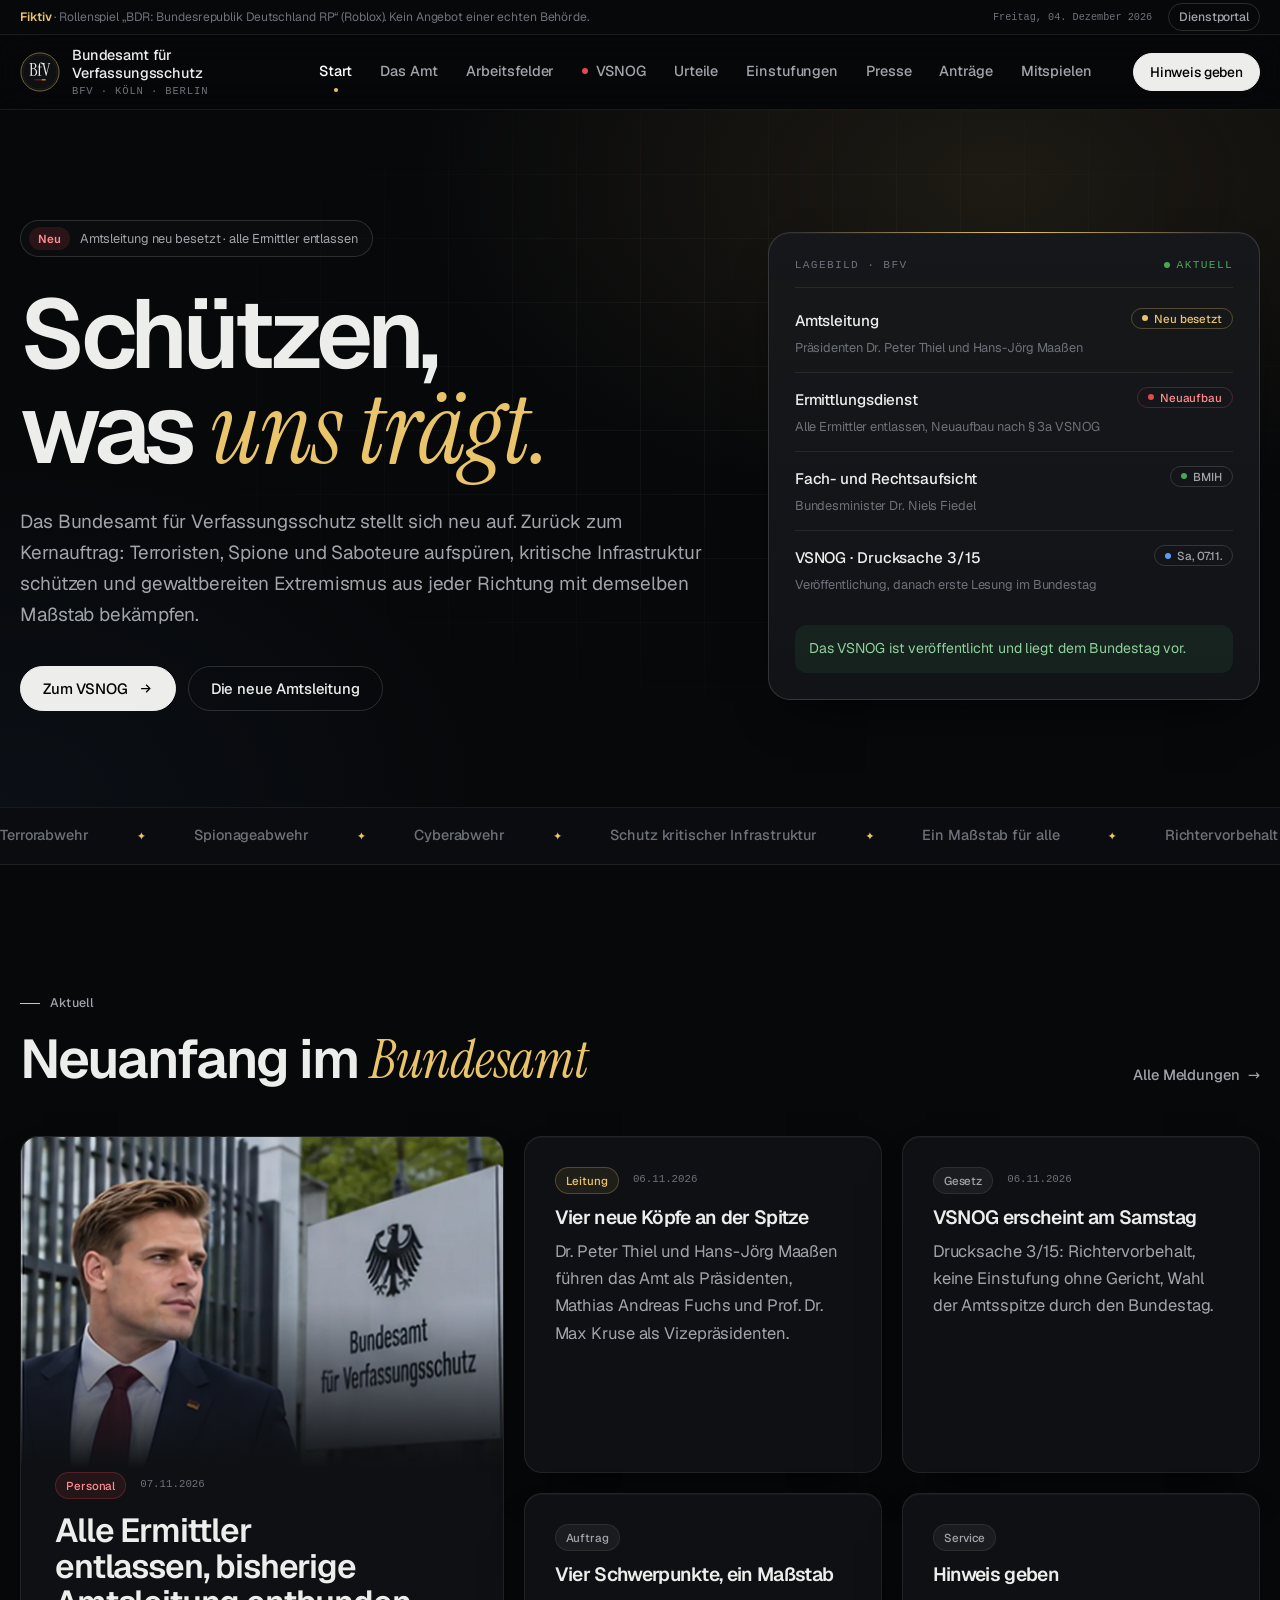
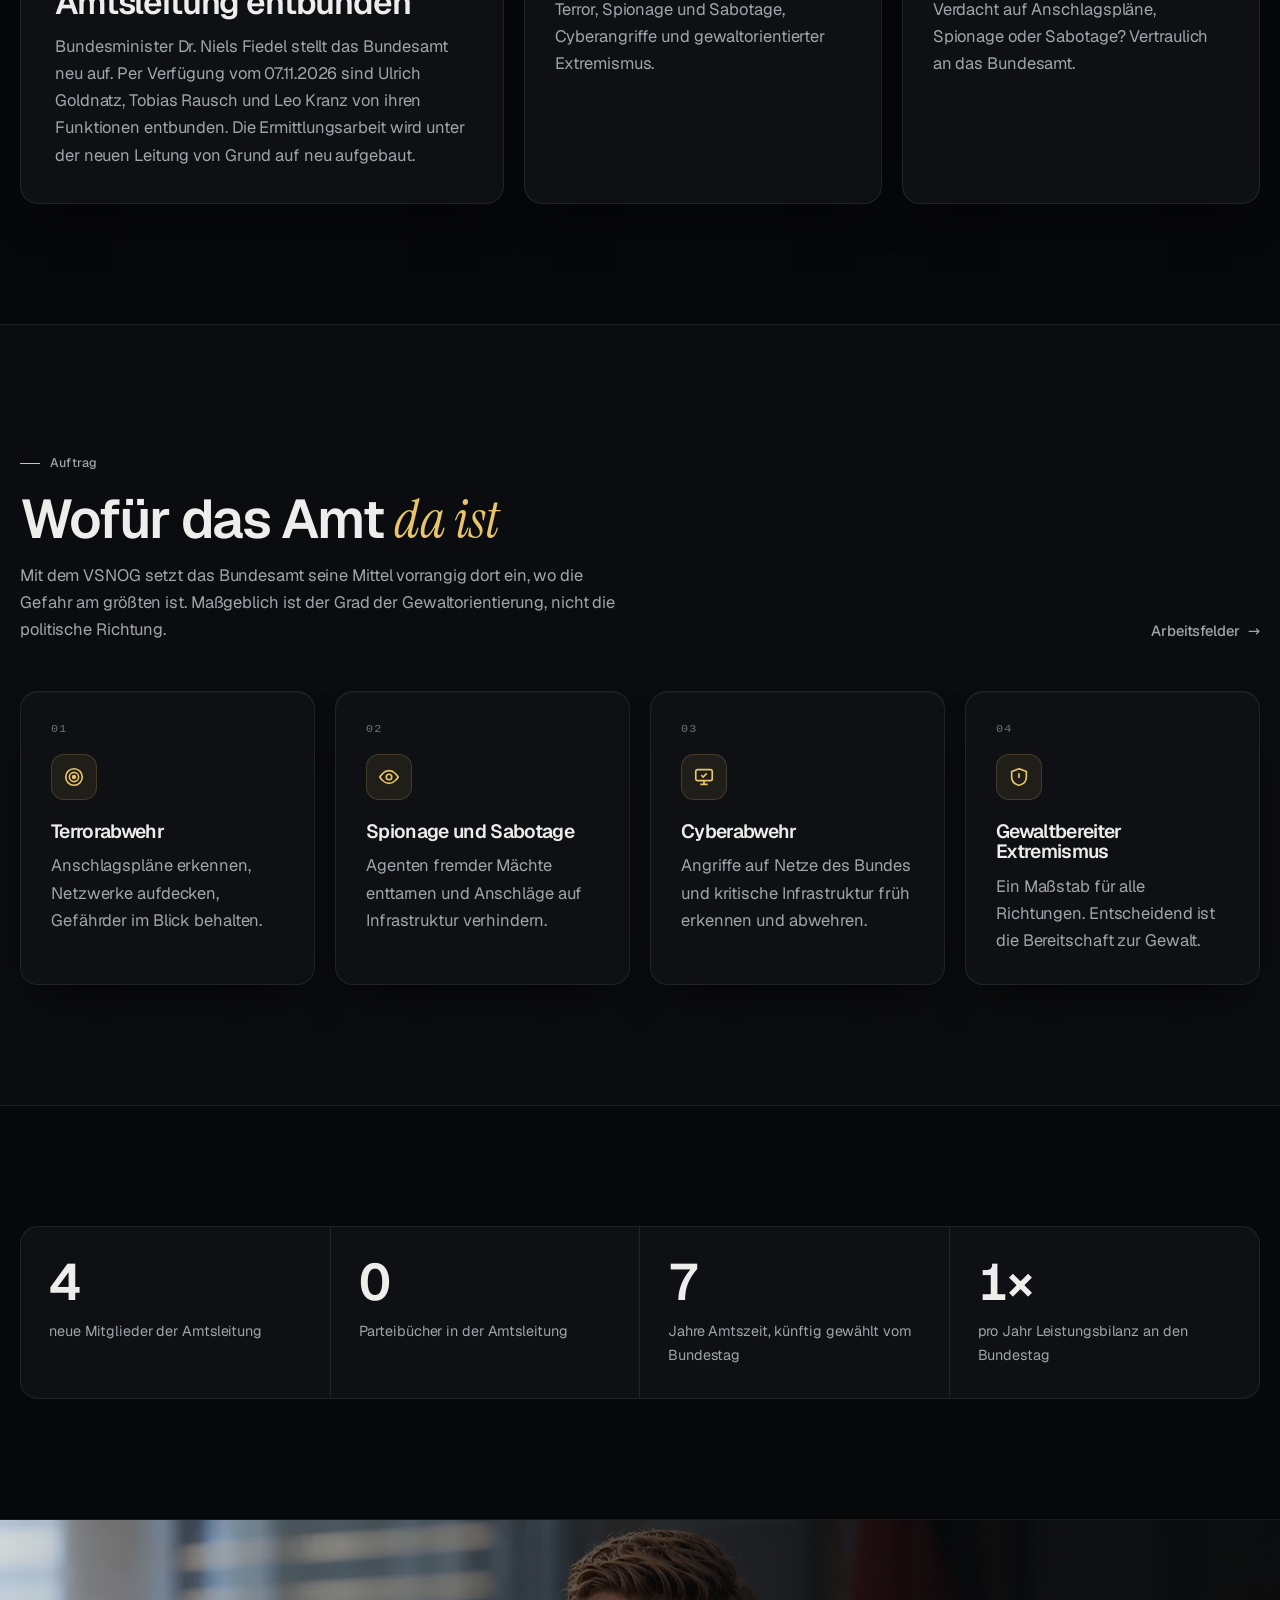
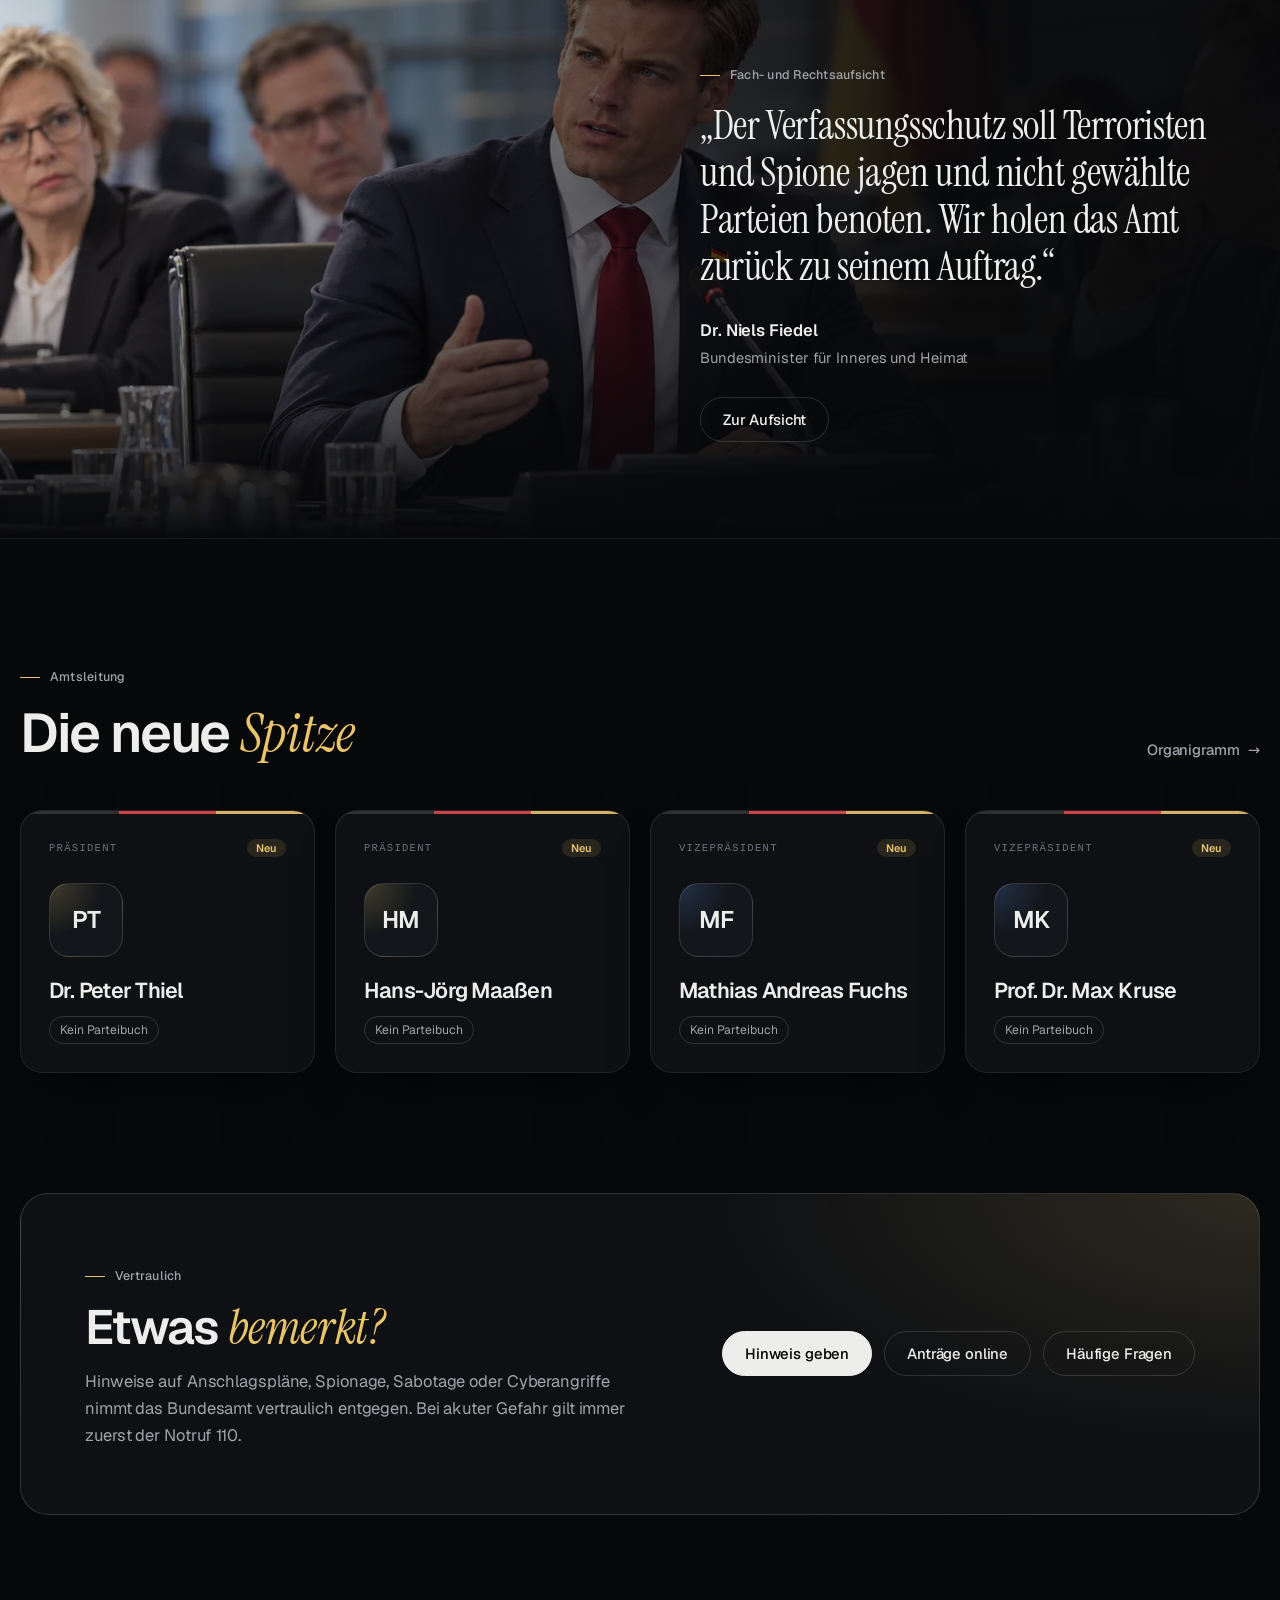
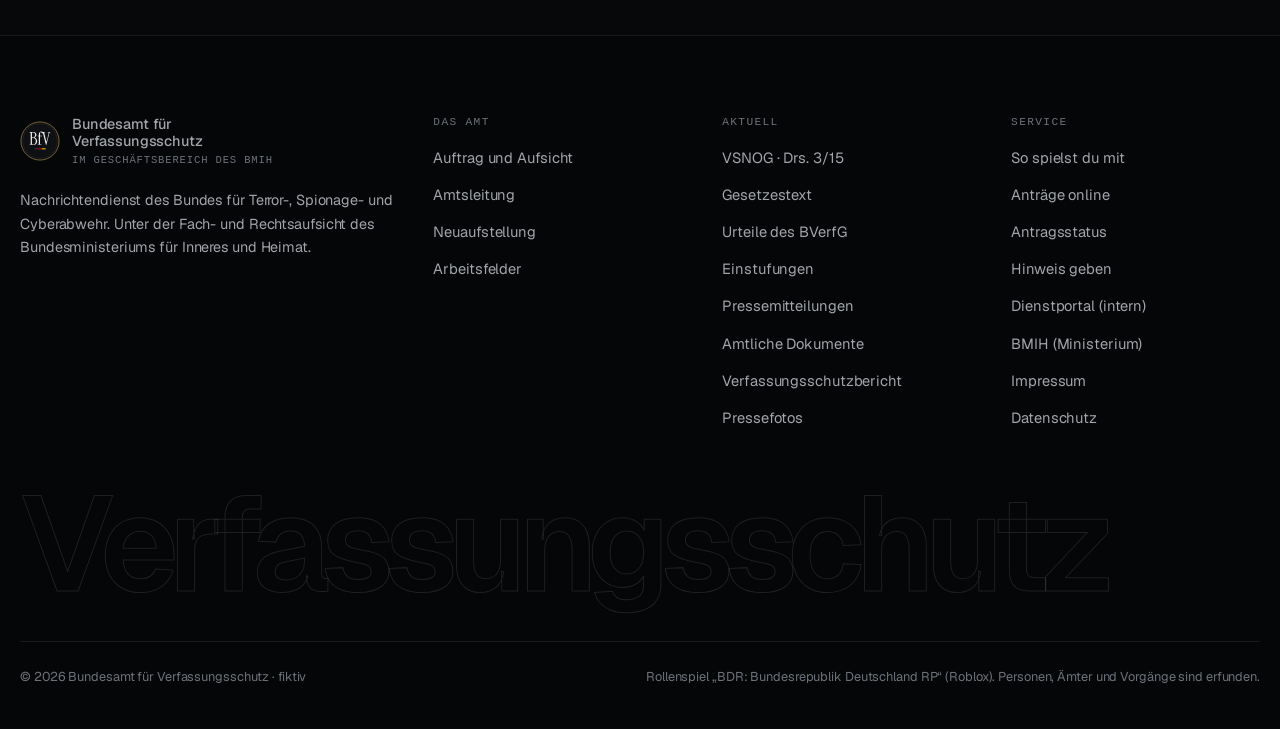
<file: index.html>
<!doctype html>
<html lang="de">
<head>
  <meta charset="utf-8">
  <meta name="viewport" content="width=device-width, initial-scale=1">
  <title>Bundesamt für Verfassungsschutz · fiktiv</title>
  <meta name="description" content="Bundesamt für Verfassungsschutz im Rollenspiel BDR: neue Amtsleitung, Neuaufstellung, VSNOG (Drucksache 3/15) und Arbeitsfelder Terror-, Spionage- und Cyberabwehr.">
  <meta name="robots" content="noindex, nofollow">
  <meta name="theme-color" content="#07080a">
  <link rel="icon" href="assets/emblem.svg" type="image/svg+xml">
  <link rel="preload" href="assets/fonts/geist.woff2" as="font" type="font/woff2" crossorigin>
  <link rel="stylesheet" href="assets/vs.css?v=5">
</head>
<body data-page="start">
  <main id="main">
    <section class="hero">
      <div class="hero-grid" aria-hidden="true"></div>
      <div class="container hero-in">
        <div>
          <a class="eyebrow reveal" href="amt.html#personal"><b>Neu</b> Amtsleitung neu besetzt · alle Ermittler entlassen</a>
          <h1 class="reveal" style="--d:.05s">Schützen, was <span class="s">uns trägt.</span></h1>
          <p class="lead reveal" style="--d:.1s">Das Bundesamt für Verfassungsschutz stellt sich neu auf. Zurück zum Kernauftrag: Terroristen, Spione und Saboteure aufspüren, kritische Infrastruktur schützen und gewaltbereiten Extremismus aus jeder Richtung mit demselben Maßstab bekämpfen.</p>
          <div class="actions reveal" style="--d:.15s">
            <a class="btn btn-primary" href="vsnog.html">Zum VSNOG <svg viewBox="0 0 24 24" fill="none" stroke="currentColor" stroke-width="2" aria-hidden="true"><path d="M5 12h14M13 6l6 6-6 6"/></svg></a>
            <a class="btn" href="amt.html#leitung">Die neue Amtsleitung</a>
          </div>
        </div>
        <aside class="lage reveal" style="--d:.2s" data-release="2026-11-07T00:00:00+01:00" aria-label="Lagebild">
          <div class="lage-head"><span>Lagebild · BfV</span><span class="live">Aktuell</span></div>
          <ul>
            <li><b>Amtsleitung</b><span class="pill gold">Neu besetzt</span><small>Präsidenten Dr. Peter Thiel und Hans-Jörg Maaßen</small></li>
            <li><b>Ermittlungsdienst</b><span class="pill red">Neuaufbau</span><small>Alle Ermittler entlassen, Neuaufbau nach § 3a VSNOG</small></li>
            <li><b>Fach- und Rechtsaufsicht</b><span class="pill ok">BMIH</span><small>Bundesminister Dr. Niels Fiedel</small></li>
            <li><b>VSNOG · Drucksache 3/15</b><span class="pill blue">Sa, 07.11.</span><small>Veröffentlichung, danach erste Lesung im Bundestag</small></li>
          </ul>
          <div class="mini-clock" data-clock role="timer" aria-label="Zeit bis zur Veröffentlichung des VSNOG">
            <div><b>00</b><span>Tage</span></div><div><b>00</b><span>Std.</span></div><div><b>00</b><span>Min.</span></div><div><b>00</b><span>Sek.</span></div>
          </div>
          <p class="live-note">Das VSNOG ist veröffentlicht und liegt dem Bundestag vor.</p>
        </aside>
      </div>
    </section>

    <div class="marquee" aria-hidden="true"><div class="marquee-run">
      <span>Terrorabwehr</span><span>Spionageabwehr</span><span>Cyberabwehr</span><span>Schutz kritischer Infrastruktur</span><span>Ein Maßstab für alle</span><span>Richtervorbehalt</span><span>Kontrolle durch den Bundestag</span>
      <span>Terrorabwehr</span><span>Spionageabwehr</span><span>Cyberabwehr</span><span>Schutz kritischer Infrastruktur</span><span>Ein Maßstab für alle</span><span>Richtervorbehalt</span><span>Kontrolle durch den Bundestag</span>
    </div></div>

    <section class="section">
      <div class="container">
        <div class="section-head"><div><span class="kicker">Aktuell</span><h2>Neuanfang im <span class="s">Bundesamt</span></h2></div><a class="more" href="presse.html">Alle Meldungen</a></div>
        <div class="bento">
          <a class="card feature lift reveal" href="amt.html#personal">
            <figure><img src="assets/fotos/bfv.webp" alt="Bundesminister Dr. Niels Fiedel vor dem Bundesamt für Verfassungsschutz" width="978" height="684" decoding="async"></figure>
            <div class="body">
              <div class="meta"><span class="tag red">Personal</span><time datetime="2026-11-07">07.11.2026</time></div>
              <h3>Alle Ermittler entlassen, bisherige Amtsleitung entbunden</h3>
              <p style="margin-top:12px">Bundesminister Dr. Niels Fiedel stellt das Bundesamt neu auf. Per Verfügung vom 07.11.2026 sind Ulrich Goldnatz, Tobias Rausch und Leo Kranz von ihren Funktionen entbunden. Die Ermittlungsarbeit wird unter der neuen Leitung von Grund auf neu aufgebaut.</p>
            </div>
          </a>
          <a class="card lift reveal" style="--d:.05s" href="amt.html#leitung">
            <div class="meta"><span class="tag gold">Leitung</span><time datetime="2026-11-06">06.11.2026</time></div>
            <h3>Vier neue Köpfe an der Spitze</h3>
            <p>Dr. Peter Thiel und Hans-Jörg Maaßen führen das Amt als Präsidenten, Mathias Andreas Fuchs und Prof. Dr. Max Kruse als Vizepräsidenten.</p>
          </a>
          <a class="card lift reveal" style="--d:.1s" href="vsnog.html">
            <div class="meta"><span class="tag">Gesetz</span><time datetime="2026-11-06">06.11.2026</time></div>
            <h3>VSNOG erscheint am Samstag</h3>
            <p>Drucksache 3/15: Richtervorbehalt, keine Einstufung ohne Gericht, Wahl der Amtsspitze durch den Bundestag.</p>
          </a>
          <a class="card lift reveal" style="--d:.15s" href="aufgaben.html">
            <div class="meta"><span class="tag">Auftrag</span></div>
            <h3>Vier Schwerpunkte, ein Maßstab</h3>
            <p>Terror, Spionage und Sabotage, Cyberangriffe und gewaltorientierter Extremismus.</p>
          </a>
          <a class="card lift reveal" style="--d:.2s" href="hinweise.html">
            <div class="meta"><span class="tag">Service</span></div>
            <h3>Hinweis geben</h3>
            <p>Verdacht auf Anschlagspläne, Spionage oder Sabotage? Vertraulich an das Bundesamt.</p>
          </a>
        </div>
      </div>
    </section>

    <section class="section alt">
      <div class="container">
        <div class="section-head"><div><span class="kicker">Auftrag</span><h2>Wofür das Amt <span class="s">da ist</span></h2><p>Mit dem VSNOG setzt das Bundesamt seine Mittel vorrangig dort ein, wo die Gefahr am größten ist. Maßgeblich ist der Grad der Gewaltorientierung, nicht die politische Richtung.</p></div><a class="more" href="aufgaben.html">Arbeitsfelder</a></div>
        <div class="grid-4">
          <a class="card lift reveal" href="aufgaben.html#terror"><span class="num">01</span><div class="ico"><svg viewBox="0 0 24 24" fill="none" stroke="currentColor" stroke-width="1.8" aria-hidden="true"><circle cx="12" cy="12" r="9"/><circle cx="12" cy="12" r="5"/><circle cx="12" cy="12" r="1.5" fill="currentColor"/></svg></div><h3>Terrorabwehr</h3><p>Anschlagspläne erkennen, Netzwerke aufdecken, Gefährder im Blick behalten.</p></a>
          <a class="card lift reveal" style="--d:.05s" href="aufgaben.html#spionage"><span class="num">02</span><div class="ico"><svg viewBox="0 0 24 24" fill="none" stroke="currentColor" stroke-width="1.8" aria-hidden="true"><path d="M2 12s4-7 10-7 10 7 10 7-4 7-10 7S2 12 2 12Z"/><circle cx="12" cy="12" r="3"/></svg></div><h3>Spionage und Sabotage</h3><p>Agenten fremder Mächte enttarnen und Anschläge auf Infrastruktur verhindern.</p></a>
          <a class="card lift reveal" style="--d:.1s" href="aufgaben.html#cyber"><span class="num">03</span><div class="ico"><svg viewBox="0 0 24 24" fill="none" stroke="currentColor" stroke-width="1.8" aria-hidden="true"><rect x="3" y="4" width="18" height="12" rx="2"/><path d="M8 20h8M12 16v4M9 10l2 2 4-4"/></svg></div><h3>Cyberabwehr</h3><p>Angriffe auf Netze des Bundes und kritische Infrastruktur früh erkennen und abwehren.</p></a>
          <a class="card lift reveal" style="--d:.15s" href="aufgaben.html#extremismus"><span class="num">04</span><div class="ico"><svg viewBox="0 0 24 24" fill="none" stroke="currentColor" stroke-width="1.8" aria-hidden="true"><path d="M12 3 4 6v6c0 5 3.5 8 8 9 4.5-1 8-4 8-9V6l-8-3Z"/><path d="M12 8v5M12 16h.01"/></svg></div><h3>Gewaltbereiter Extremismus</h3><p>Ein Maßstab für alle Richtungen. Entscheidend ist die Bereitschaft zur Gewalt.</p></a>
        </div>
      </div>
    </section>

    <section class="section">
      <div class="container">
        <div class="stats reveal">
          <div class="stat"><b>4</b><span>neue Mitglieder der Amtsleitung</span></div>
          <div class="stat"><b>0</b><span>Parteibücher in der Amtsleitung</span></div>
          <div class="stat"><b>7</b><span>Jahre Amtszeit, künftig gewählt vom Bundestag</span></div>
          <div class="stat"><b>1×</b><span>pro Jahr Leistungsbilanz an den Bundestag</span></div>
        </div>
      </div>
    </section>

    <section class="stage">
      <img src="assets/fotos/innenausschuss.webp" alt="Bundesminister Dr. Niels Fiedel in einer Sitzung des Innenausschusses" width="1672" height="941" loading="lazy" decoding="async">
      <div class="container">
        <figure class="reveal">
          <span class="kicker">Fach- und Rechtsaufsicht</span>
          <blockquote>„Der Verfassungsschutz soll Terroristen und Spione jagen und nicht gewählte Parteien benoten. Wir holen das Amt zurück zu seinem Auftrag.“</blockquote>
          <figcaption><b>Dr. Niels Fiedel</b><span>Bundesminister für Inneres und Heimat</span></figcaption>
          <a class="btn" href="amt.html#aufsicht">Zur Aufsicht</a>
        </figure>
      </div>
    </section>

    <section class="section">
      <div class="container">
        <div class="section-head"><div><span class="kicker">Amtsleitung</span><h2>Die neue <span class="s">Spitze</span></h2></div><a class="more" href="amt.html#leitung">Organigramm</a></div>
        <div class="grid-4">
          <article class="person reveal" data-rank="p"><div class="top"><span>Präsident</span><span class="new">Neu</span></div><div class="av" aria-hidden="true">PT</div><h3>Dr. Peter Thiel</h3><span class="party">Kein Parteibuch</span></article>
          <article class="person reveal" data-rank="p" style="--d:.05s"><div class="top"><span>Präsident</span><span class="new">Neu</span></div><div class="av" aria-hidden="true">HM</div><h3>Hans-Jörg Maaßen</h3><span class="party">Kein Parteibuch</span></article>
          <article class="person reveal" data-rank="v" style="--d:.1s"><div class="top"><span>Vizepräsident</span><span class="new">Neu</span></div><div class="av" aria-hidden="true">MF</div><h3>Mathias Andreas Fuchs</h3><span class="party">Kein Parteibuch</span></article>
          <article class="person reveal" data-rank="v" style="--d:.15s"><div class="top"><span>Vizepräsident</span><span class="new">Neu</span></div><div class="av" aria-hidden="true">MK</div><h3>Prof. Dr. Max Kruse</h3><span class="party">Kein Parteibuch</span></article>
        </div>
      </div>
    </section>

    <section class="section" style="padding-top:0">
      <div class="container">
        <div class="cta reveal">
          <div><span class="kicker">Vertraulich</span><h2>Etwas <span class="s">bemerkt?</span></h2><p>Hinweise auf Anschlagspläne, Spionage, Sabotage oder Cyberangriffe nimmt das Bundesamt vertraulich entgegen. Bei akuter Gefahr gilt immer zuerst der Notruf 110.</p></div>
          <div class="actions"><a class="btn btn-primary" href="hinweise.html">Hinweis geben</a><a class="btn" href="antraege.html">Anträge online</a><a class="btn" href="vsnog.html#fragen">Häufige Fragen</a></div>
        </div>
      </div>
    </section>
  </main>
  <script src="assets/vs.js?v=8"></script>
</body>
</html>
</file>
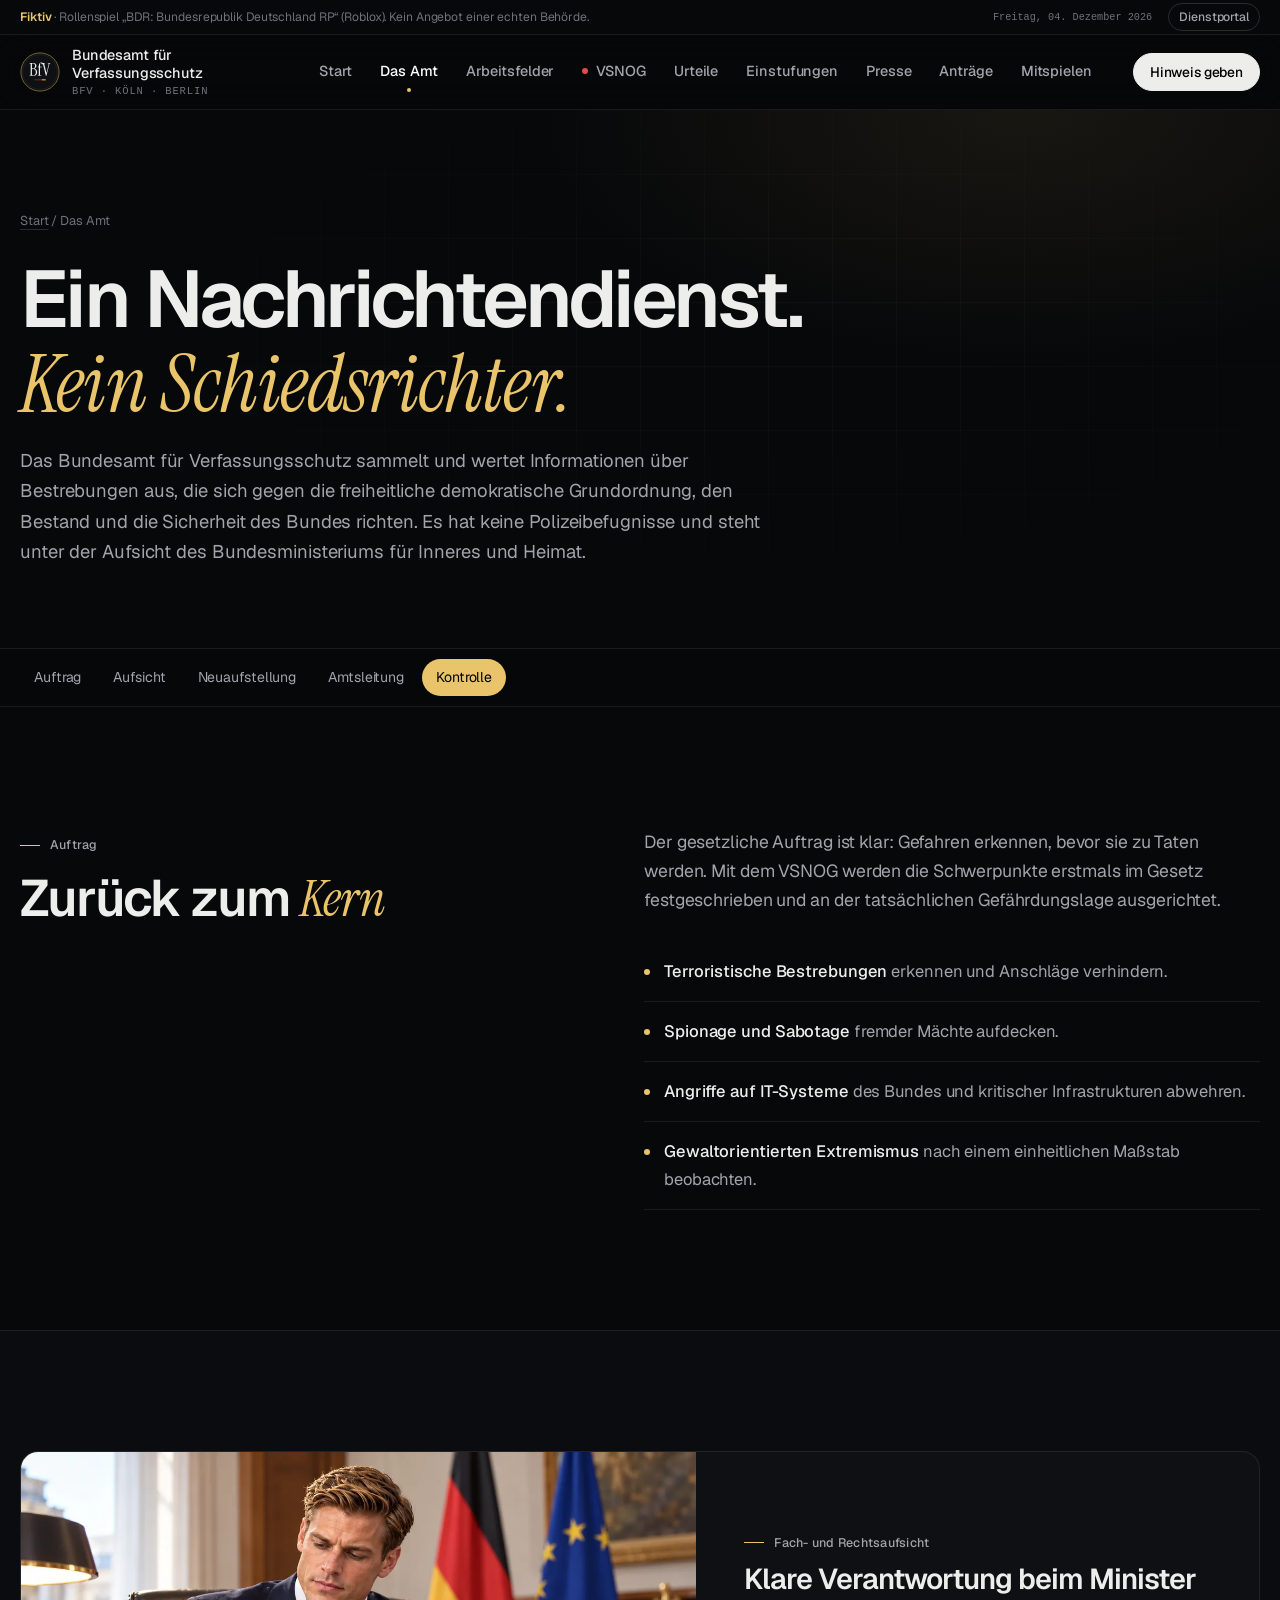
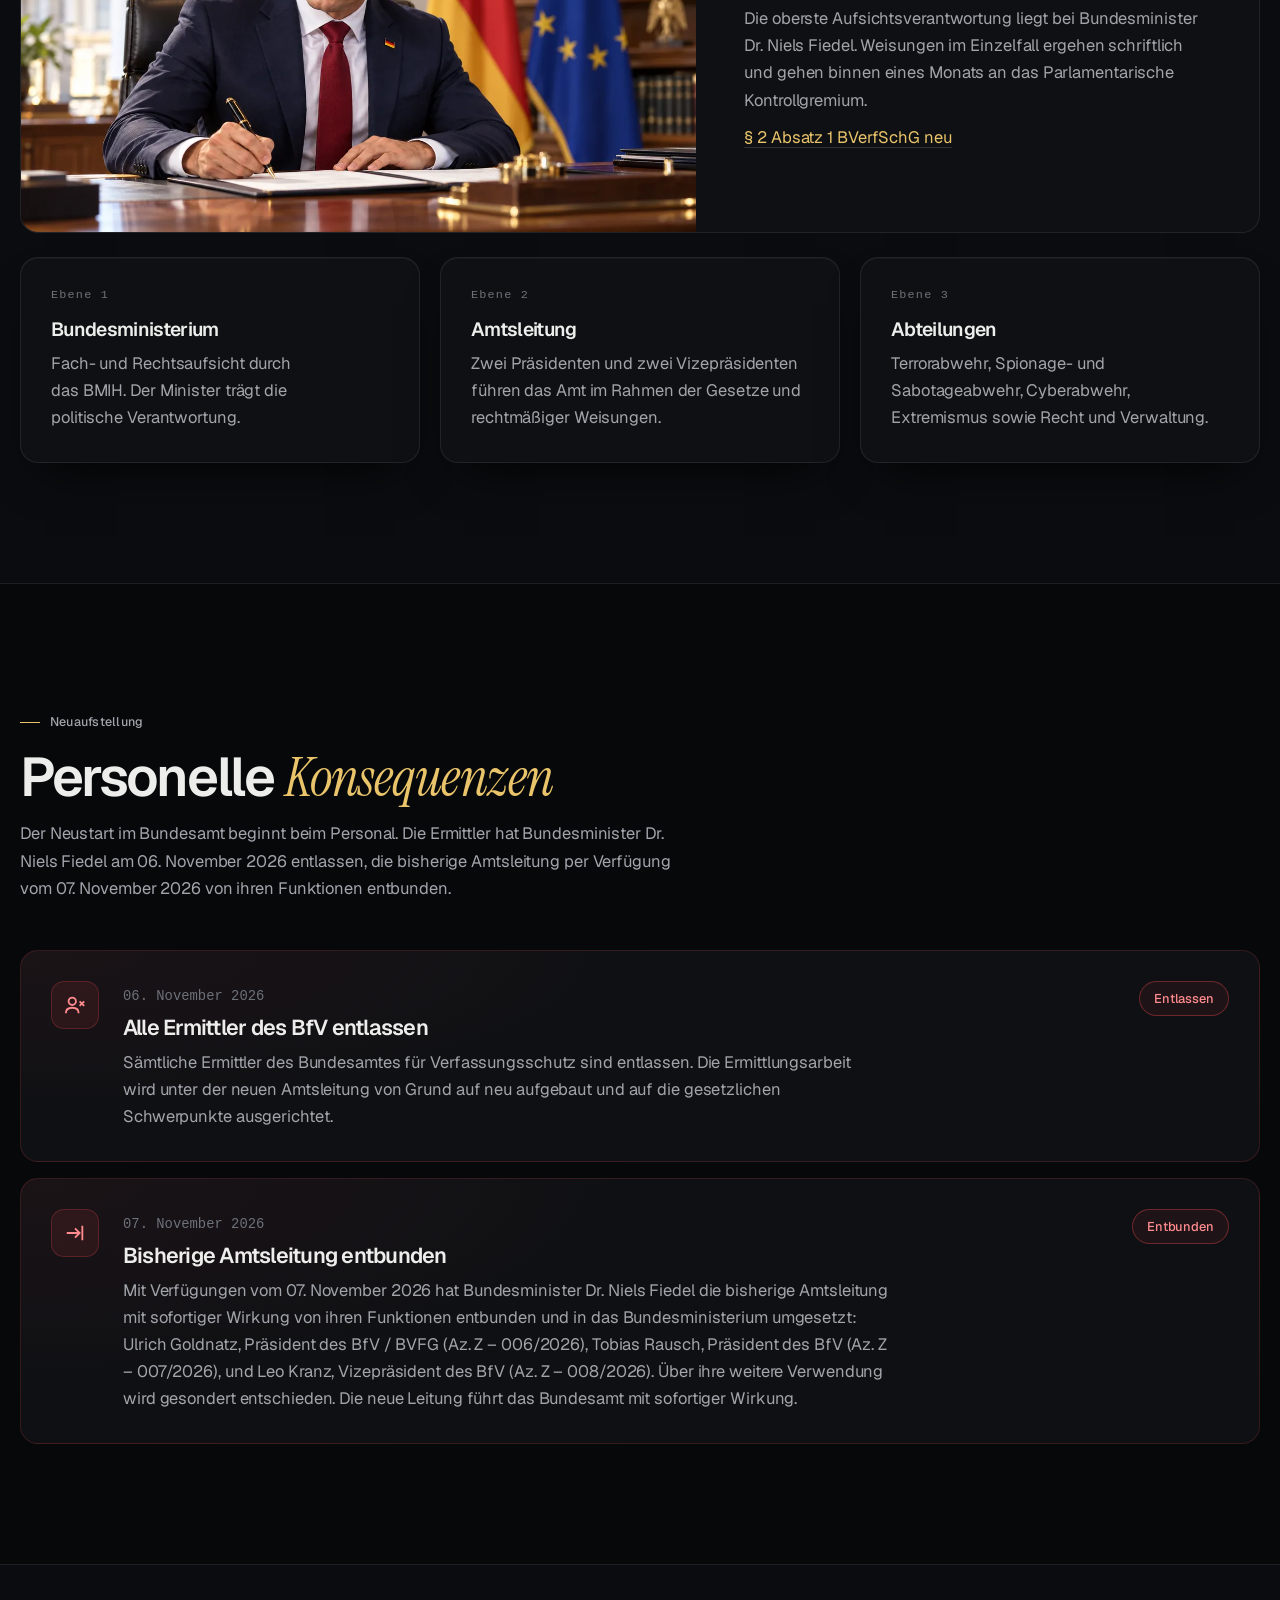
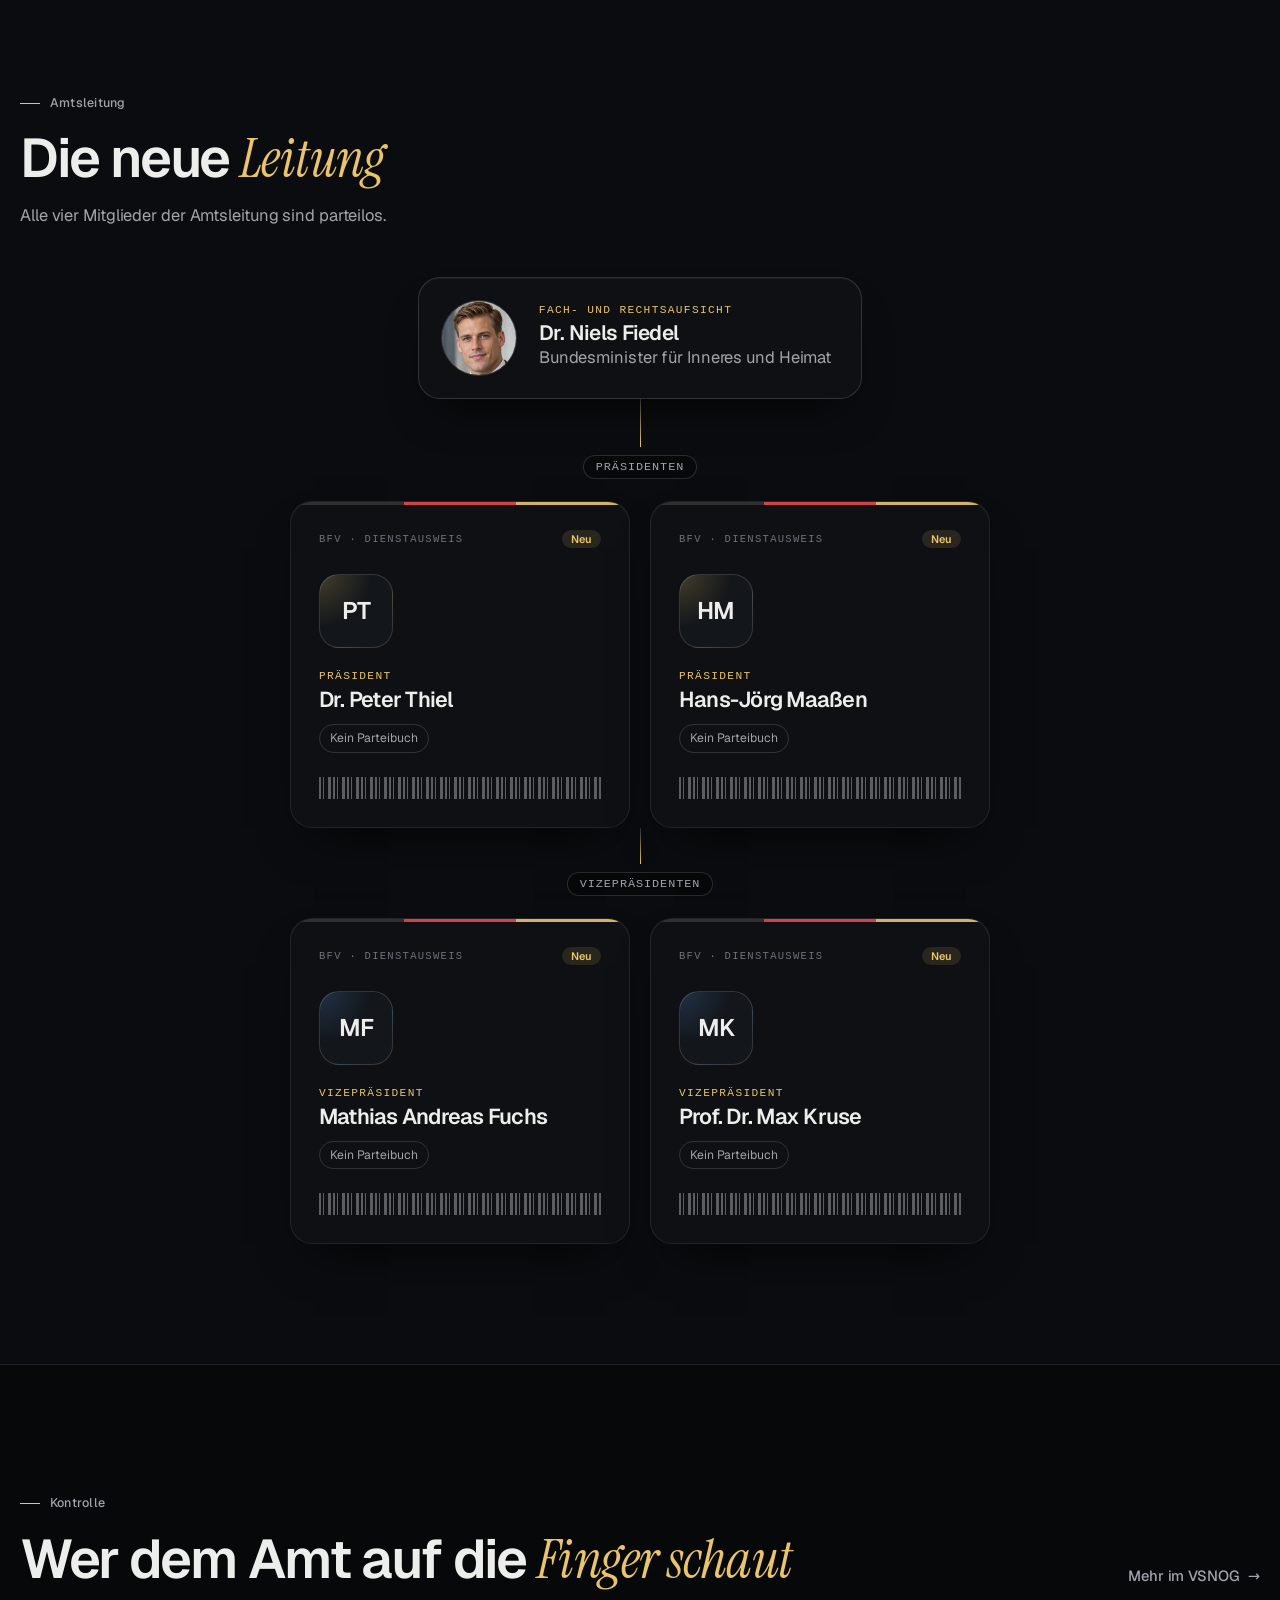
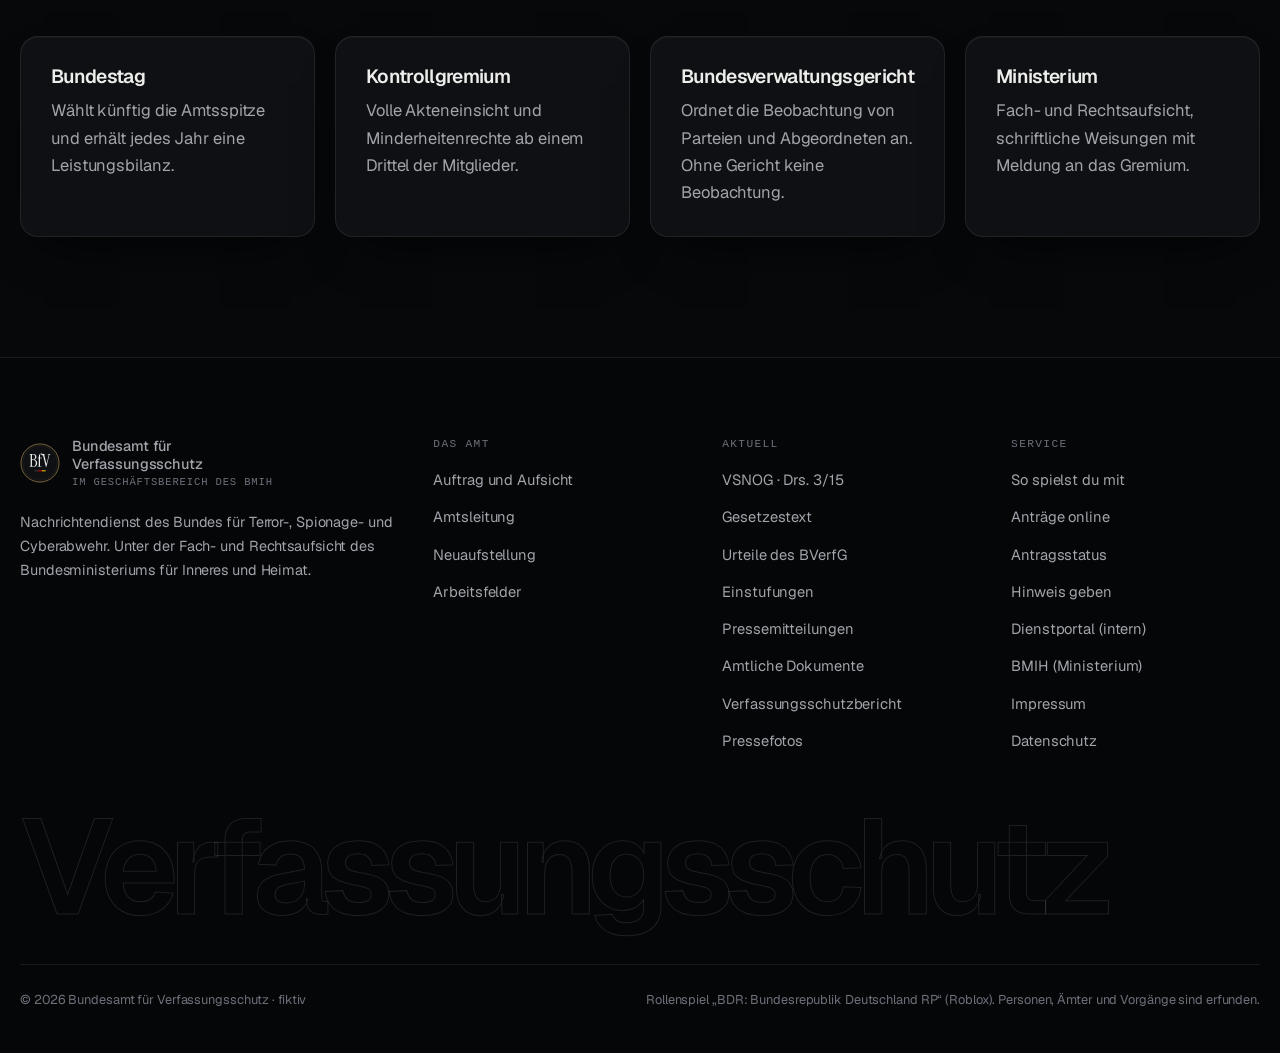
<file: amt.html>
<!doctype html>
<html lang="de">
<head>
  <meta charset="utf-8">
  <meta name="viewport" content="width=device-width, initial-scale=1">
  <title>Das Amt · Bundesamt für Verfassungsschutz · fiktiv</title>
  <meta name="description" content="Auftrag, Aufsicht, Neuaufstellung und die neue Amtsleitung des Bundesamtes für Verfassungsschutz (fiktiv).">
  <meta name="robots" content="noindex, nofollow">
  <meta name="theme-color" content="#07080a">
  <link rel="icon" href="assets/emblem.svg" type="image/svg+xml">
  <link rel="preload" href="assets/fonts/geist.woff2" as="font" type="font/woff2" crossorigin>
  <link rel="stylesheet" href="assets/vs.css?v=5">
</head>
<body data-page="amt">
  <main id="main">
    <section class="page-head">
      <div class="hero-grid" aria-hidden="true"></div>
      <div class="container">
        <nav class="crumbs" aria-label="Brotkrumen"><a href="index.html">Start</a> / Das Amt</nav>
        <h1 class="reveal">Ein Nachrichtendienst. <span class="s">Kein Schiedsrichter.</span></h1>
        <p class="reveal" style="--d:.05s">Das Bundesamt für Verfassungsschutz sammelt und wertet Informationen über Bestrebungen aus, die sich gegen die freiheitliche demokratische Grundordnung, den Bestand und die Sicherheit des Bundes richten. Es hat keine Polizeibefugnisse und steht unter der Aufsicht des Bundesministeriums für Inneres und Heimat.</p>
      </div>
    </section>

    <nav class="subnav" aria-label="Auf dieser Seite"><div class="container">
      <a href="#auftrag">Auftrag</a><a href="#aufsicht">Aufsicht</a><a href="#personal">Neuaufstellung</a><a href="#leitung">Amtsleitung</a><a href="#kontrolle">Kontrolle</a>
    </div></nav>

    <section class="section" id="auftrag">
      <div class="container two">
        <div><span class="kicker">Auftrag</span><h2 style="font-size:clamp(2rem,4.4vw,3.2rem)">Zurück zum <span class="s">Kern</span></h2></div>
        <div>
          <p class="muted" style="font-size:1.1rem">Der gesetzliche Auftrag ist klar: Gefahren erkennen, bevor sie zu Taten werden. Mit dem VSNOG werden die Schwerpunkte erstmals im Gesetz festgeschrieben und an der tatsächlichen Gefährdungslage ausgerichtet.</p>
          <ul class="list-plain" style="margin-top:28px">
            <li><span><b>Terroristische Bestrebungen</b> erkennen und Anschläge verhindern.</span></li>
            <li><span><b>Spionage und Sabotage</b> fremder Mächte aufdecken.</span></li>
            <li><span><b>Angriffe auf IT-Systeme</b> des Bundes und kritischer Infrastrukturen abwehren.</span></li>
            <li><span><b>Gewaltorientierten Extremismus</b> nach einem einheitlichen Maßstab beobachten.</span></li>
          </ul>
        </div>
      </div>
    </section>

    <section class="section alt" id="aufsicht">
      <div class="container">
        <figure class="photo-band reveal">
          <img src="assets/fotos/buero-unterschrift.webp" alt="Bundesminister Dr. Niels Fiedel bei einer Unterzeichnung im Ministerbüro" width="1672" height="941" loading="lazy" decoding="async">
          <figcaption>
            <span class="kicker" style="margin:0">Fach- und Rechtsaufsicht</span>
            <b>Klare Verantwortung beim Minister</b>
            <span>Die oberste Aufsichtsverantwortung liegt bei Bundesminister Dr. Niels Fiedel. Weisungen im Einzelfall ergehen schriftlich und gehen binnen eines Monats an das Parlamentarische Kontrollgremium.</span>
            <a href="vsnog.html#art1" style="color:var(--gold)">§ 2 Absatz 1 BVerfSchG neu</a>
          </figcaption>
        </figure>
        <div class="grid-3">
          <article class="card reveal"><span class="num">Ebene 1</span><h3>Bundesministerium</h3><p>Fach- und Rechtsaufsicht durch das BMIH. Der Minister trägt die politische Verantwortung.</p></article>
          <article class="card reveal" style="--d:.05s"><span class="num">Ebene 2</span><h3>Amtsleitung</h3><p>Zwei Präsidenten und zwei Vizepräsidenten führen das Amt im Rahmen der Gesetze und rechtmäßiger Weisungen.</p></article>
          <article class="card reveal" style="--d:.1s"><span class="num">Ebene 3</span><h3>Abteilungen</h3><p>Terrorabwehr, Spionage- und Sabotageabwehr, Cyberabwehr, Extremismus sowie Recht und Verwaltung.</p></article>
        </div>
      </div>
    </section>

    <section class="section" id="personal">
      <div class="container">
        <div class="section-head"><div><span class="kicker">Neuaufstellung</span><h2>Personelle <span class="s">Konsequenzen</span></h2><p>Der Neustart im Bundesamt beginnt beim Personal. Die Ermittler hat Bundesminister Dr. Niels Fiedel am 06. November 2026 entlassen, die bisherige Amtsleitung per Verfügung vom 07. November 2026 von ihren Funktionen entbunden.</p></div></div>
        <article class="alert reveal">
          <div class="ic"><svg viewBox="0 0 24 24" fill="none" stroke="currentColor" stroke-width="2" aria-hidden="true"><circle cx="9" cy="8" r="4"/><path d="M2 21c0-4 3-6 7-6s7 2 7 6M17 8l5 5M22 8l-5 5"/></svg></div>
          <div><time datetime="2026-11-06">06. November 2026</time><h3>Alle Ermittler des BfV entlassen</h3><p>Sämtliche Ermittler des Bundesamtes für Verfassungsschutz sind entlassen. Die Ermittlungsarbeit wird unter der neuen Amtsleitung von Grund auf neu aufgebaut und auf die gesetzlichen Schwerpunkte ausgerichtet.</p></div>
          <span class="stamp">Entlassen</span>
        </article>
        <article class="alert reveal" style="--d:.05s">
          <div class="ic"><svg viewBox="0 0 24 24" fill="none" stroke="currentColor" stroke-width="2" aria-hidden="true"><path d="M3 12h13M12 7l5 5-5 5M20 4v16"/></svg></div>
          <div><time datetime="2026-11-07">07. November 2026</time><h3>Bisherige Amtsleitung entbunden</h3><p>Mit Verfügungen vom 07. November 2026 hat Bundesminister Dr. Niels Fiedel die bisherige Amtsleitung mit sofortiger Wirkung von ihren Funktionen entbunden und in das Bundesministerium umgesetzt: Ulrich Goldnatz, Präsident des BfV / BVFG (Az. Z – 006/2026), Tobias Rausch, Präsident des BfV (Az. Z – 007/2026), und Leo Kranz, Vizepräsident des BfV (Az. Z – 008/2026). Über ihre weitere Verwendung wird gesondert entschieden. Die neue Leitung führt das Bundesamt mit sofortiger Wirkung.</p></div>
          <span class="stamp">Entbunden</span>
        </article>
      </div>
    </section>

    <section class="section alt" id="leitung">
      <div class="container">
        <div class="section-head"><div><span class="kicker">Amtsleitung</span><h2>Die neue <span class="s">Leitung</span></h2><p>Alle vier Mitglieder der Amtsleitung sind parteilos.</p></div></div>
        <div class="org">
          <div class="org-top reveal"><img src="assets/fotos/minister-fiedel-av.webp" alt="" width="120" height="120"><div><span class="role">Fach- und Rechtsaufsicht</span><h3>Dr. Niels Fiedel</h3><span class="muted">Bundesminister für Inneres und Heimat</span></div></div>
          <div class="org-line" aria-hidden="true"></div>
          <span class="tier">Präsidenten</span>
          <div class="people">
            <article class="person reveal" data-rank="p"><div class="top"><span>BfV · Dienstausweis</span><span class="new">Neu</span></div><div class="av" aria-hidden="true">PT</div><span class="role">Präsident</span><h3>Dr. Peter Thiel</h3><span class="party">Kein Parteibuch</span><div class="code" aria-hidden="true"></div></article>
            <article class="person reveal" data-rank="p" style="--d:.05s"><div class="top"><span>BfV · Dienstausweis</span><span class="new">Neu</span></div><div class="av" aria-hidden="true">HM</div><span class="role">Präsident</span><h3>Hans-Jörg Maaßen</h3><span class="party">Kein Parteibuch</span><div class="code" aria-hidden="true"></div></article>
          </div>
          <div class="org-line" aria-hidden="true" style="height:36px"></div>
          <span class="tier">Vizepräsidenten</span>
          <div class="people">
            <article class="person reveal" data-rank="v"><div class="top"><span>BfV · Dienstausweis</span><span class="new">Neu</span></div><div class="av" aria-hidden="true">MF</div><span class="role">Vizepräsident</span><h3>Mathias Andreas Fuchs</h3><span class="party">Kein Parteibuch</span><div class="code" aria-hidden="true"></div></article>
            <article class="person reveal" data-rank="v" style="--d:.05s"><div class="top"><span>BfV · Dienstausweis</span><span class="new">Neu</span></div><div class="av" aria-hidden="true">MK</div><span class="role">Vizepräsident</span><h3>Prof. Dr. Max Kruse</h3><span class="party">Kein Parteibuch</span><div class="code" aria-hidden="true"></div></article>
          </div>
        </div>
      </div>
    </section>

    <section class="section" id="kontrolle">
      <div class="container">
        <div class="section-head"><div><span class="kicker">Kontrolle</span><h2>Wer dem Amt auf die <span class="s">Finger schaut</span></h2></div><a class="more" href="vsnog.html">Mehr im VSNOG</a></div>
        <div class="grid-4">
          <article class="card reveal"><h3>Bundestag</h3><p>Wählt künftig die Amtsspitze und erhält jedes Jahr eine Leistungsbilanz.</p></article>
          <article class="card reveal" style="--d:.05s"><h3>Kontrollgremium</h3><p>Volle Akteneinsicht und Minderheitenrechte ab einem Drittel der Mitglieder.</p></article>
          <article class="card reveal" style="--d:.1s"><h3>Bundesverwaltungsgericht</h3><p>Ordnet die Beobachtung von Parteien und Abgeordneten an. Ohne Gericht keine Beobachtung.</p></article>
          <article class="card reveal" style="--d:.15s"><h3>Ministerium</h3><p>Fach- und Rechtsaufsicht, schriftliche Weisungen mit Meldung an das Gremium.</p></article>
        </div>
      </div>
    </section>
  </main>
  <script src="assets/vs.js?v=8"></script>
</body>
</html>
</file>
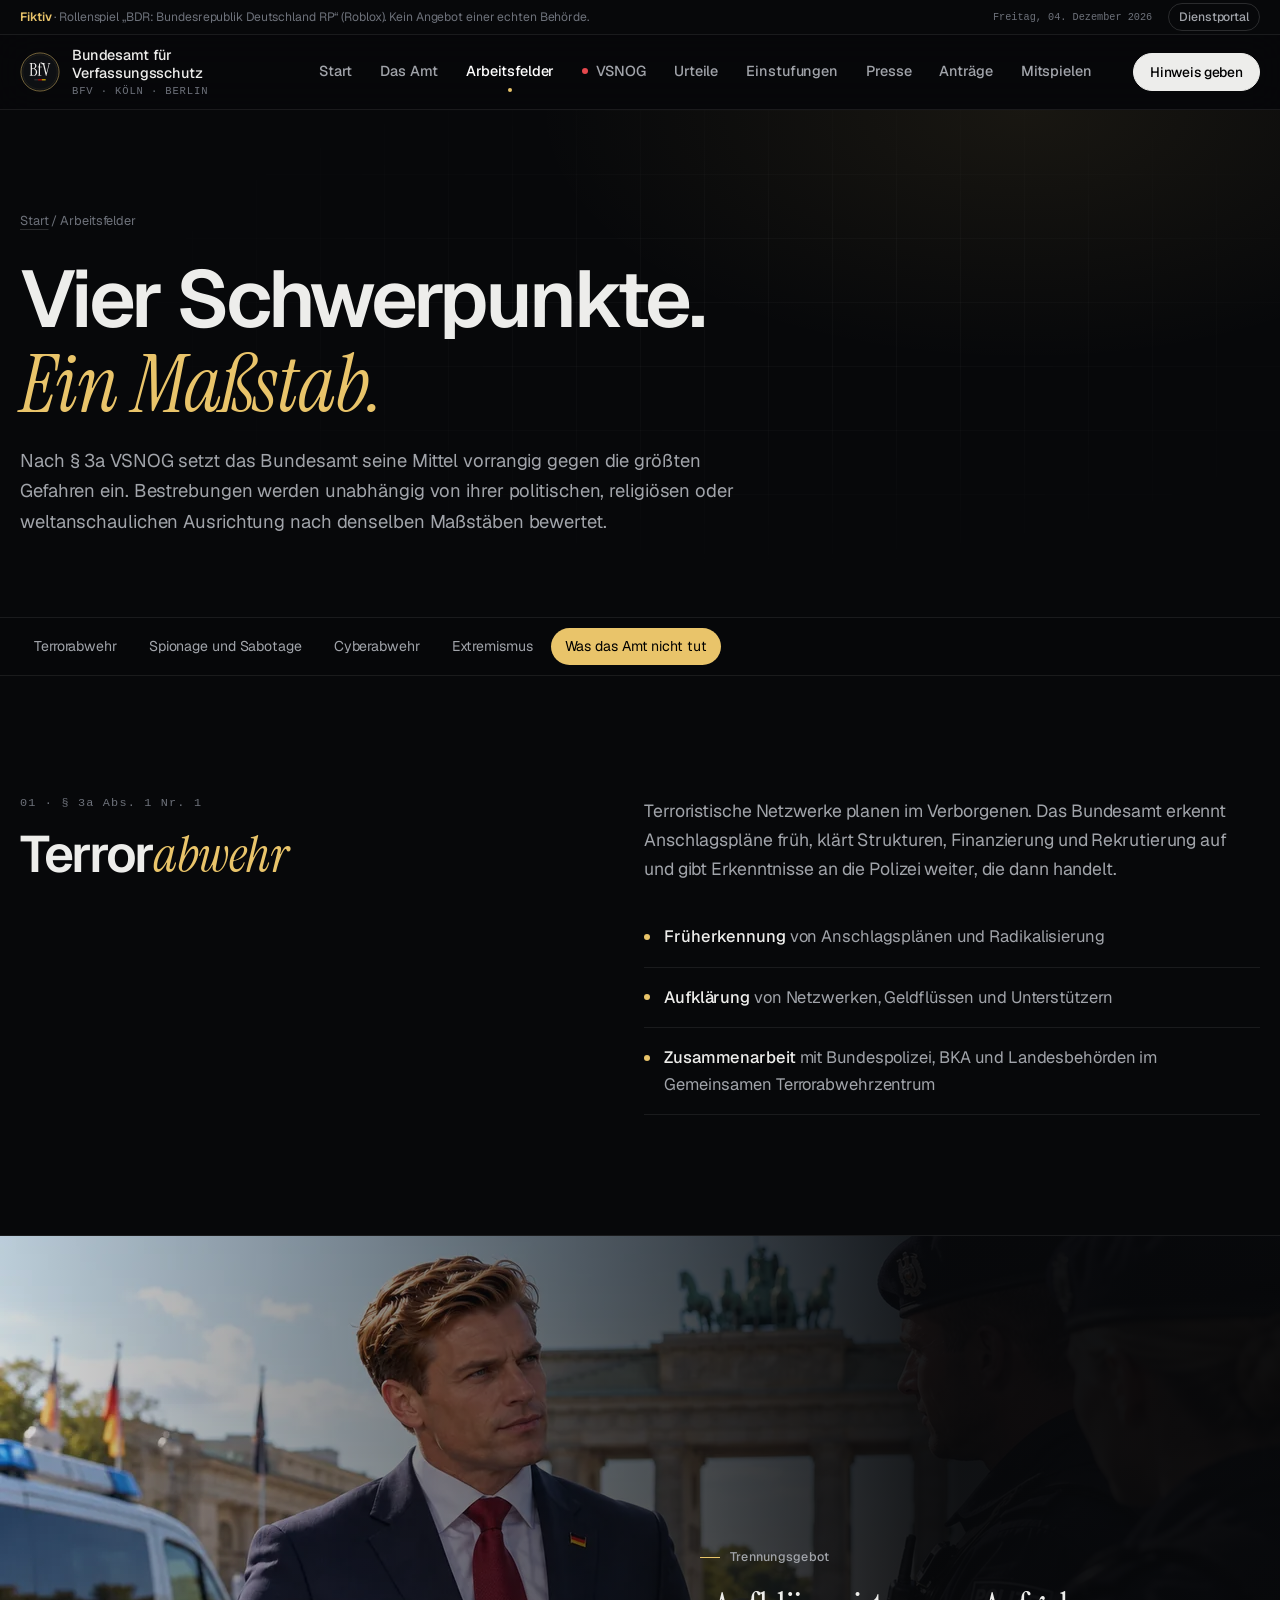
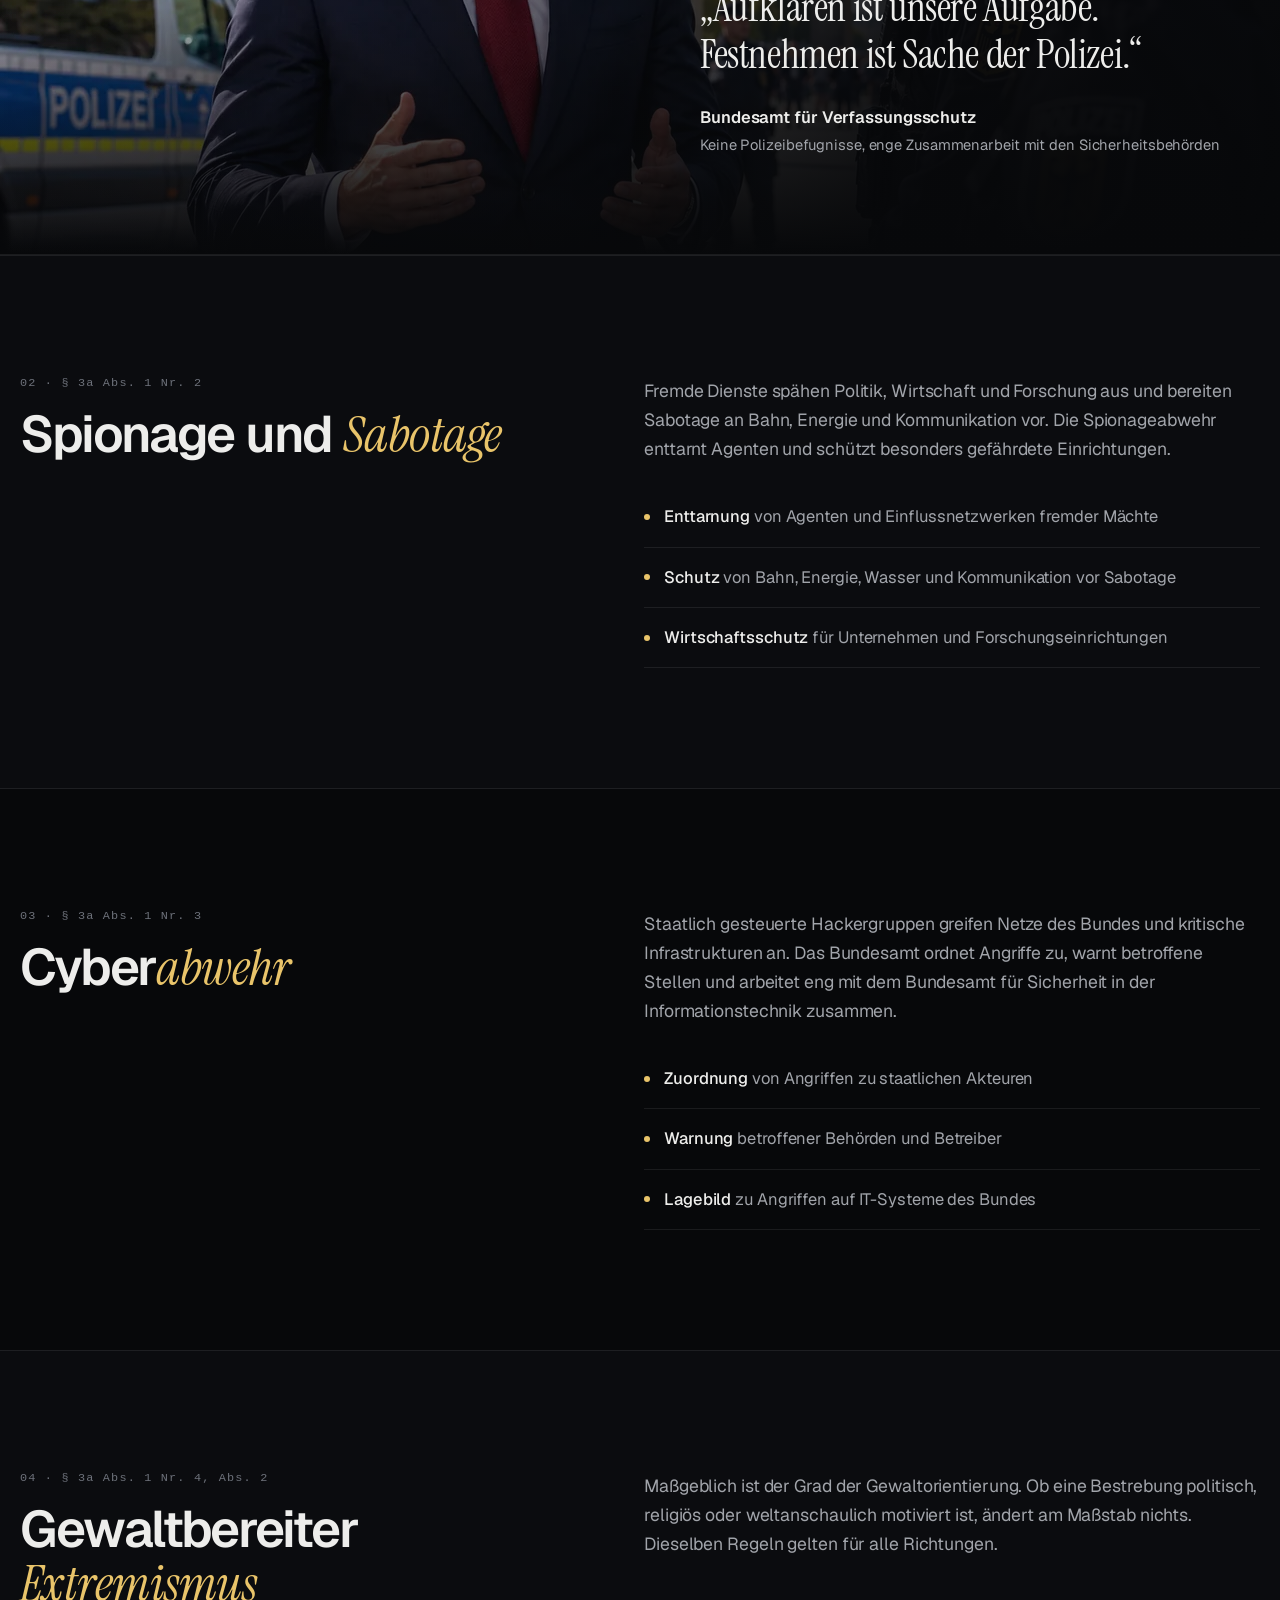
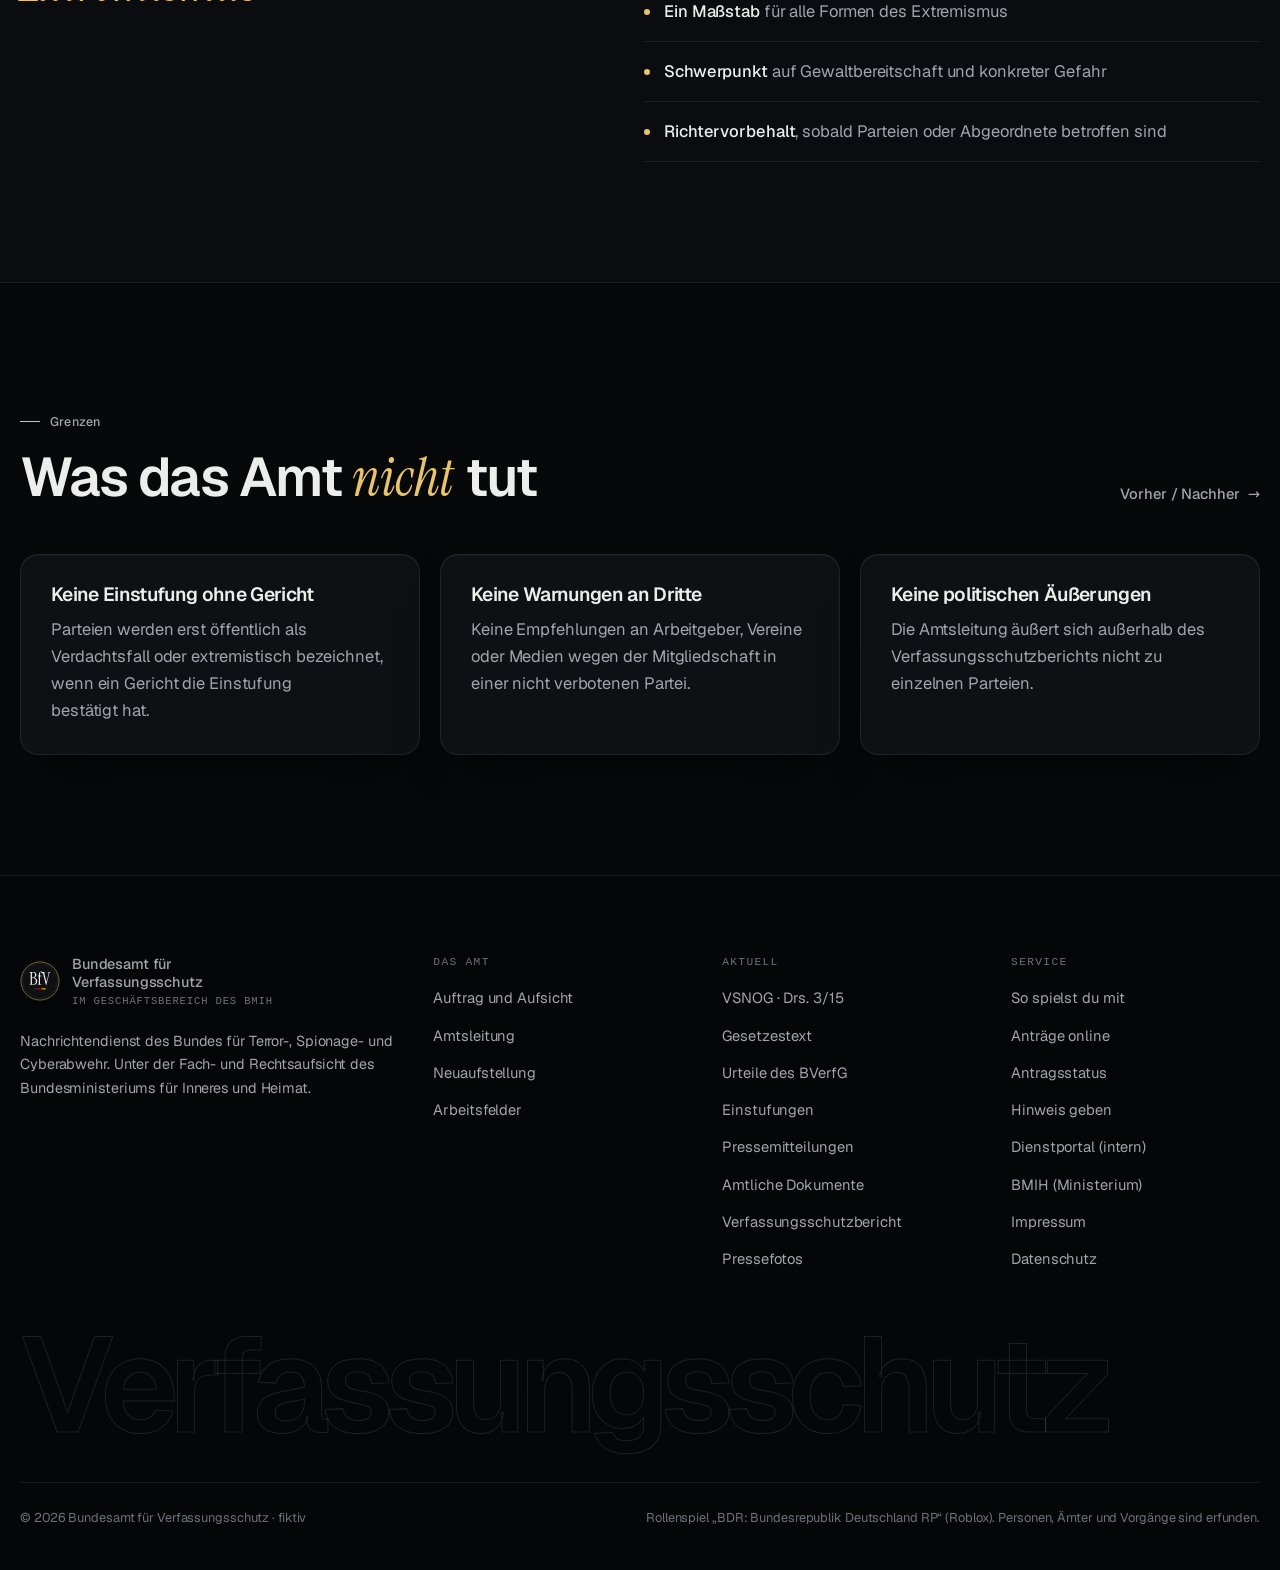
<file: aufgaben.html>
<!doctype html>
<html lang="de">
<head>
  <meta charset="utf-8">
  <meta name="viewport" content="width=device-width, initial-scale=1">
  <title>Arbeitsfelder · Bundesamt für Verfassungsschutz · fiktiv</title>
  <meta name="description" content="Die vier Schwerpunkte des Bundesamtes für Verfassungsschutz: Terrorabwehr, Spionage und Sabotage, Cyberabwehr, gewaltorientierter Extremismus (fiktiv).">
  <meta name="robots" content="noindex, nofollow">
  <meta name="theme-color" content="#07080a">
  <link rel="icon" href="assets/emblem.svg" type="image/svg+xml">
  <link rel="preload" href="assets/fonts/geist.woff2" as="font" type="font/woff2" crossorigin>
  <link rel="stylesheet" href="assets/vs.css?v=5">
</head>
<body data-page="aufgaben">
  <main id="main">
    <section class="page-head">
      <div class="hero-grid" aria-hidden="true"></div>
      <div class="container">
        <nav class="crumbs" aria-label="Brotkrumen"><a href="index.html">Start</a> / Arbeitsfelder</nav>
        <h1 class="reveal">Vier Schwerpunkte. <span class="s">Ein Maßstab.</span></h1>
        <p class="reveal" style="--d:.05s">Nach § 3a VSNOG setzt das Bundesamt seine Mittel vorrangig gegen die größten Gefahren ein. Bestrebungen werden unabhängig von ihrer politischen, religiösen oder weltanschaulichen Ausrichtung nach denselben Maßstäben bewertet.</p>
      </div>
    </section>

    <nav class="subnav" aria-label="Auf dieser Seite"><div class="container">
      <a href="#terror">Terrorabwehr</a><a href="#spionage">Spionage und Sabotage</a><a href="#cyber">Cyberabwehr</a><a href="#extremismus">Extremismus</a><a href="#grenzen">Was das Amt nicht tut</a>
    </div></nav>

    <section class="section" id="terror">
      <div class="container two">
        <div><span class="num">01 · § 3a Abs. 1 Nr. 1</span><h2 style="font-size:clamp(2rem,4.4vw,3.2rem)">Terror<span class="s">abwehr</span></h2></div>
        <div>
          <p class="muted" style="font-size:1.1rem">Terroristische Netzwerke planen im Verborgenen. Das Bundesamt erkennt Anschlagspläne früh, klärt Strukturen, Finanzierung und Rekrutierung auf und gibt Erkenntnisse an die Polizei weiter, die dann handelt.</p>
          <ul class="list-plain" style="margin-top:24px">
            <li><span><b>Früherkennung</b> von Anschlagsplänen und Radikalisierung</span></li>
            <li><span><b>Aufklärung</b> von Netzwerken, Geldflüssen und Unterstützern</span></li>
            <li><span><b>Zusammenarbeit</b> mit Bundespolizei, BKA und Landesbehörden im Gemeinsamen Terrorabwehrzentrum</span></li>
          </ul>
        </div>
      </div>
    </section>

    <section class="stage" aria-label="Bild">
      <img src="assets/fotos/lage-polizei.webp" alt="Bundesminister Dr. Niels Fiedel bei einer Lagebesprechung mit der Polizei" width="1672" height="941" loading="lazy" decoding="async">
      <div class="container"><figure class="reveal"><span class="kicker">Trennungsgebot</span><blockquote>„Aufklären ist unsere Aufgabe. Festnehmen ist Sache der Polizei.“</blockquote><figcaption><b>Bundesamt für Verfassungsschutz</b><span>Keine Polizeibefugnisse, enge Zusammenarbeit mit den Sicherheitsbehörden</span></figcaption></figure></div>
    </section>

    <section class="section alt" id="spionage">
      <div class="container two">
        <div><span class="num">02 · § 3a Abs. 1 Nr. 2</span><h2 style="font-size:clamp(2rem,4.4vw,3.2rem)">Spionage und <span class="s">Sabotage</span></h2></div>
        <div>
          <p class="muted" style="font-size:1.1rem">Fremde Dienste spähen Politik, Wirtschaft und Forschung aus und bereiten Sabotage an Bahn, Energie und Kommunikation vor. Die Spionageabwehr enttarnt Agenten und schützt besonders gefährdete Einrichtungen.</p>
          <ul class="list-plain" style="margin-top:24px">
            <li><span><b>Enttarnung</b> von Agenten und Einflussnetzwerken fremder Mächte</span></li>
            <li><span><b>Schutz</b> von Bahn, Energie, Wasser und Kommunikation vor Sabotage</span></li>
            <li><span><b>Wirtschaftsschutz</b> für Unternehmen und Forschungseinrichtungen</span></li>
          </ul>
        </div>
      </div>
    </section>

    <section class="section" id="cyber">
      <div class="container two">
        <div><span class="num">03 · § 3a Abs. 1 Nr. 3</span><h2 style="font-size:clamp(2rem,4.4vw,3.2rem)">Cyber<span class="s">abwehr</span></h2></div>
        <div>
          <p class="muted" style="font-size:1.1rem">Staatlich gesteuerte Hackergruppen greifen Netze des Bundes und kritische Infrastrukturen an. Das Bundesamt ordnet Angriffe zu, warnt betroffene Stellen und arbeitet eng mit dem Bundesamt für Sicherheit in der Informationstechnik zusammen.</p>
          <ul class="list-plain" style="margin-top:24px">
            <li><span><b>Zuordnung</b> von Angriffen zu staatlichen Akteuren</span></li>
            <li><span><b>Warnung</b> betroffener Behörden und Betreiber</span></li>
            <li><span><b>Lagebild</b> zu Angriffen auf IT-Systeme des Bundes</span></li>
          </ul>
        </div>
      </div>
    </section>

    <section class="section alt" id="extremismus">
      <div class="container two">
        <div><span class="num">04 · § 3a Abs. 1 Nr. 4, Abs. 2</span><h2 style="font-size:clamp(2rem,4.4vw,3.2rem)">Gewaltbereiter <span class="s">Extremismus</span></h2></div>
        <div>
          <p class="muted" style="font-size:1.1rem">Maßgeblich ist der Grad der Gewaltorientierung. Ob eine Bestrebung politisch, religiös oder weltanschaulich motiviert ist, ändert am Maßstab nichts. Dieselben Regeln gelten für alle Richtungen.</p>
          <ul class="list-plain" style="margin-top:24px">
            <li><span><b>Ein Maßstab</b> für alle Formen des Extremismus</span></li>
            <li><span><b>Schwerpunkt</b> auf Gewaltbereitschaft und konkreter Gefahr</span></li>
            <li><span><b>Richtervorbehalt</b>, sobald Parteien oder Abgeordnete betroffen sind</span></li>
          </ul>
        </div>
      </div>
    </section>

    <section class="section" id="grenzen">
      <div class="container">
        <div class="section-head"><div><span class="kicker">Grenzen</span><h2>Was das Amt <span class="s">nicht</span> tut</h2></div><a class="more" href="vsnog.html#vergleich">Vorher / Nachher</a></div>
        <div class="grid-3">
          <article class="card reveal"><h3>Keine Einstufung ohne Gericht</h3><p>Parteien werden erst öffentlich als Verdachtsfall oder extremistisch bezeichnet, wenn ein Gericht die Einstufung bestätigt hat.</p></article>
          <article class="card reveal" style="--d:.05s"><h3>Keine Warnungen an Dritte</h3><p>Keine Empfehlungen an Arbeitgeber, Vereine oder Medien wegen der Mitgliedschaft in einer nicht verbotenen Partei.</p></article>
          <article class="card reveal" style="--d:.1s"><h3>Keine politischen Äußerungen</h3><p>Die Amtsleitung äußert sich außerhalb des Verfassungsschutzberichts nicht zu einzelnen Parteien.</p></article>
        </div>
      </div>
    </section>
  </main>
  <script src="assets/vs.js?v=8"></script>
</body>
</html>
</file>
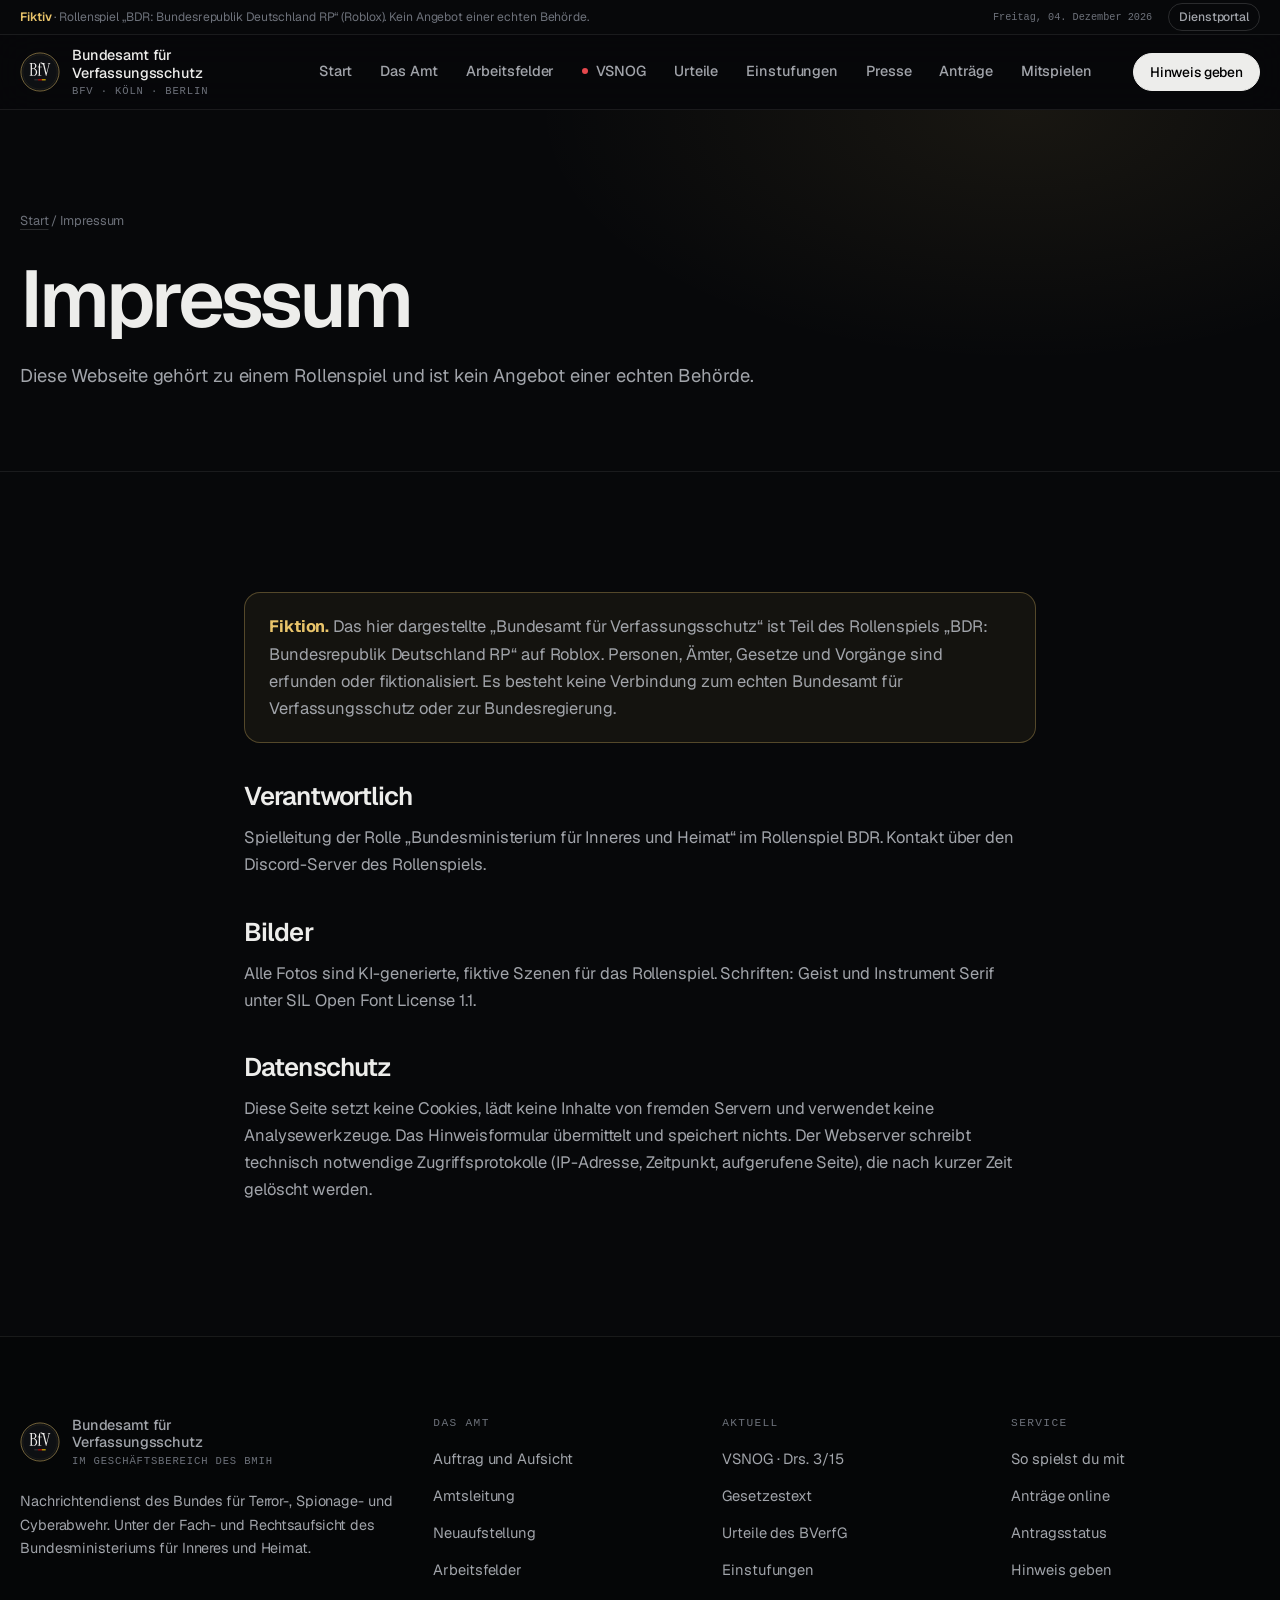
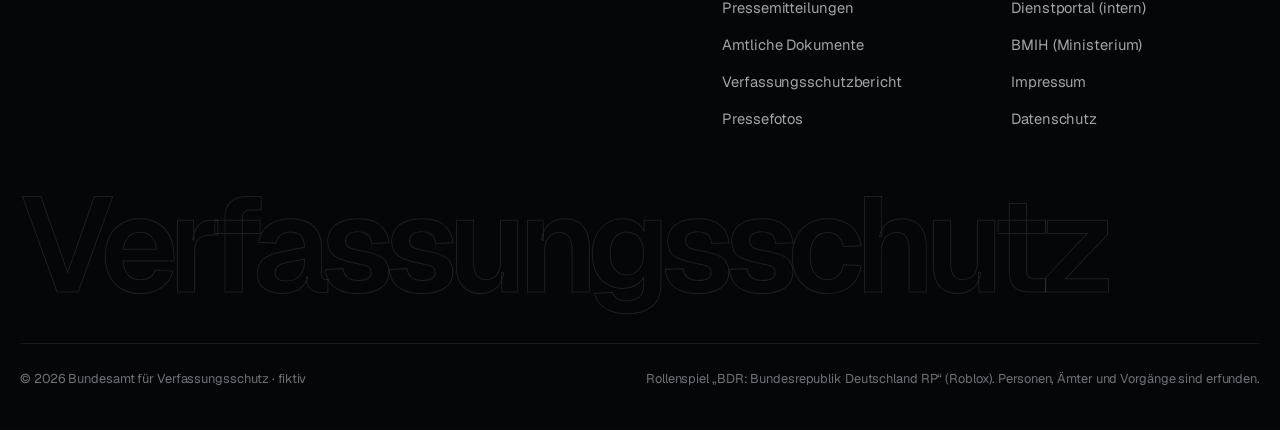
<file: impressum.html>
<!doctype html>
<html lang="de">
<head>
  <meta charset="utf-8">
  <meta name="viewport" content="width=device-width, initial-scale=1">
  <title>Impressum · Bundesamt für Verfassungsschutz · fiktiv</title>
  <meta name="description" content="Impressum und Datenschutz der fiktiven Rollenspiel-Webseite des Bundesamtes für Verfassungsschutz.">
  <meta name="robots" content="noindex, nofollow">
  <meta name="theme-color" content="#07080a">
  <link rel="icon" href="assets/emblem.svg" type="image/svg+xml">
  <link rel="preload" href="assets/fonts/geist.woff2" as="font" type="font/woff2" crossorigin>
  <link rel="stylesheet" href="assets/vs.css?v=5">
</head>
<body data-page="impressum">
  <main id="main">
    <section class="page-head">
      <div class="container">
        <nav class="crumbs" aria-label="Brotkrumen"><a href="index.html">Start</a> / Impressum</nav>
        <h1>Impressum</h1>
        <p>Diese Webseite gehört zu einem Rollenspiel und ist kein Angebot einer echten Behörde.</p>
      </div>
    </section>
    <section class="section">
      <div class="container prose">
        <div class="notice"><b>Fiktion.</b> Das hier dargestellte „Bundesamt für Verfassungsschutz“ ist Teil des Rollenspiels „BDR: Bundesrepublik Deutschland RP“ auf Roblox. Personen, Ämter, Gesetze und Vorgänge sind erfunden oder fiktionalisiert. Es besteht keine Verbindung zum echten Bundesamt für Verfassungsschutz oder zur Bundesregierung.</div>
        <h2>Verantwortlich</h2>
        <p>Spielleitung der Rolle „Bundesministerium für Inneres und Heimat“ im Rollenspiel BDR. Kontakt über den Discord-Server des Rollenspiels.</p>
        <h2>Bilder</h2>
        <p>Alle Fotos sind KI-generierte, fiktive Szenen für das Rollenspiel. Schriften: Geist und Instrument Serif unter SIL Open Font License 1.1.</p>
        <h2 id="datenschutz">Datenschutz</h2>
        <p>Diese Seite setzt keine Cookies, lädt keine Inhalte von fremden Servern und verwendet keine Analysewerkzeuge. Das Hinweisformular übermittelt und speichert nichts. Der Webserver schreibt technisch notwendige Zugriffsprotokolle (IP-Adresse, Zeitpunkt, aufgerufene Seite), die nach kurzer Zeit gelöscht werden.</p>
      </div>
    </section>
  </main>
  <script src="assets/vs.js?v=8"></script>
</body>
</html>
</file>
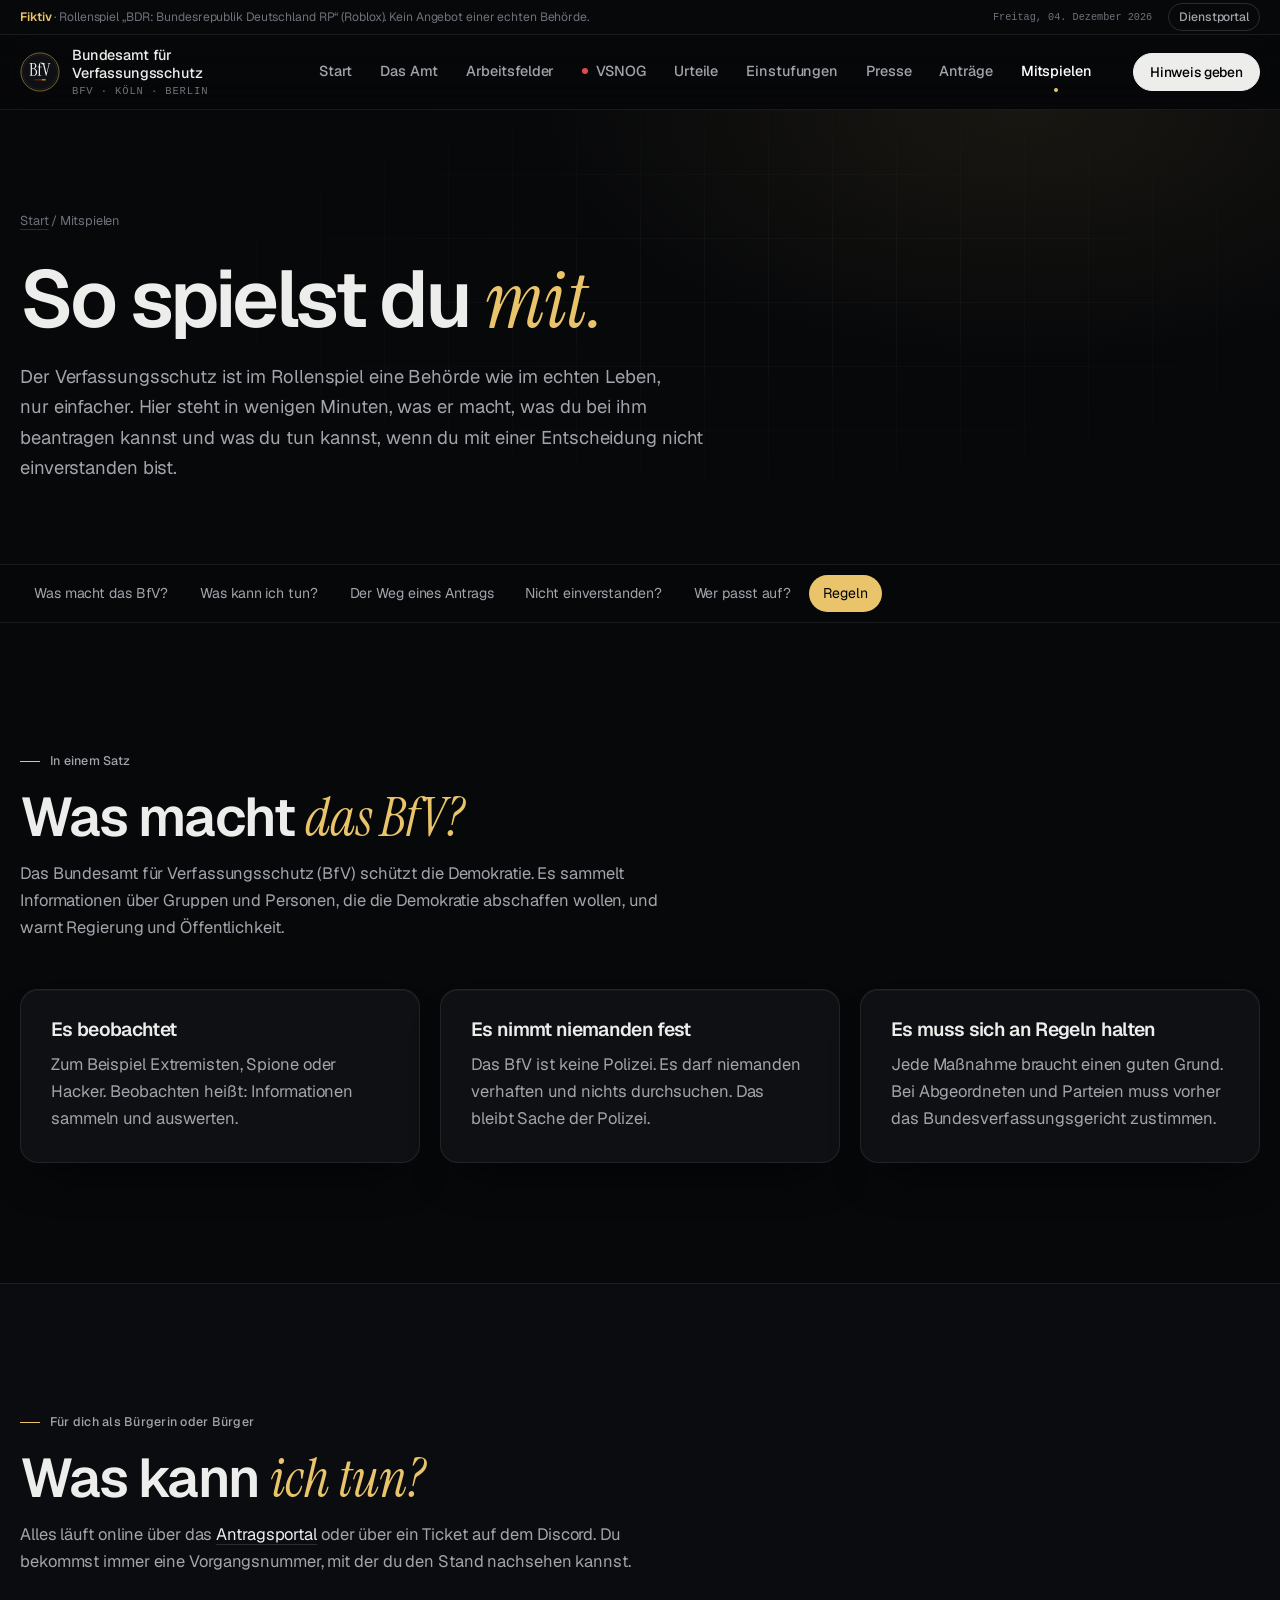
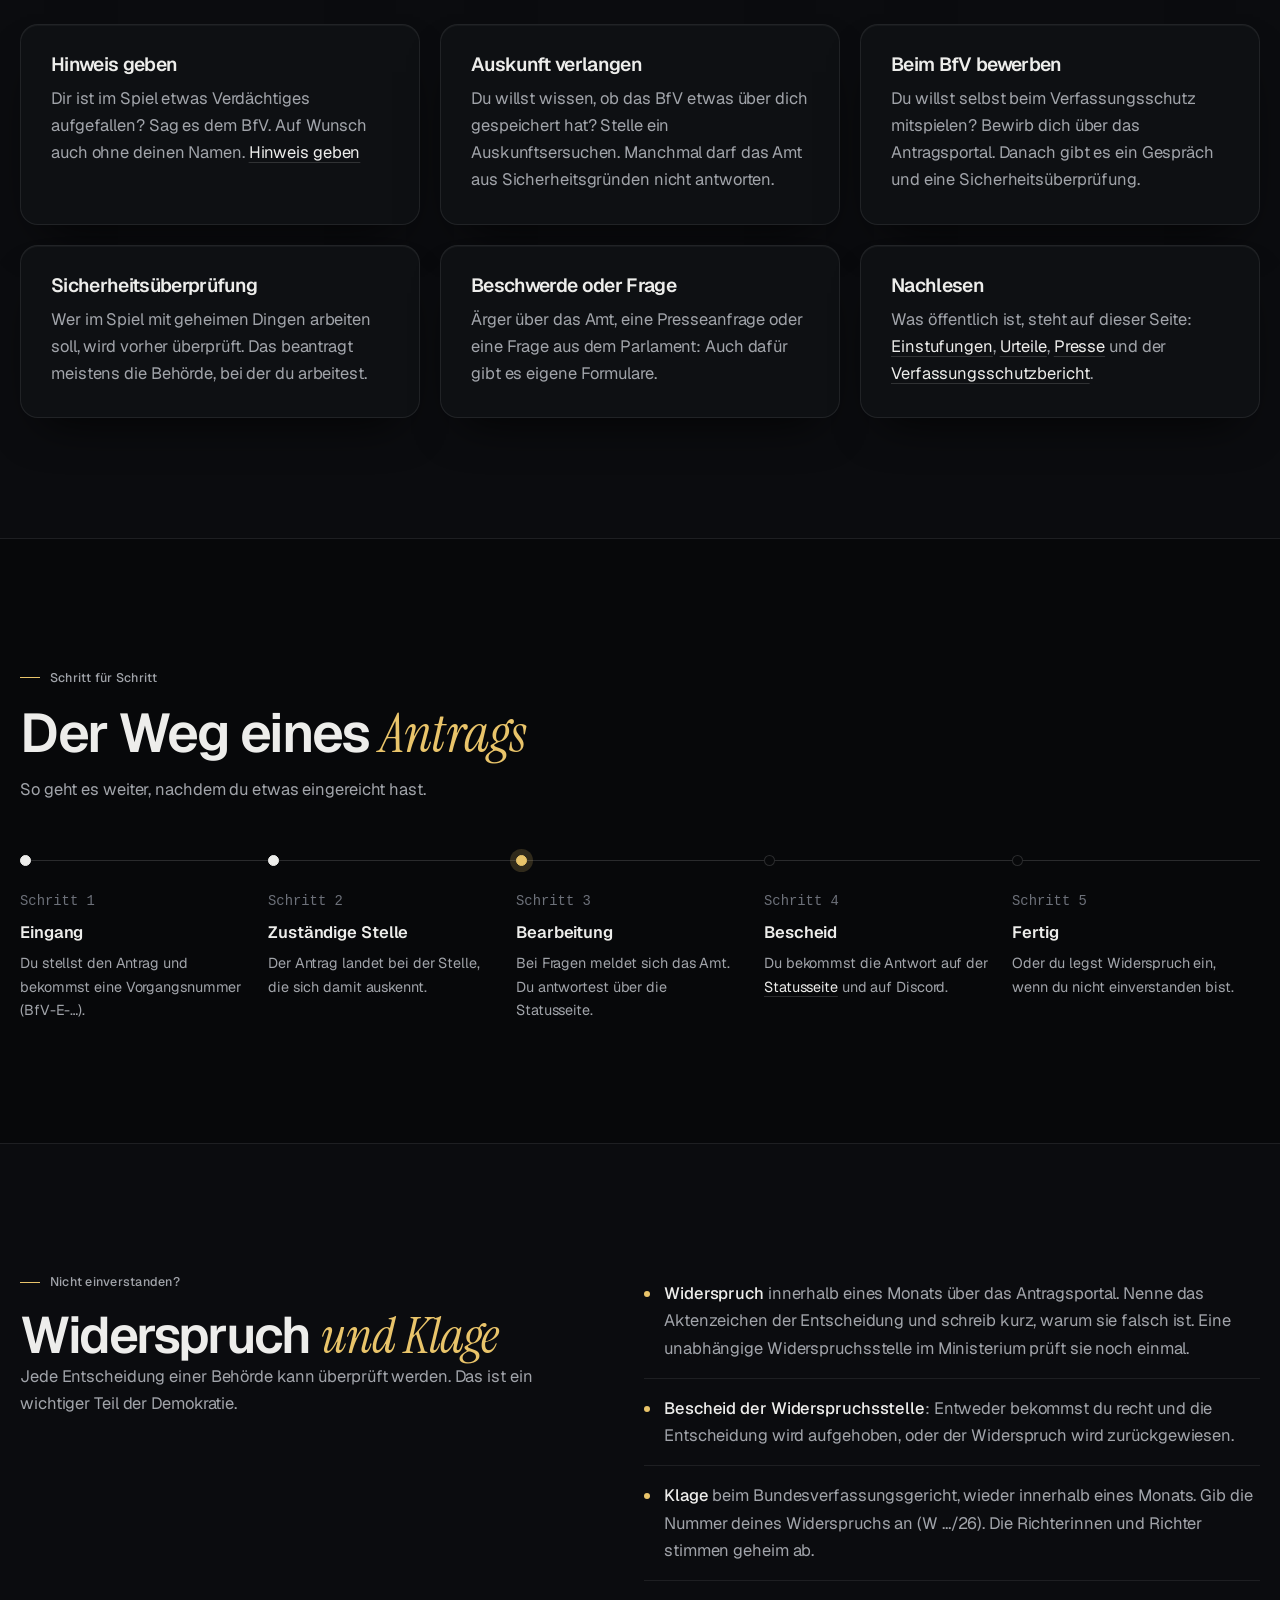
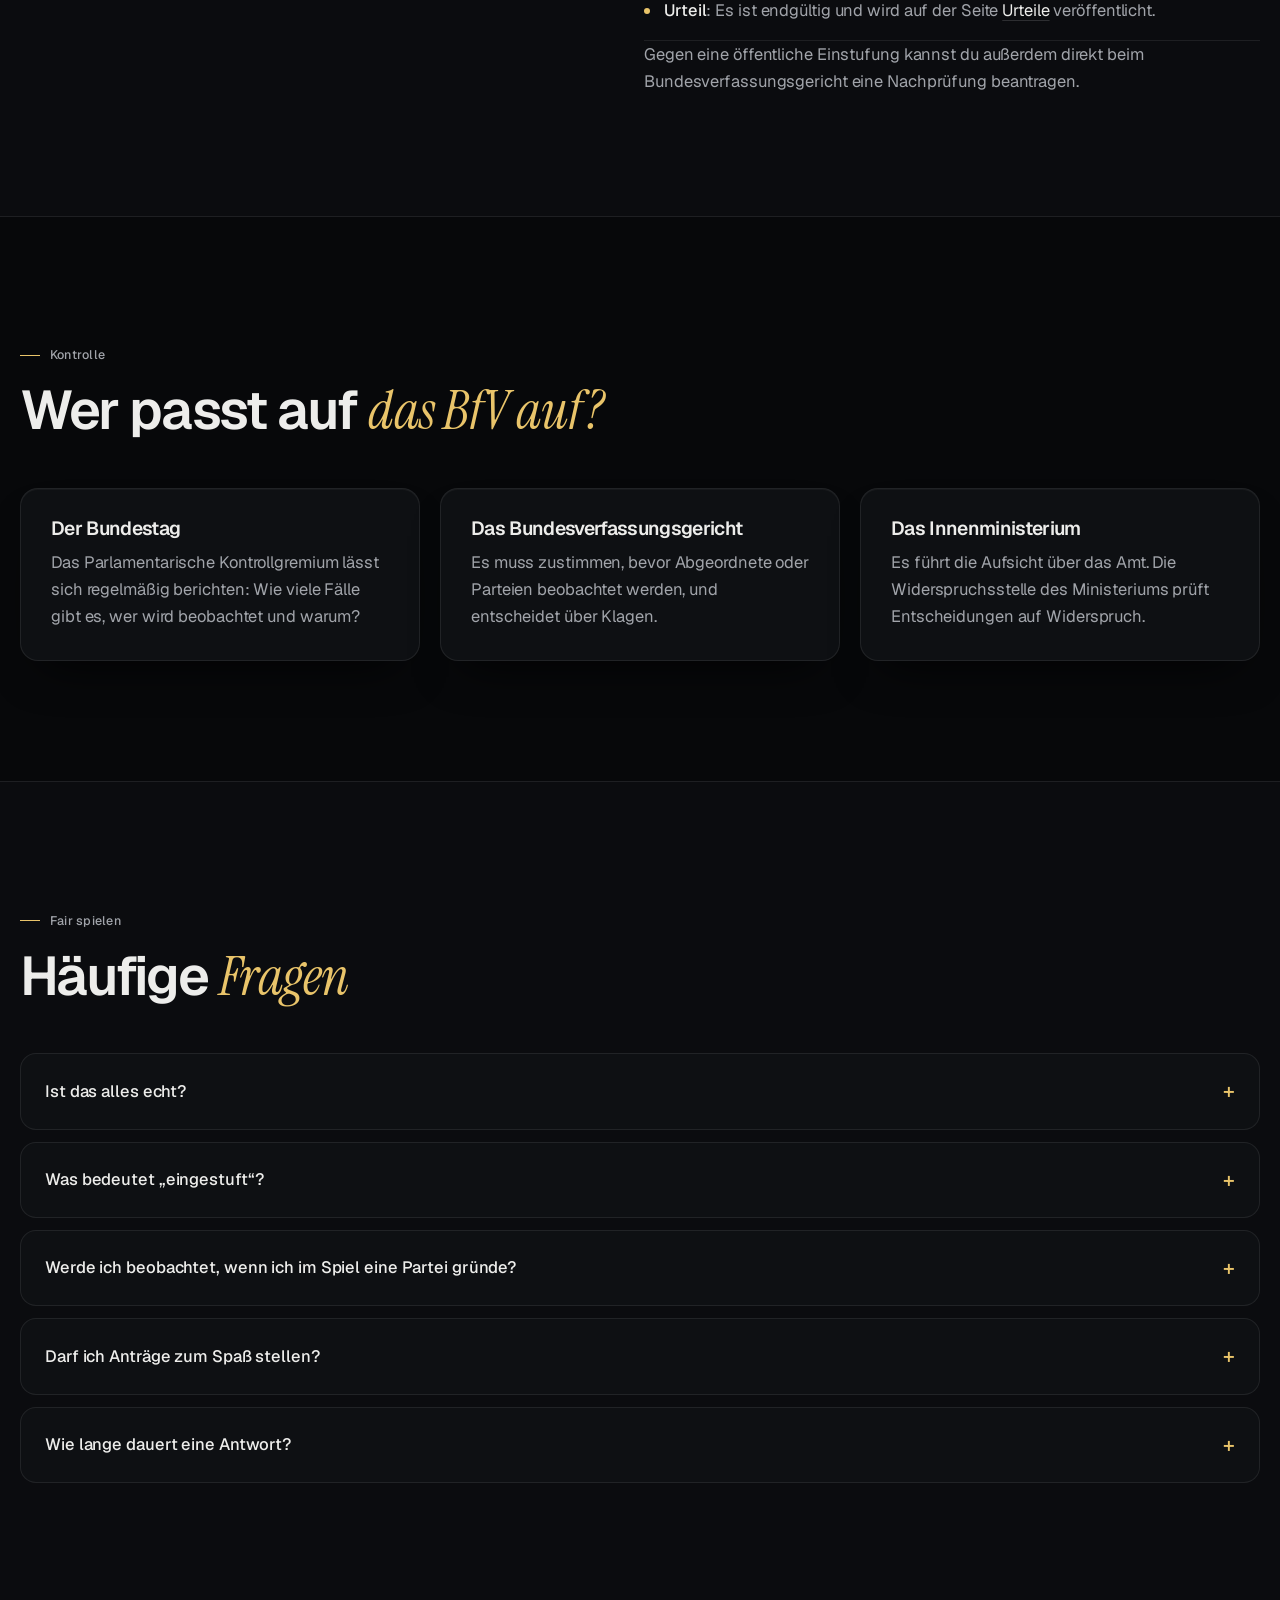
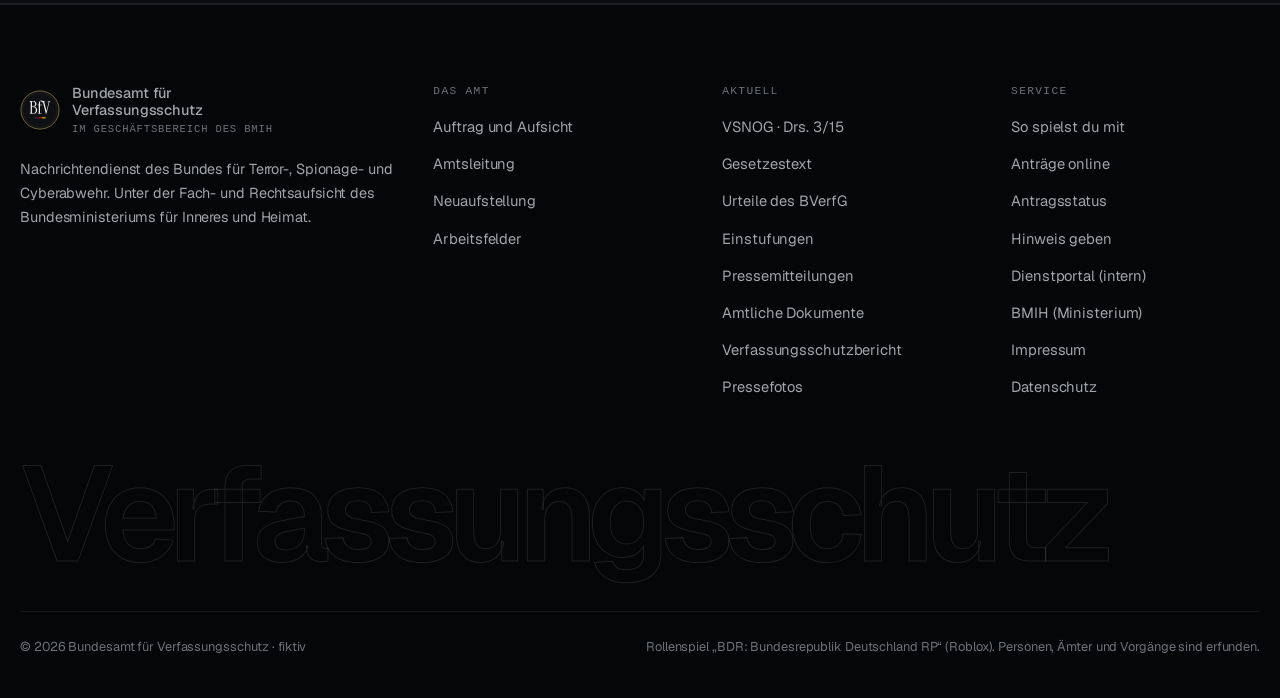
<file: mitspielen.html>
<!doctype html>
<html lang="de">
<head>
  <meta charset="utf-8">
  <meta name="viewport" content="width=device-width, initial-scale=1">
  <title>Mitspielen · Bundesamt für Verfassungsschutz · fiktiv</title>
  <meta name="description" content="So spielst du mit dem Verfassungsschutz im Rollenspiel BDR: Anträge, Hinweise, Einstufungen, Widerspruch und Klage einfach erklärt (fiktiv).">
  <meta name="robots" content="noindex, nofollow">
  <meta name="theme-color" content="#07080a">
  <link rel="icon" href="assets/emblem.svg" type="image/svg+xml">
  <link rel="preload" href="assets/fonts/geist.woff2" as="font" type="font/woff2" crossorigin>
  <link rel="stylesheet" href="assets/vs.css?v=5">
</head>
<body data-page="mitspielen">
  <main id="main">
    <section class="page-head">
      <div class="hero-grid" aria-hidden="true"></div>
      <div class="container">
        <nav class="crumbs" aria-label="Brotkrumen"><a href="index.html">Start</a> / Mitspielen</nav>
        <h1 class="reveal">So spielst du <span class="s">mit.</span></h1>
        <p class="reveal">Der Verfassungsschutz ist im Rollenspiel eine Behörde wie im echten Leben, nur einfacher. Hier steht in wenigen Minuten, was er macht, was du bei ihm beantragen kannst und was du tun kannst, wenn du mit einer Entscheidung nicht einverstanden bist.</p>
      </div>
    </section>

    <nav class="subnav" aria-label="Auf dieser Seite"><div class="container"><a href="#was">Was macht das BfV?</a><a href="#tun">Was kann ich tun?</a><a href="#weg">Der Weg eines Antrags</a><a href="#wehren">Nicht einverstanden?</a><a href="#kontrolle">Wer passt auf?</a><a href="#regeln">Regeln</a></div></nav>

    <section class="section" id="was">
      <div class="container">
        <div class="section-head"><div><span class="kicker">In einem Satz</span><h2>Was macht <span class="s">das BfV?</span></h2><p>Das Bundesamt für Verfassungsschutz (BfV) schützt die Demokratie. Es sammelt Informationen über Gruppen und Personen, die die Demokratie abschaffen wollen, und warnt Regierung und Öffentlichkeit.</p></div></div>
        <div class="grid-3">
          <article class="card reveal"><h3>Es beobachtet</h3><p>Zum Beispiel Extremisten, Spione oder Hacker. Beobachten heißt: Informationen sammeln und auswerten.</p></article>
          <article class="card reveal"><h3>Es nimmt niemanden fest</h3><p>Das BfV ist keine Polizei. Es darf niemanden verhaften und nichts durchsuchen. Das bleibt Sache der Polizei.</p></article>
          <article class="card reveal"><h3>Es muss sich an Regeln halten</h3><p>Jede Maßnahme braucht einen guten Grund. Bei Abgeordneten und Parteien muss vorher das Bundesverfassungsgericht zustimmen.</p></article>
        </div>
      </div>
    </section>

    <section class="section alt" id="tun">
      <div class="container">
        <div class="section-head"><div><span class="kicker">Für dich als Bürgerin oder Bürger</span><h2>Was kann <span class="s">ich tun?</span></h2><p>Alles läuft online über das <a href="antraege.html">Antragsportal</a> oder über ein Ticket auf dem Discord. Du bekommst immer eine Vorgangsnummer, mit der du den Stand nachsehen kannst.</p></div></div>
        <div class="grid-3">
          <article class="card reveal"><h3>Hinweis geben</h3><p>Dir ist im Spiel etwas Verdächtiges aufgefallen? Sag es dem BfV. Auf Wunsch auch ohne deinen Namen. <a href="hinweise.html">Hinweis geben</a></p></article>
          <article class="card reveal"><h3>Auskunft verlangen</h3><p>Du willst wissen, ob das BfV etwas über dich gespeichert hat? Stelle ein Auskunftsersuchen. Manchmal darf das Amt aus Sicherheitsgründen nicht antworten.</p></article>
          <article class="card reveal"><h3>Beim BfV bewerben</h3><p>Du willst selbst beim Verfassungsschutz mitspielen? Bewirb dich über das Antragsportal. Danach gibt es ein Gespräch und eine Sicherheitsüberprüfung.</p></article>
          <article class="card reveal"><h3>Sicherheitsüberprüfung</h3><p>Wer im Spiel mit geheimen Dingen arbeiten soll, wird vorher überprüft. Das beantragt meistens die Behörde, bei der du arbeitest.</p></article>
          <article class="card reveal"><h3>Beschwerde oder Frage</h3><p>Ärger über das Amt, eine Presseanfrage oder eine Frage aus dem Parlament: Auch dafür gibt es eigene Formulare.</p></article>
          <article class="card reveal"><h3>Nachlesen</h3><p>Was öffentlich ist, steht auf dieser Seite: <a href="einstufungen.html">Einstufungen</a>, <a href="urteile.html">Urteile</a>, <a href="presse.html">Presse</a> und der <a href="bericht.html">Verfassungsschutzbericht</a>.</p></article>
        </div>
      </div>
    </section>

    <section class="section" id="weg">
      <div class="container">
        <div class="section-head"><div><span class="kicker">Schritt für Schritt</span><h2>Der Weg eines <span class="s">Antrags</span></h2><p>So geht es weiter, nachdem du etwas eingereicht hast.</p></div></div>
        <ol class="timeline">
          <li class="done"><time>Schritt 1</time><b>Eingang</b><p>Du stellst den Antrag und bekommst eine Vorgangsnummer (BfV-E-…).</p></li>
          <li class="done"><time>Schritt 2</time><b>Zuständige Stelle</b><p>Der Antrag landet bei der Stelle, die sich damit auskennt.</p></li>
          <li class="now"><time>Schritt 3</time><b>Bearbeitung</b><p>Bei Fragen meldet sich das Amt. Du antwortest über die Statusseite.</p></li>
          <li><time>Schritt 4</time><b>Bescheid</b><p>Du bekommst die Antwort auf der <a href="antrag-status.html">Statusseite</a> und auf Discord.</p></li>
          <li><time>Schritt 5</time><b>Fertig</b><p>Oder du legst Widerspruch ein, wenn du nicht einverstanden bist.</p></li>
        </ol>
      </div>
    </section>

    <section class="section alt" id="wehren">
      <div class="container two">
        <div><span class="kicker">Nicht einverstanden?</span><h2 class="h2-mittel">Widerspruch <span class="s">und Klage</span></h2><p class="muted">Jede Entscheidung einer Behörde kann überprüft werden. Das ist ein wichtiger Teil der Demokratie.</p></div>
        <div class="steps">
          <ol class="list-plain">
            <li><span><b>Widerspruch</b> innerhalb eines Monats über das Antragsportal. Nenne das Aktenzeichen der Entscheidung und schreib kurz, warum sie falsch ist. Eine unabhängige Widerspruchsstelle im Ministerium prüft sie noch einmal.</span></li>
            <li><span><b>Bescheid der Widerspruchsstelle</b>: Entweder bekommst du recht und die Entscheidung wird aufgehoben, oder der Widerspruch wird zurückgewiesen.</span></li>
            <li><span><b>Klage</b> beim Bundesverfassungsgericht, wieder innerhalb eines Monats. Gib die Nummer deines Widerspruchs an (W …/26). Die Richterinnen und Richter stimmen geheim ab.</span></li>
            <li><span><b>Urteil</b>: Es ist endgültig und wird auf der Seite <a href="urteile.html">Urteile</a> veröffentlicht.</span></li>
          </ol>
          <p class="muted">Gegen eine öffentliche Einstufung kannst du außerdem direkt beim Bundesverfassungsgericht eine Nachprüfung beantragen.</p>
        </div>
      </div>
    </section>

    <section class="section" id="kontrolle">
      <div class="container">
        <div class="section-head"><div><span class="kicker">Kontrolle</span><h2>Wer passt auf <span class="s">das BfV auf?</span></h2></div></div>
        <div class="grid-3">
          <article class="card reveal"><h3>Der Bundestag</h3><p>Das Parlamentarische Kontrollgremium lässt sich regelmäßig berichten: Wie viele Fälle gibt es, wer wird beobachtet und warum?</p></article>
          <article class="card reveal"><h3>Das Bundesverfassungsgericht</h3><p>Es muss zustimmen, bevor Abgeordnete oder Parteien beobachtet werden, und entscheidet über Klagen.</p></article>
          <article class="card reveal"><h3>Das Innenministerium</h3><p>Es führt die Aufsicht über das Amt. Die Widerspruchsstelle des Ministeriums prüft Entscheidungen auf Widerspruch.</p></article>
        </div>
      </div>
    </section>

    <section class="section alt" id="regeln">
      <div class="container">
        <div class="section-head"><div><span class="kicker">Fair spielen</span><h2>Häufige <span class="s">Fragen</span></h2></div></div>
        <div class="faq">
          <details><summary>Ist das alles echt?</summary><p>Nein. Alles hier ist Teil des Roblox-Rollenspiels „BDR: Bundesrepublik Deutschland RP“. Personen, Ämter und Fälle sind erfunden. Echte Daten oder echte Namen gehören nicht hinein.</p></details>
          <details><summary>Was bedeutet „eingestuft“?</summary><p>Das BfV hat genug Hinweise gesammelt, dass eine Person oder Gruppe gegen die Demokratie arbeitet. Es gibt Stufen wie „Verdachtsfall“ oder „gesichert extremistisch“. Eine Einstufung ist keine Strafe, sondern eine Warnung, und man kann sich dagegen wehren.</p></details>
          <details><summary>Werde ich beobachtet, wenn ich im Spiel eine Partei gründe?</summary><p>Nein, Politik machen ist erlaubt und erwünscht. Beobachtet wird nur, wer im Spiel die Demokratie abschaffen will, zum Beispiel mit Gewalt.</p></details>
          <details><summary>Darf ich Anträge zum Spaß stellen?</summary><p>Bitte nur mit echtem Bezug zum Rollenspiel. Unsinnige oder beleidigende Anträge werden ohne Bearbeitung zurückgewiesen, bei Wiederholung kann es eine Sperre geben.</p></details>
          <details><summary>Wie lange dauert eine Antwort?</summary><p>Meistens zwischen zwei und sieben Tagen, Presseanfragen schneller. Den Stand siehst du jederzeit mit deiner Vorgangsnummer auf der <a href="antrag-status.html">Statusseite</a>.</p></details>
        </div>
      </div>
    </section>
  </main>
  <script src="assets/vs.js?v=8"></script>
</body>
</html>
</file>
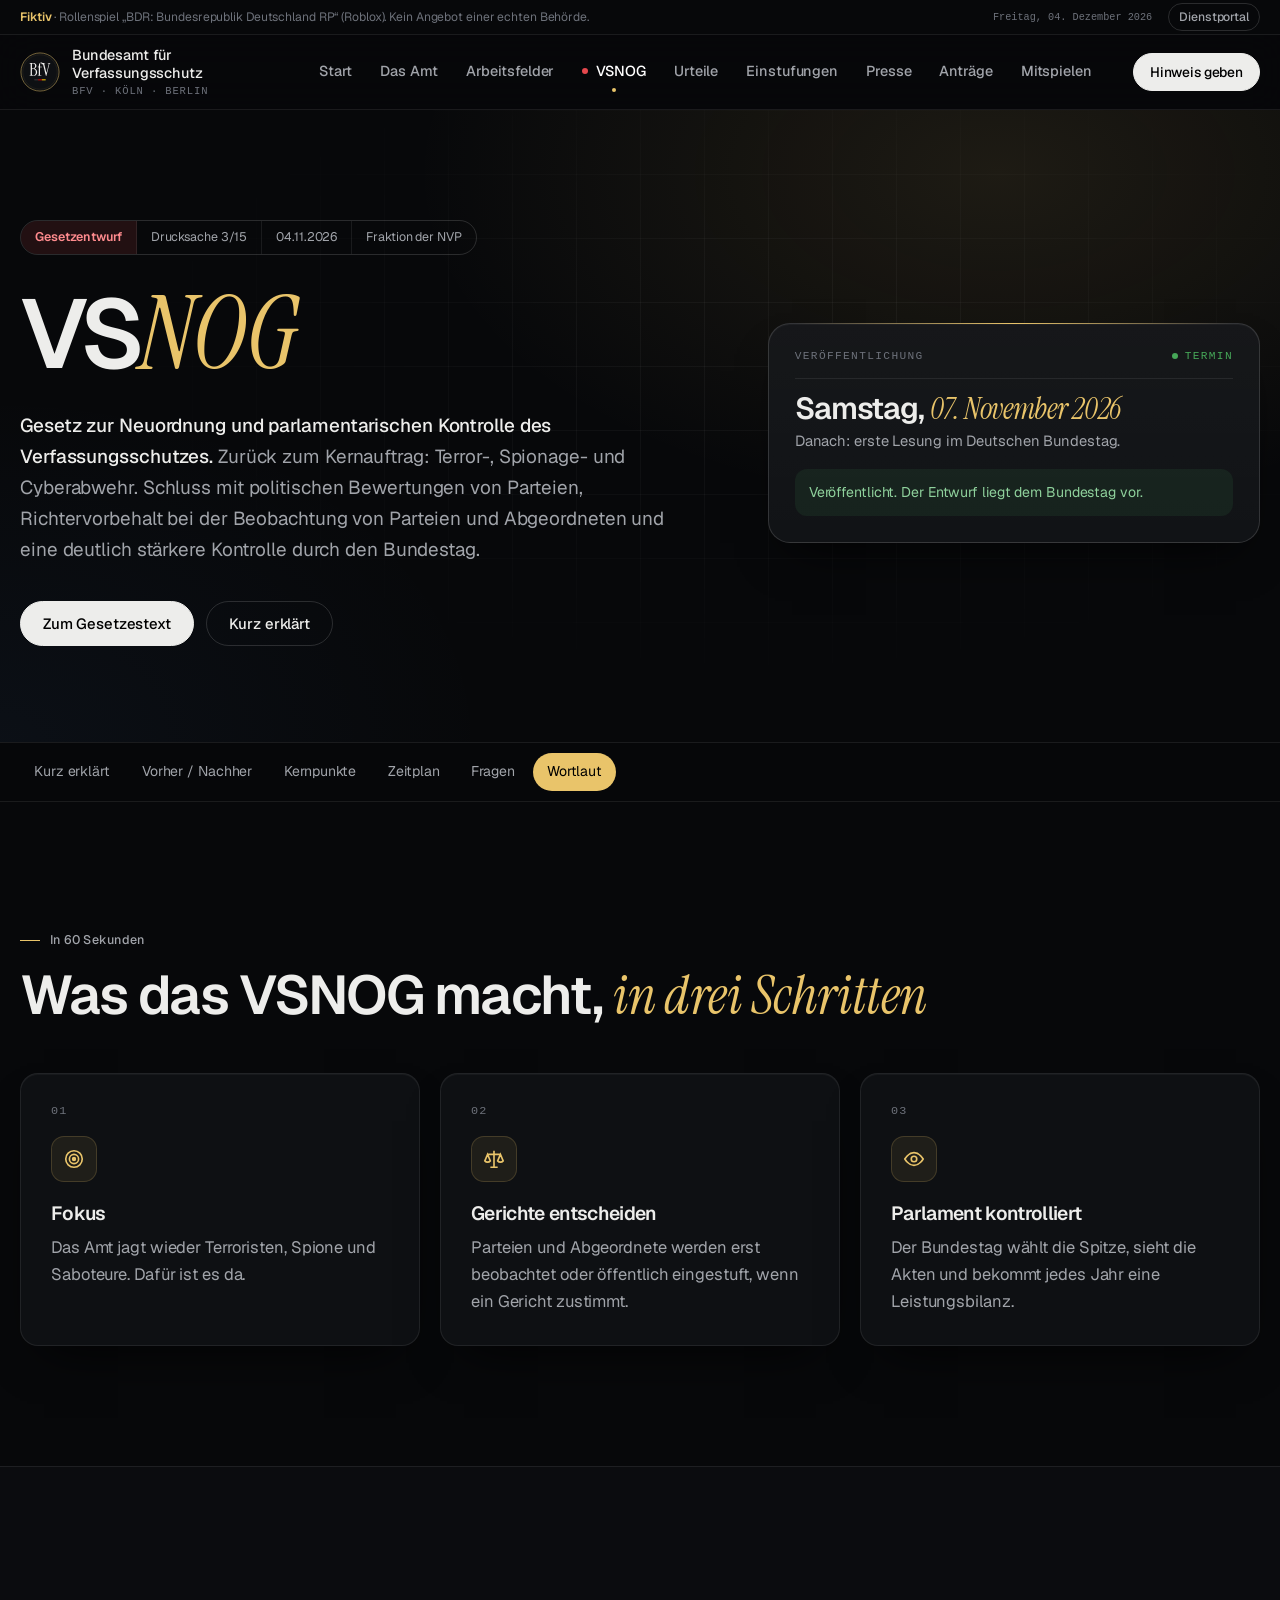
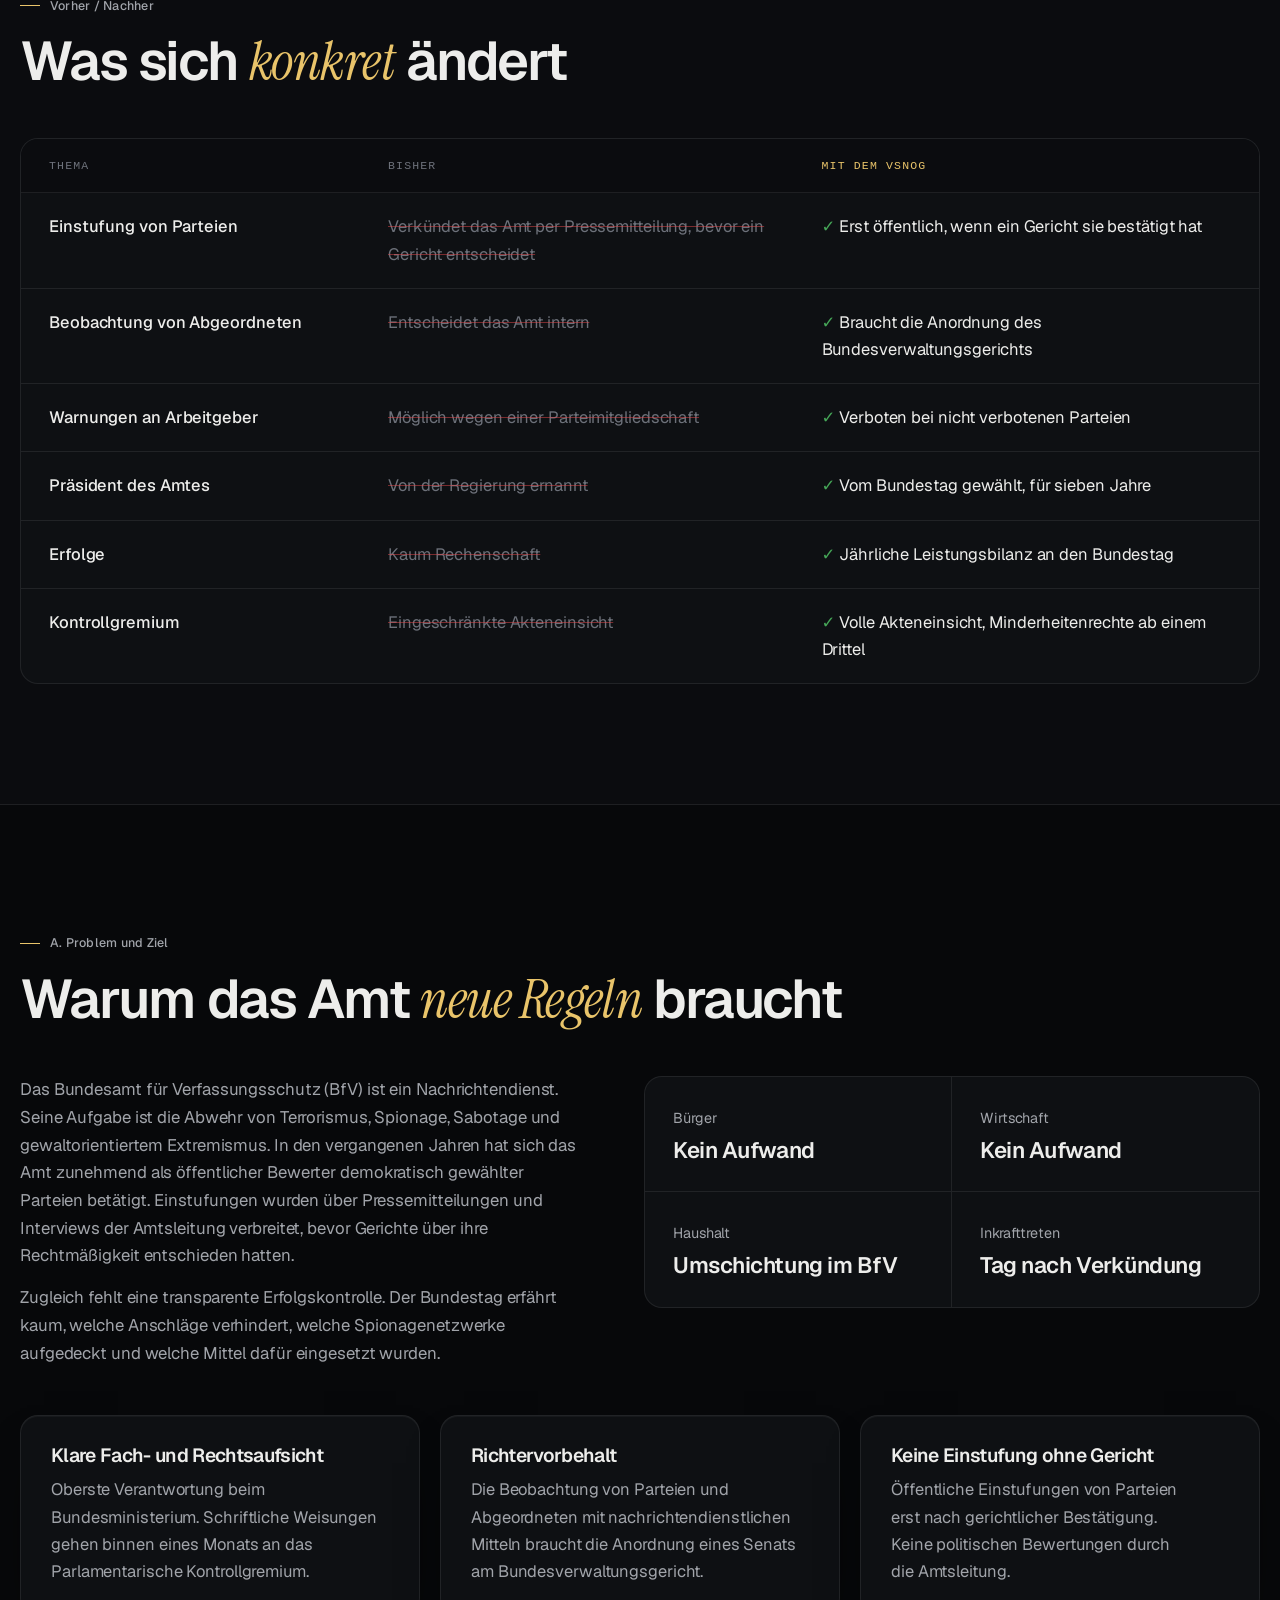
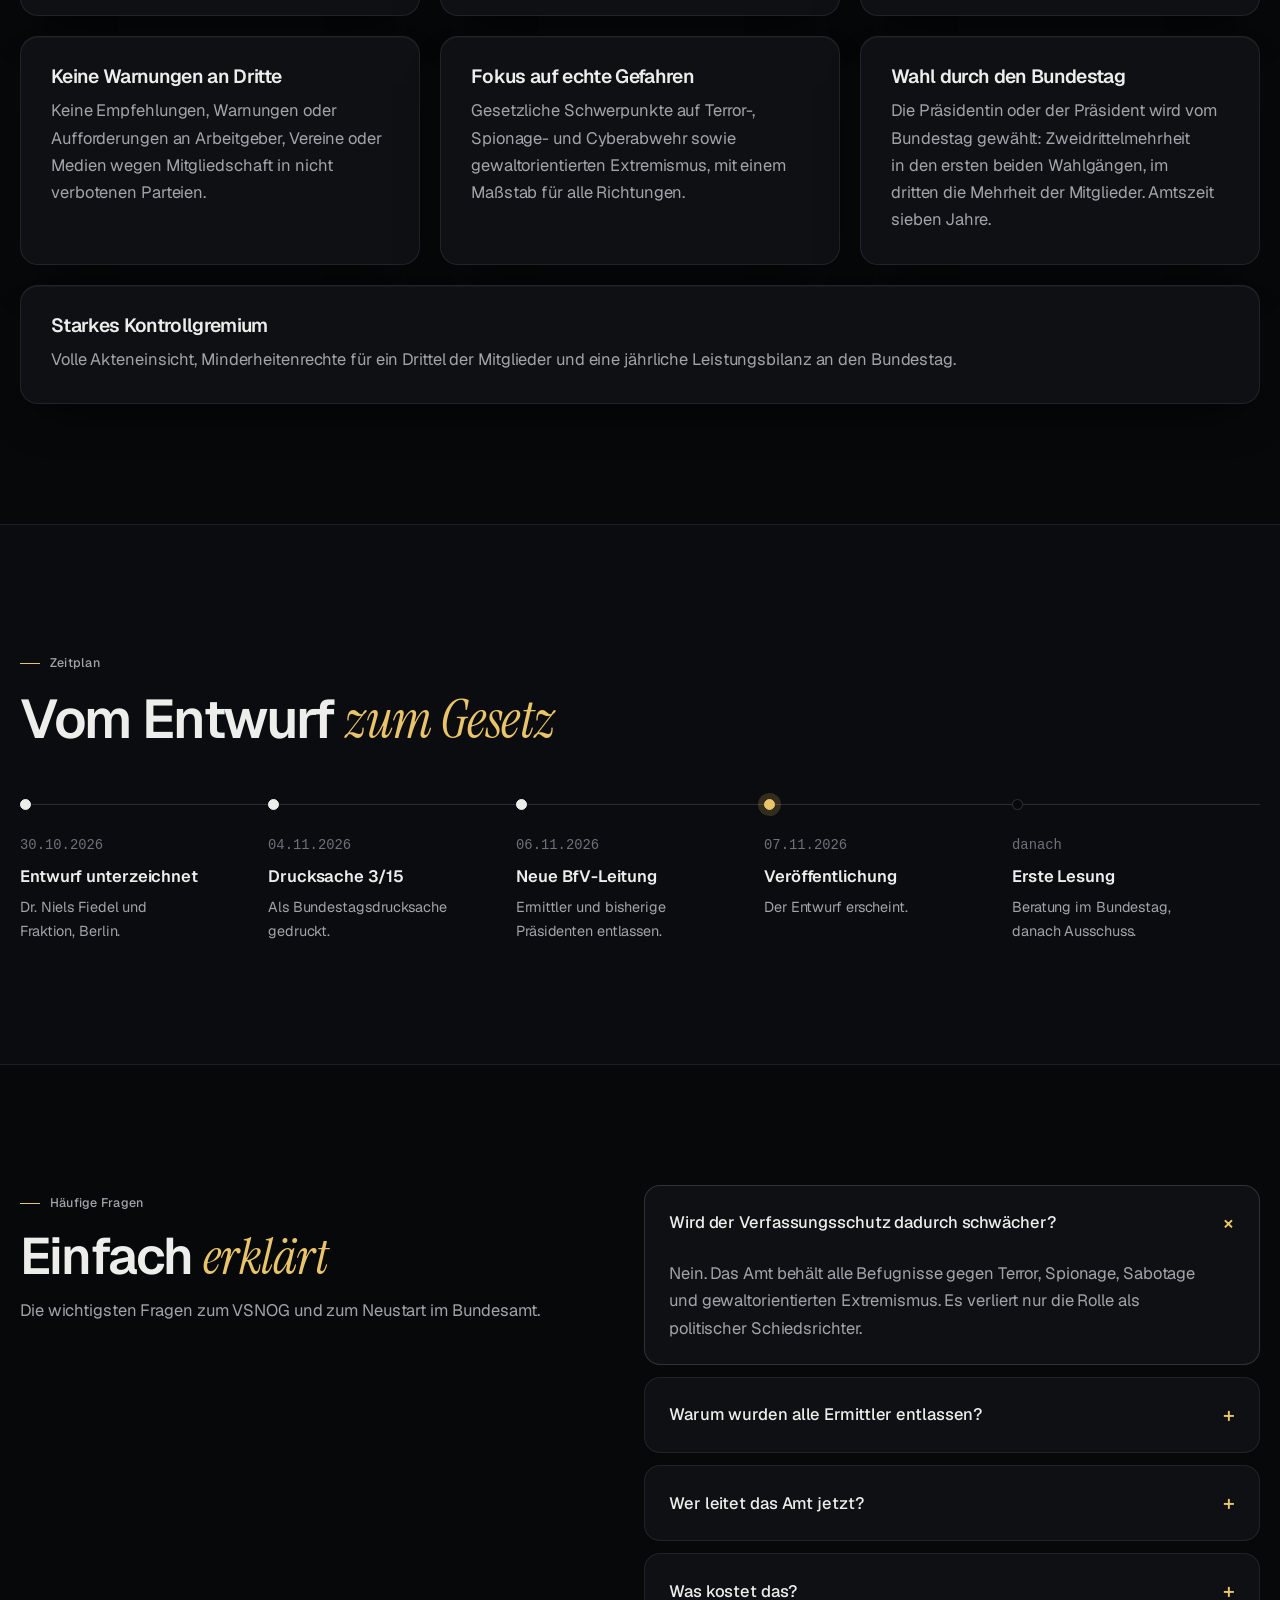
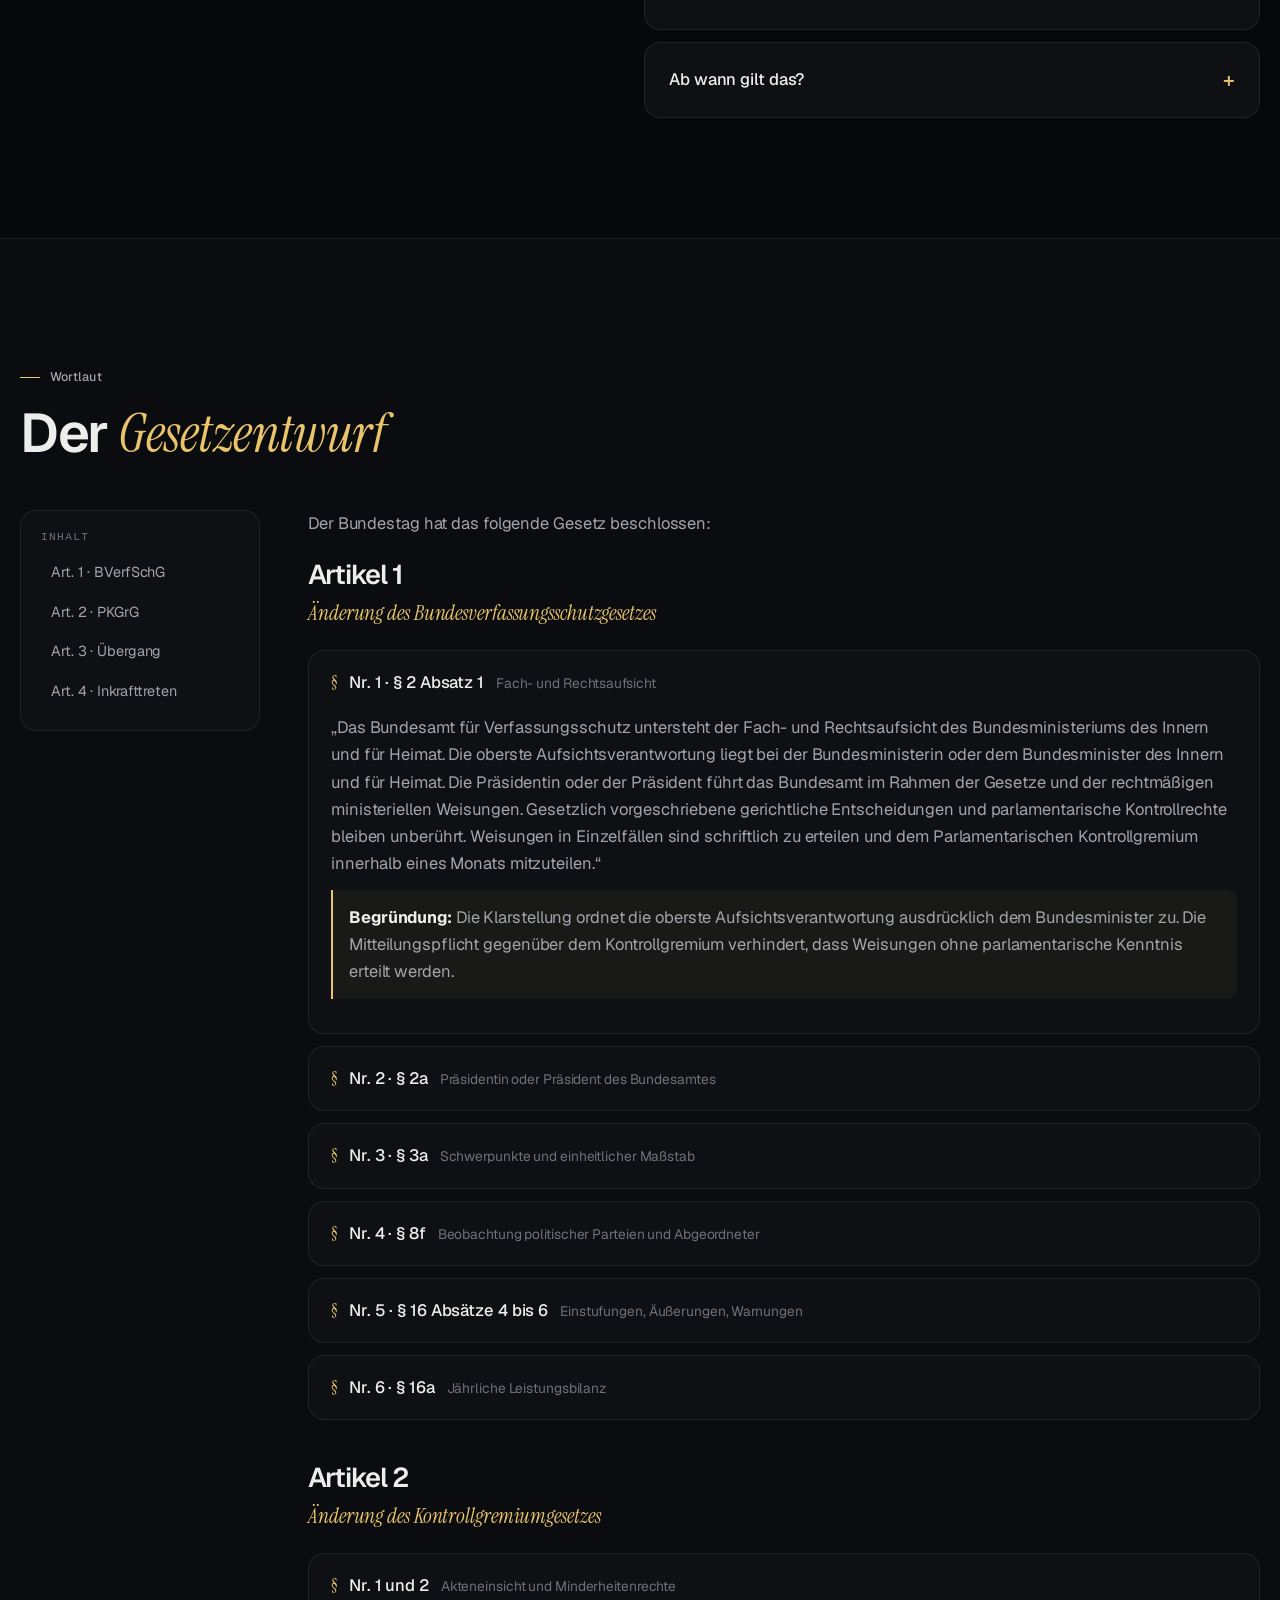
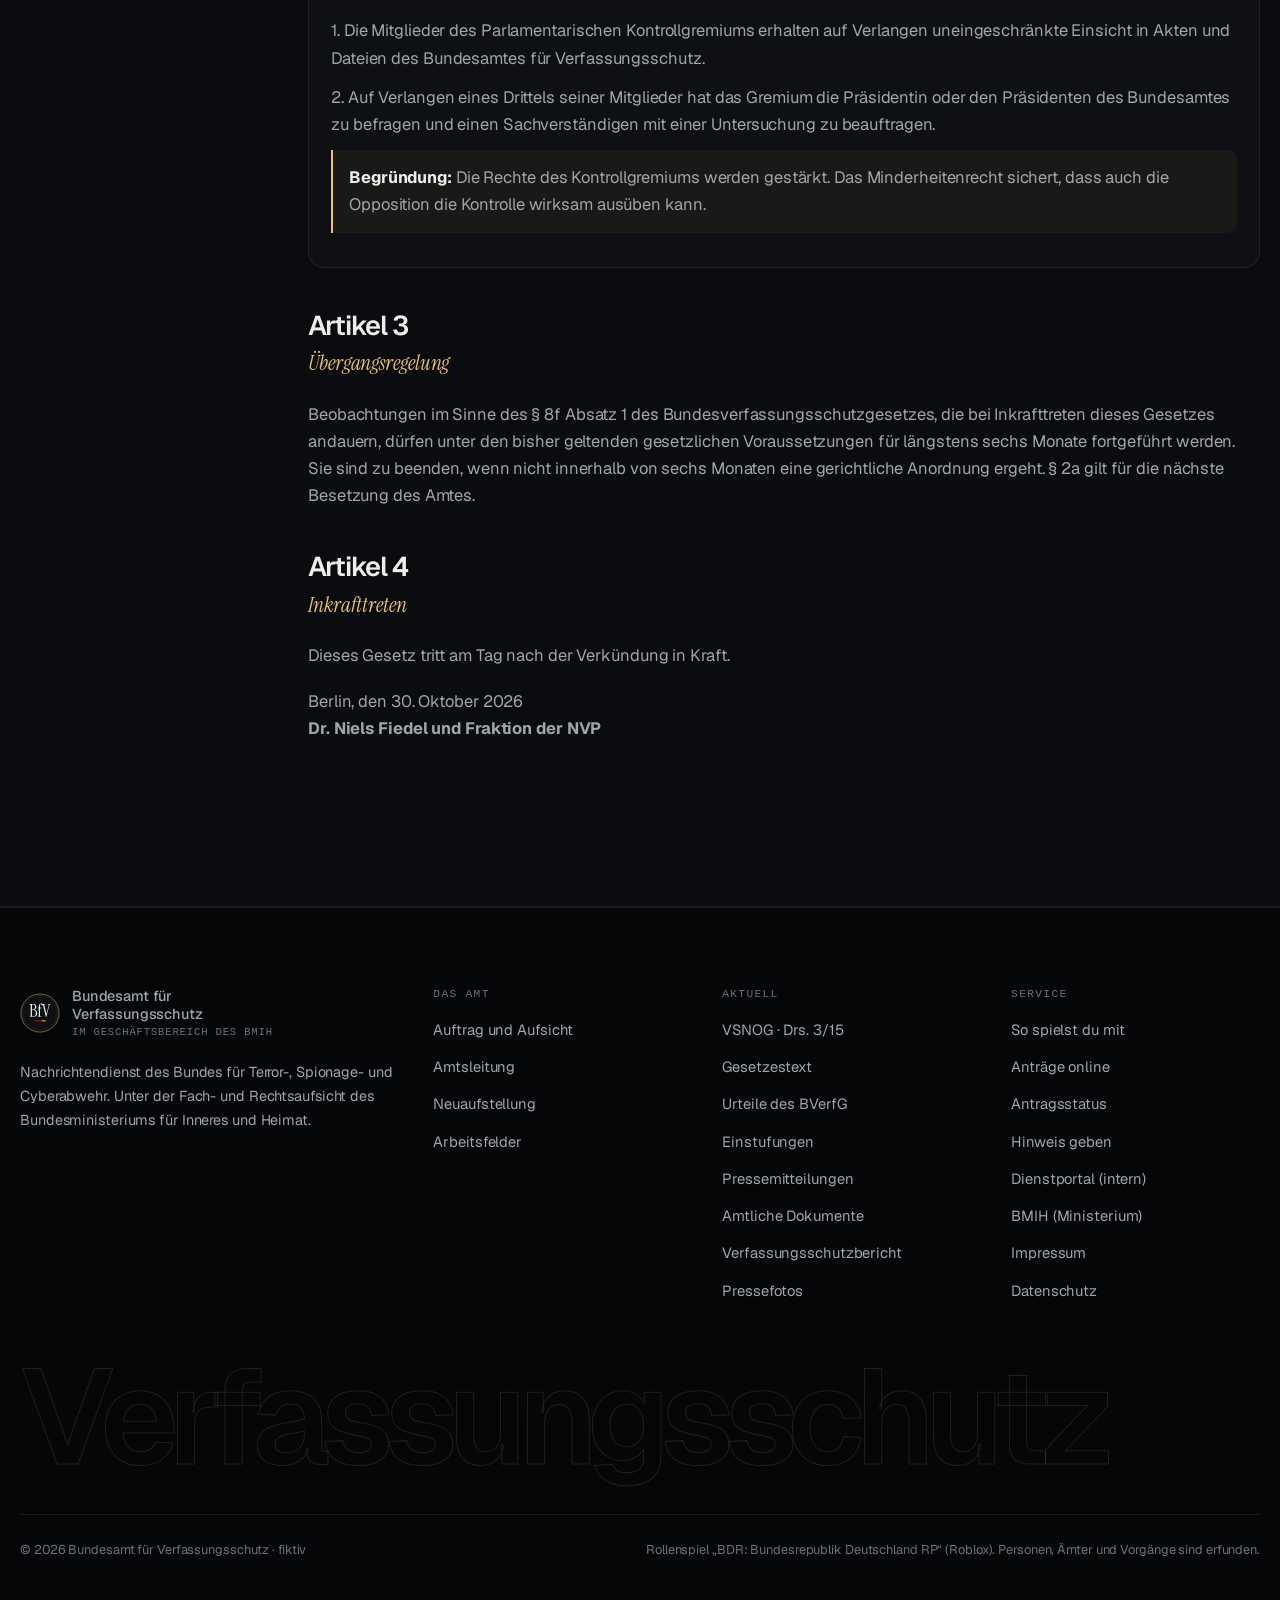
<file: vsnog.html>
<!doctype html>
<html lang="de">
<head>
  <meta charset="utf-8">
  <meta name="viewport" content="width=device-width, initial-scale=1">
  <title>VSNOG · Drucksache 3/15 · Bundesamt für Verfassungsschutz · fiktiv</title>
  <meta name="description" content="Verfassungsschutz-Neuordnungsgesetz (VSNOG), Drucksache 3/15: Ziele, Vorher/Nachher, Zeitplan, Fragen und Gesetzestext.">
  <meta name="robots" content="noindex, nofollow">
  <meta name="theme-color" content="#07080a">
  <link rel="icon" href="assets/emblem.svg" type="image/svg+xml">
  <link rel="preload" href="assets/fonts/geist.woff2" as="font" type="font/woff2" crossorigin>
  <link rel="stylesheet" href="assets/vs.css?v=5">
</head>
<body data-page="vsnog">
  <main id="main">
    <section class="hero">
      <div class="hero-grid" aria-hidden="true"></div>
      <div class="container hero-in">
        <div>
          <div class="ds-strip reveal"><span class="red">Gesetzentwurf</span><span>Drucksache 3/15</span><span>04.11.2026</span><span>Fraktion der NVP</span></div>
          <h1 class="big-title reveal" style="--d:.05s">VS<span class="s">NOG</span></h1>
          <p class="lead reveal" style="--d:.1s"><b style="color:var(--text);font-weight:500">Gesetz zur Neuordnung und parlamentarischen Kontrolle des Verfassungsschutzes.</b> Zurück zum Kernauftrag: Terror-, Spionage- und Cyberabwehr. Schluss mit politischen Bewertungen von Parteien, Richtervorbehalt bei der Beobachtung von Parteien und Abgeordneten und eine deutlich stärkere Kontrolle durch den Bundestag.</p>
          <div class="actions reveal" style="--d:.15s"><a class="btn btn-primary" href="#text">Zum Gesetzestext</a><a class="btn" href="#kurz">Kurz erklärt</a></div>
        </div>
        <aside class="lage reveal" style="--d:.2s" data-release="2026-11-07T00:00:00+01:00" aria-labelledby="rel-title">
          <div class="lage-head"><span>Veröffentlichung</span><span class="live">Termin</span></div>
          <h2 id="rel-title" style="font-size:1.9rem;margin:14px 0 4px">Samstag, <span class="s">07. November 2026</span></h2>
          <p class="muted" style="font-size:.92rem">Danach: erste Lesung im Deutschen Bundestag.</p>
          <div class="mini-clock" data-clock role="timer" aria-label="Zeit bis zur Veröffentlichung">
            <div><b>00</b><span>Tage</span></div><div><b>00</b><span>Std.</span></div><div><b>00</b><span>Min.</span></div><div><b>00</b><span>Sek.</span></div>
          </div>
          <p class="live-note">Veröffentlicht. Der Entwurf liegt dem Bundestag vor.</p>
        </aside>
      </div>
    </section>

    <nav class="subnav" aria-label="Auf dieser Seite"><div class="container">
      <a href="#kurz">Kurz erklärt</a><a href="#vergleich">Vorher / Nachher</a><a href="#ziele">Kernpunkte</a><a href="#zeitplan">Zeitplan</a><a href="#fragen">Fragen</a><a href="#text">Wortlaut</a>
    </div></nav>

    <section class="section" id="kurz">
      <div class="container">
        <div class="section-head"><div><span class="kicker">In 60 Sekunden</span><h2>Was das VSNOG macht, <span class="s">in drei Schritten</span></h2></div></div>
        <div class="grid-3">
          <article class="card reveal"><span class="num">01</span><div class="ico"><svg viewBox="0 0 24 24" fill="none" stroke="currentColor" stroke-width="1.8" aria-hidden="true"><circle cx="12" cy="12" r="9"/><circle cx="12" cy="12" r="5"/><circle cx="12" cy="12" r="1.5" fill="currentColor"/></svg></div><h3>Fokus</h3><p>Das Amt jagt wieder Terroristen, Spione und Saboteure. Dafür ist es da.</p></article>
          <article class="card reveal" style="--d:.08s"><span class="num">02</span><div class="ico"><svg viewBox="0 0 24 24" fill="none" stroke="currentColor" stroke-width="1.8" aria-hidden="true"><path d="M12 3v18M5 7h14M5 7l-3 7a4 4 0 0 0 6 0L5 7Zm14 0-3 7a4 4 0 0 0 6 0l-3-7ZM8 21h8"/></svg></div><h3>Gerichte entscheiden</h3><p>Parteien und Abgeordnete werden erst beobachtet oder öffentlich eingestuft, wenn ein Gericht zustimmt.</p></article>
          <article class="card reveal" style="--d:.16s"><span class="num">03</span><div class="ico"><svg viewBox="0 0 24 24" fill="none" stroke="currentColor" stroke-width="1.8" aria-hidden="true"><path d="M2 12s4-7 10-7 10 7 10 7-4 7-10 7S2 12 2 12Z"/><circle cx="12" cy="12" r="3"/></svg></div><h3>Parlament kontrolliert</h3><p>Der Bundestag wählt die Spitze, sieht die Akten und bekommt jedes Jahr eine Leistungsbilanz.</p></article>
        </div>
      </div>
    </section>

    <section class="section alt" id="vergleich">
      <div class="container">
        <div class="section-head"><div><span class="kicker">Vorher / Nachher</span><h2>Was sich <span class="s">konkret</span> ändert</h2></div></div>
        <div class="compare reveal" role="table" aria-label="Vergleich bisher und mit VSNOG">
          <div class="cmp-row cmp-head" role="row"><span role="columnheader">Thema</span><span role="columnheader">Bisher</span><span role="columnheader" class="g">Mit dem VSNOG</span></div>
          <div class="cmp-row" role="row"><b role="cell">Einstufung von Parteien</b><span role="cell" class="old">Verkündet das Amt per Pressemitteilung, bevor ein Gericht entscheidet</span><span role="cell" class="new">Erst öffentlich, wenn ein Gericht sie bestätigt hat</span></div>
          <div class="cmp-row" role="row"><b role="cell">Beobachtung von Abgeordneten</b><span role="cell" class="old">Entscheidet das Amt intern</span><span role="cell" class="new">Braucht die Anordnung des Bundesverwaltungsgerichts</span></div>
          <div class="cmp-row" role="row"><b role="cell">Warnungen an Arbeitgeber</b><span role="cell" class="old">Möglich wegen einer Parteimitgliedschaft</span><span role="cell" class="new">Verboten bei nicht verbotenen Parteien</span></div>
          <div class="cmp-row" role="row"><b role="cell">Präsident des Amtes</b><span role="cell" class="old">Von der Regierung ernannt</span><span role="cell" class="new">Vom Bundestag gewählt, für sieben Jahre</span></div>
          <div class="cmp-row" role="row"><b role="cell">Erfolge</b><span role="cell" class="old">Kaum Rechenschaft</span><span role="cell" class="new">Jährliche Leistungsbilanz an den Bundestag</span></div>
          <div class="cmp-row" role="row"><b role="cell">Kontrollgremium</b><span role="cell" class="old">Eingeschränkte Akteneinsicht</span><span role="cell" class="new">Volle Akteneinsicht, Minderheitenrechte ab einem Drittel</span></div>
        </div>
      </div>
    </section>

    <section class="section" id="ziele">
      <div class="container">
        <div class="section-head"><div><span class="kicker">A. Problem und Ziel</span><h2>Warum das Amt <span class="s">neue Regeln</span> braucht</h2></div></div>
        <div class="two" style="margin-bottom:48px">
          <div class="muted" style="display:grid;gap:14px;font-size:1.05rem">
            <p>Das Bundesamt für Verfassungsschutz (BfV) ist ein Nachrichtendienst. Seine Aufgabe ist die Abwehr von Terrorismus, Spionage, Sabotage und gewaltorientiertem Extremismus. In den vergangenen Jahren hat sich das Amt zunehmend als öffentlicher Bewerter demokratisch gewählter Parteien betätigt. Einstufungen wurden über Pressemitteilungen und Interviews der Amtsleitung verbreitet, bevor Gerichte über ihre Rechtmäßigkeit entschieden hatten.</p>
            <p>Zugleich fehlt eine transparente Erfolgskontrolle. Der Bundestag erfährt kaum, welche Anschläge verhindert, welche Spionagenetzwerke aufgedeckt und welche Mittel dafür eingesetzt wurden.</p>
          </div>
          <div class="stats" style="grid-template-columns:1fr 1fr">
            <div class="stat"><span style="margin:0 0 8px">Bürger</span><b style="font-size:1.4rem;letter-spacing:-.02em">Kein Aufwand</b></div>
            <div class="stat" style="border-right:0"><span style="margin:0 0 8px">Wirtschaft</span><b style="font-size:1.4rem;letter-spacing:-.02em">Kein Aufwand</b></div>
            <div class="stat" style="border-top:1px solid var(--line)"><span style="margin:0 0 8px">Haushalt</span><b style="font-size:1.4rem;letter-spacing:-.02em">Umschichtung im BfV</b></div>
            <div class="stat" style="border-top:1px solid var(--line);border-right:0"><span style="margin:0 0 8px">Inkrafttreten</span><b style="font-size:1.4rem;letter-spacing:-.02em">Tag nach Verkündung</b></div>
          </div>
        </div>
        <div class="grid-3">
          <article class="card reveal"><h3>Klare Fach- und Rechtsaufsicht</h3><p>Oberste Verantwortung beim Bundesministerium. Schriftliche Weisungen gehen binnen eines Monats an das Parlamentarische Kontrollgremium.</p></article>
          <article class="card reveal" style="--d:.05s"><h3>Richtervorbehalt</h3><p>Die Beobachtung von Parteien und Abgeordneten mit nachrichtendienstlichen Mitteln braucht die Anordnung eines Senats am Bundesverwaltungsgericht.</p></article>
          <article class="card reveal" style="--d:.1s"><h3>Keine Einstufung ohne Gericht</h3><p>Öffentliche Einstufungen von Parteien erst nach gerichtlicher Bestätigung. Keine politischen Bewertungen durch die Amtsleitung.</p></article>
          <article class="card reveal"><h3>Keine Warnungen an Dritte</h3><p>Keine Empfehlungen, Warnungen oder Aufforderungen an Arbeitgeber, Vereine oder Medien wegen Mitgliedschaft in nicht verbotenen Parteien.</p></article>
          <article class="card reveal" style="--d:.05s"><h3>Fokus auf echte Gefahren</h3><p>Gesetzliche Schwerpunkte auf Terror-, Spionage- und Cyberabwehr sowie gewaltorientierten Extremismus, mit einem Maßstab für alle Richtungen.</p></article>
          <article class="card reveal" style="--d:.1s"><h3>Wahl durch den Bundestag</h3><p>Die Präsidentin oder der Präsident wird vom Bundestag gewählt: Zweidrittelmehrheit in den ersten beiden Wahlgängen, im dritten die Mehrheit der Mitglieder. Amtszeit sieben Jahre.</p></article>
          <article class="card reveal"><h3>Starkes Kontrollgremium</h3><p>Volle Akteneinsicht, Minderheitenrechte für ein Drittel der Mitglieder und eine jährliche Leistungsbilanz an den Bundestag.</p></article>
        </div>
      </div>
    </section>

    <section class="section alt" id="zeitplan">
      <div class="container">
        <div class="section-head"><div><span class="kicker">Zeitplan</span><h2>Vom Entwurf <span class="s">zum Gesetz</span></h2></div></div>
        <ol class="timeline reveal">
          <li class="done"><time>30.10.2026</time><b>Entwurf unterzeichnet</b><p>Dr. Niels Fiedel und Fraktion, Berlin.</p></li>
          <li class="done"><time>04.11.2026</time><b>Drucksache 3/15</b><p>Als Bundestagsdrucksache gedruckt.</p></li>
          <li class="done"><time>06.11.2026</time><b>Neue BfV-Leitung</b><p>Ermittler und bisherige Präsidenten entlassen.</p></li>
          <li class="now"><time>07.11.2026</time><b>Veröffentlichung</b><p>Der Entwurf erscheint.</p></li>
          <li><time>danach</time><b>Erste Lesung</b><p>Beratung im Bundestag, danach Ausschuss.</p></li>
        </ol>
      </div>
    </section>

    <section class="section" id="fragen">
      <div class="container two">
        <div><span class="kicker">Häufige Fragen</span><h2 style="font-size:clamp(2rem,4.4vw,3.2rem)">Einfach <span class="s">erklärt</span></h2><p class="muted" style="margin-top:14px">Die wichtigsten Fragen zum VSNOG und zum Neustart im Bundesamt.</p></div>
        <div class="faq">
        <div class="faq">
          <details class="reveal" open><summary>Wird der Verfassungsschutz dadurch schwächer?</summary><p>Nein. Das Amt behält alle Befugnisse gegen Terror, Spionage, Sabotage und gewaltorientierten Extremismus. Es verliert nur die Rolle als politischer Schiedsrichter.</p></details>
          <details class="reveal"><summary>Warum wurden alle Ermittler entlassen?</summary><p>Die Ermittlungsarbeit wird unter der neuen Amtsleitung von Grund auf neu aufgebaut und auf die gesetzlichen Schwerpunkte des VSNOG ausgerichtet.</p></details>
          <details class="reveal"><summary>Wer leitet das Amt jetzt?</summary><p>Die Präsidenten Dr. Peter Thiel und Hans-Jörg Maaßen, dazu die Vizepräsidenten Mathias Andreas Fuchs und Prof. Dr. Max Kruse.</p></details>
          <details class="reveal"><summary>Was kostet das?</summary><p>Für Bürger und Wirtschaft nichts. Die Mittel werden innerhalb des BfV-Haushalts umgeschichtet.</p></details>
          <details class="reveal"><summary>Ab wann gilt das?</summary><p>Der Entwurf erscheint am 07. November 2026. Nach dem Beschluss im Bundestag tritt das Gesetz am Tag nach der Verkündung in Kraft.</p></details>
        
        </div>
      </div>
    </section>

    <section class="section alt" id="text">
      <div class="container">
        <div class="section-head"><div><span class="kicker">Wortlaut</span><h2>Der <span class="s">Gesetzentwurf</span></h2></div></div>
        <div class="law-text">
          <nav class="law-toc" aria-label="Inhalt">
            <b>Inhalt</b>
            <a href="#art1">Art. 1 · BVerfSchG</a>
            <a href="#art2">Art. 2 · PKGrG</a>
            <a href="#art3">Art. 3 · Übergang</a>
            <a href="#art4">Art. 4 · Inkrafttreten</a>
          </nav>
          <div>
            <p class="muted" style="margin-bottom:24px">Der Bundestag hat das folgende Gesetz beschlossen:</p>

            <article class="art" id="art1">
              <h3>Artikel 1</h3>
              <p class="sub">Änderung des Bundesverfassungsschutzgesetzes</p>
              <details open>
                <summary><span>Nr. 1 · § 2 Absatz 1 <small>Fach- und Rechtsaufsicht</small></span></summary>
                <div class="norm">
                  <p>„Das Bundesamt für Verfassungsschutz untersteht der Fach- und Rechtsaufsicht des Bundesministeriums des Innern und für Heimat. Die oberste Aufsichtsverantwortung liegt bei der Bundesministerin oder dem Bundesminister des Innern und für Heimat. Die Präsidentin oder der Präsident führt das Bundesamt im Rahmen der Gesetze und der rechtmäßigen ministeriellen Weisungen. Gesetzlich vorgeschriebene gerichtliche Entscheidungen und parlamentarische Kontrollrechte bleiben unberührt. Weisungen in Einzelfällen sind schriftlich zu erteilen und dem Parlamentarischen Kontrollgremium innerhalb eines Monats mitzuteilen.“</p>
                  <p class="why"><b>Begründung:</b> Die Klarstellung ordnet die oberste Aufsichtsverantwortung ausdrücklich dem Bundesminister zu. Die Mitteilungspflicht gegenüber dem Kontrollgremium verhindert, dass Weisungen ohne parlamentarische Kenntnis erteilt werden.</p>
                </div>
              </details>
              <details>
                <summary><span>Nr. 2 · § 2a <small>Präsidentin oder Präsident des Bundesamtes</small></span></summary>
                <div class="norm">
                  <p>(1) Die Präsidentin oder der Präsident des Bundesamtes für Verfassungsschutz wird auf Vorschlag der Bundesregierung vom Deutschen Bundestag gewählt. In den ersten beiden Wahlgängen ist die Mehrheit von zwei Dritteln seiner Mitglieder erforderlich. Kommt diese Mehrheit in beiden Wahlgängen nicht zustande, genügt im dritten Wahlgang die Mehrheit der Mitglieder des Deutschen Bundestages.</p>
                  <p>(2) Die Amtszeit beträgt sieben Jahre. Eine einmalige Wiederwahl ist zulässig.</p>
                  <p class="why"><b>Begründung:</b> Die Zweidrittelmehrheit sichert eine breite parlamentarische Legitimation. Der dritte Wahlgang verhindert eine dauerhafte Blockade bei der Besetzung der Behördenleitung.</p>
                </div>
              </details>
              <details>
                <summary><span>Nr. 3 · § 3a <small>Schwerpunkte und einheitlicher Maßstab</small></span></summary>
                <div class="norm">
                  <p>(1) Das Bundesamt für Verfassungsschutz setzt seine Mittel vorrangig ein zur Abwehr von</p>
                  <ol><li>terroristischen Bestrebungen,</li><li>Spionage und Sabotage fremder Mächte,</li><li>Angriffen auf informationstechnische Systeme des Bundes und kritischer Infrastrukturen,</li><li>gewaltorientierten extremistischen Bestrebungen.</li></ol>
                  <p>(2) Bestrebungen sind unabhängig von ihrer politischen, religiösen oder weltanschaulichen Ausrichtung nach denselben Maßstäben zu bewerten. Maßgeblich ist insbesondere der Grad der Gewaltorientierung.</p>
                  <p class="why"><b>Begründung:</b> Die Schwerpunktsetzung richtet den Mitteleinsatz an der tatsächlichen Gefährdungslage aus. Absatz 2 verpflichtet zu einem einheitlichen Maßstab für alle Formen des Extremismus.</p>
                </div>
              </details>
              <details>
                <summary><span>Nr. 4 · § 8f <small>Beobachtung politischer Parteien und Abgeordneter</small></span></summary>
                <div class="norm">
                  <p>(1) Die Beobachtung einer politischen Partei im Sinne des Artikels 21 des Grundgesetzes, ihrer Teilorganisationen oder eines Mitglieds des Deutschen Bundestages, eines Landtages oder des Europäischen Parlaments mit nachrichtendienstlichen Mitteln ist nur auf Anordnung des Gerichts zulässig.</p>
                  <p>(2) Zuständig ist ein beim Bundesverwaltungsgericht gebildeter Senat. Er entscheidet auf Antrag der Präsidentin oder des Präsidenten des Bundesamtes, der der Zustimmung des Bundesministeriums des Innern und für Heimat bedarf.</p>
                  <p>(3) Die Anordnung ist auf höchstens sechs Monate zu befristen. Eine Verlängerung um jeweils bis zu sechs Monate ist zulässig, soweit die Voraussetzungen fortbestehen.</p>
                  <p>(4) Bei Gefahr im Verzug kann das Bundesministerium des Innern und für Heimat die Beobachtung vorläufig anordnen. Die gerichtliche Anordnung ist unverzüglich zu beantragen. Wird sie nicht binnen drei Tagen erteilt, ist die Maßnahme zu beenden und sind die erlangten Daten zu löschen.</p>
                  <p class="why"><b>Begründung:</b> Die Beobachtung von Parteien und Abgeordneten ist der schwerwiegendste Eingriff eines Nachrichtendienstes in den demokratischen Prozess und wird deshalb an eine vorherige richterliche Prüfung gebunden. Die Eilkompetenz gewährleistet die Handlungsfähigkeit bei akuten Gefahren.</p>
                </div>
              </details>
              <details>
                <summary><span>Nr. 5 · § 16 Absätze 4 bis 6 <small>Einstufungen, Äußerungen, Warnungen</small></span></summary>
                <div class="norm">
                  <p>(4) Die öffentliche Bezeichnung einer politischen Partei als Verdachtsfall oder als gesichert extremistische Bestrebung ist erst zulässig, wenn die zugrunde liegende Einstufung gerichtlich bestätigt worden ist.</p>
                  <p>(5) Äußerungen der Behördenleitung zu einzelnen politischen Parteien außerhalb des Verfassungsschutzberichts unterbleiben.</p>
                  <p>(6) Das Bundesamt für Verfassungsschutz spricht gegenüber Dritten, insbesondere Arbeitgebern, Vereinen, Medien und Behörden außerhalb des Verfassungsschutzverbundes, keine Empfehlungen, Warnungen oder Aufforderungen in Bezug auf die Mitgliedschaft in einer nicht verbotenen politischen Partei oder deren Unterstützung aus. Ausnahmen sind ausschließlich bei konkreten, nachweisbaren Gefahren zulässig, soweit entsprechende Hinweise rechtlich erlaubt und zur Abwehr der Gefahr erforderlich sind. Parteipolitisch motivierte Empfehlungen, Warnungen oder Aufforderungen bleiben untersagt.</p>
                  <p class="why"><b>Begründung:</b> Öffentliche Einstufungen wirken faktisch wie eine Sanktion und beeinflussen Wahlentscheidungen. Sie sind daher erst nach gerichtlicher Bestätigung zulässig. Eng begrenzte, rechtlich zulässige Hinweise auf konkrete, nachweisbare Gefahren bleiben möglich.</p>
                </div>
              </details>
              <details>
                <summary><span>Nr. 6 · § 16a <small>Jährliche Leistungsbilanz</small></span></summary>
                <div class="norm">
                  <p>Das Bundesamt für Verfassungsschutz legt dem Deutschen Bundestag jährlich eine Leistungsbilanz vor. Sie enthält insbesondere die Zahl verhinderter Anschläge, aufgedeckter Spionage- und Sabotagefälle und abgewehrter Cyberangriffe sowie die Verteilung von Personal und Mitteln auf die Aufgabenbereiche nach § 3a Absatz 1. Geheimhaltungsbedürftige Teile werden dem Parlamentarischen Kontrollgremium vorgelegt.</p>
                  <p class="why"><b>Begründung:</b> Die Leistungsbilanz macht den Erfolg des Amtes messbar und ermöglicht dem Haushaltsgesetzgeber eine sachgerechte Mittelzuweisung.</p>
                </div>
              </details>
            </article>

            <article class="art" id="art2">
              <h3>Artikel 2</h3>
              <p class="sub">Änderung des Kontrollgremiumgesetzes</p>
              <details open>
                <summary><span>Nr. 1 und 2 <small>Akteneinsicht und Minderheitenrechte</small></span></summary>
                <div class="norm">
                  <p>1. Die Mitglieder des Parlamentarischen Kontrollgremiums erhalten auf Verlangen uneingeschränkte Einsicht in Akten und Dateien des Bundesamtes für Verfassungsschutz.</p>
                  <p>2. Auf Verlangen eines Drittels seiner Mitglieder hat das Gremium die Präsidentin oder den Präsidenten des Bundesamtes zu befragen und einen Sachverständigen mit einer Untersuchung zu beauftragen.</p>
                  <p class="why"><b>Begründung:</b> Die Rechte des Kontrollgremiums werden gestärkt. Das Minderheitenrecht sichert, dass auch die Opposition die Kontrolle wirksam ausüben kann.</p>
                </div>
              </details>
            </article>

            <article class="art" id="art3">
              <h3>Artikel 3</h3>
              <p class="sub">Übergangsregelung</p>
              <p>Beobachtungen im Sinne des § 8f Absatz 1 des Bundesverfassungsschutzgesetzes, die bei Inkrafttreten dieses Gesetzes andauern, dürfen unter den bisher geltenden gesetzlichen Voraussetzungen für längstens sechs Monate fortgeführt werden. Sie sind zu beenden, wenn nicht innerhalb von sechs Monaten eine gerichtliche Anordnung ergeht. § 2a gilt für die nächste Besetzung des Amtes.</p>
            </article>

            <article class="art" id="art4">
              <h3>Artikel 4</h3>
              <p class="sub">Inkrafttreten</p>
              <p>Dieses Gesetz tritt am Tag nach der Verkündung in Kraft.</p>
              <p style="margin-top:18px">Berlin, den 30. Oktober 2026<br><b>Dr. Niels Fiedel und Fraktion der NVP</b></p>
            </article>
          </div>
        </div>
      </div>
    </section>
  </main>
  <script src="assets/vs.js?v=8"></script>
</body>
</html>
</file>
<file: assets/vs.css>
/* Bundesamt für Verfassungsschutz (fiktiv, Rollenspiel) – Gestaltung „Nacht“.
   Nur dunkel. Ruhige Flächen, Haarlinien, große Typografie, Serifen-Kursiv als Akzent. */
@font-face { font-family: "Geist"; src: url("fonts/geist.woff2") format("woff2"); font-weight: 100 900; font-display: swap; }
@font-face { font-family: "Instrument Serif"; src: url("fonts/instrument-serif.woff2") format("woff2"); font-weight: 400; font-display: swap; }
@font-face { font-family: "Instrument Serif"; src: url("fonts/instrument-serif-italic.woff2") format("woff2"); font-weight: 400; font-style: italic; font-display: swap; }
@view-transition { navigation: auto; }

:root {
  color-scheme: dark;
  --font: "Geist", "Segoe UI", system-ui, sans-serif;
  --serif: "Instrument Serif", Georgia, serif;
  --mono: ui-monospace, "SF Mono", "Cascadia Mono", Consolas, monospace;
  --bg: #07080a;
  --bg-2: #0b0c0f;
  --surface: #0e1013;
  --surface-2: #13161a;
  --text: #ededeb;
  --text-2: #a1a4aa;
  --text-3: #6d717a;
  --line: rgb(255 255 255 / 0.08);
  --line-2: rgb(255 255 255 / 0.14);
  --gold: #e9c46a;
  --red: #e5484d;
  --ok: #46a758;
  --blue: #5b9cf5;
  --radius: 18px;
  --shadow: 0 1px 0 rgb(255 255 255 / 0.04) inset, 0 24px 48px -24px rgb(0 0 0 / 0.9);
  --ease: cubic-bezier(.22, 1, .36, 1);
  --w: 1240px;
}

*, *::before, *::after { box-sizing: border-box; }
html { scroll-behavior: smooth; scroll-padding-top: 140px; -webkit-text-size-adjust: 100%; }
body { margin: 0; background: var(--bg); color: var(--text); font: 400 16.5px/1.65 var(--font); letter-spacing: -0.006em; -webkit-font-smoothing: antialiased; overflow-x: hidden; }
img { max-width: 100%; height: auto; display: block; }
h1, h2, h3, h4 { margin: 0; font-weight: 600; letter-spacing: -0.035em; line-height: 1.05; text-wrap: balance; }
p { margin: 0; text-wrap: pretty; }
a { color: var(--text); text-decoration-color: var(--line-2); text-underline-offset: 4px; transition: color .2s, text-decoration-color .2s; }
a:hover { color: #fff; text-decoration-color: var(--gold); }
::selection { background: var(--gold); color: #000; }
:focus-visible { outline: 2px solid var(--gold); outline-offset: 3px; border-radius: 6px; }
.container { width: min(var(--w), 100% - 40px); margin-inline: auto; }
.muted { color: var(--text-2); }
.mono, time { font-family: var(--mono); font-size: .84em; letter-spacing: 0; }
.s { font-family: var(--serif); font-style: italic; font-weight: 400; letter-spacing: -0.01em; color: var(--gold); }
.skip { position: absolute; left: -999px; top: 8px; z-index: 200; padding: 10px 16px; background: var(--text); color: #000; border-radius: 99px; }
.skip:focus { left: 12px; }

/* Lesefortschritt */
.read-progress { position: fixed; inset: 0 0 auto 0; height: 2px; z-index: 120; pointer-events: none; transform-origin: 0 50%; transform: scaleX(var(--rp, 0)); background: linear-gradient(90deg, #333 0 33.3%, var(--red) 33.3% 66.6%, var(--gold) 66.6%); }

/* Hinweisleiste: fiktiv */
.rp-bar { border-bottom: 1px solid var(--line); background: var(--bg); color: var(--text-3); font-size: .76rem; }
.rp-bar .container { display: flex; align-items: center; justify-content: space-between; gap: 16px; min-height: 34px; }
.rp-bar b { color: var(--gold); font-weight: 600; }
.rp-bar .day { white-space: nowrap; }

/* Kopf */
.site-header { position: sticky; top: 0; z-index: 100; background: rgb(7 8 10 / .74); backdrop-filter: saturate(160%) blur(18px); -webkit-backdrop-filter: saturate(160%) blur(18px); border-bottom: 1px solid var(--line); view-transition-name: kopf; }
.head-row { display: flex; align-items: center; gap: 28px; min-height: 74px; }
.logo { display: inline-flex; align-items: stretch; gap: 12px; text-decoration: none; color: var(--text); flex-shrink: 0; }
.logo .emblem { width: 40px; height: 40px; align-self: center; flex-shrink: 0; }
.logo .flag { display: flex; flex-direction: column; width: 3px; border-radius: 2px; overflow: hidden; }
.logo .flag i { flex: 1; }
.logo .flag i:nth-child(1) { background: #3a3a3a; }
.logo .flag i:nth-child(2) { background: var(--red); }
.logo .flag i:nth-child(3) { background: var(--gold); }
.logo .words { font-size: .9rem; font-weight: 500; letter-spacing: -0.01em; line-height: 1.22; }
.logo .words small { display: block; margin-top: 3px; color: var(--text-3); font: 500 .66rem var(--mono); letter-spacing: .08em; text-transform: uppercase; }
.mainnav { display: flex; gap: 2px; margin-left: auto; }
.mainnav a { position: relative; padding: 8px 13px; border-radius: 99px; color: var(--text-2); font-size: .9rem; font-weight: 500; text-decoration: none; transition: color .2s, background .2s; }
.mainnav a::after { content: ""; position: absolute; left: 50%; bottom: 0; width: 4px; height: 4px; border-radius: 50%; background: var(--gold); transform: translateX(-50%) scale(0); transition: transform .3s var(--ease); }
.mainnav a:hover { color: var(--text); background: rgb(255 255 255 / .04); }
.mainnav a[aria-current="page"] { color: #fff; }
.mainnav a[aria-current="page"]::after { transform: translateX(-50%) scale(1); }
.mainnav a.hot::before { content: ""; display: inline-block; width: 6px; height: 6px; margin-right: 8px; vertical-align: 2px; border-radius: 50%; background: var(--red); animation: hot 2.2s ease-out infinite; }
@keyframes hot { 0% { box-shadow: 0 0 0 0 rgb(229 72 77 / .6); } 70%, 100% { box-shadow: 0 0 0 7px rgb(229 72 77 / 0); } }
.head-cta { flex-shrink: 0; }
.menu-btn { display: none; margin-left: auto; width: 44px; height: 44px; align-items: center; justify-content: center; border: 1px solid var(--line-2); border-radius: 99px; background: transparent; color: var(--text); cursor: pointer; }
.menu-btn svg { width: 18px; height: 18px; }

/* Schaltflächen */
.btn { position: relative; display: inline-flex; align-items: center; gap: 10px; padding: 12px 22px; border: 1px solid var(--line-2); border-radius: 99px; background: transparent; color: var(--text); font: 500 .93rem var(--font); letter-spacing: -0.01em; text-decoration: none; cursor: pointer; transition: background .25s, border-color .25s, color .25s, transform .25s var(--ease), box-shadow .25s; }
.btn:hover { background: rgb(255 255 255 / .06); border-color: rgb(255 255 255 / .3); color: #fff; transform: translateY(-1px); }
.btn:active { transform: scale(.98); }
.btn-primary { background: var(--text); border-color: var(--text); color: #000; }
.btn-primary:hover { background: #fff; border-color: #fff; color: #000; box-shadow: 0 10px 40px -10px rgb(233 196 106 / .55); }
.btn-sm { padding: 9px 16px; font-size: .86rem; }
.btn svg { width: 15px; height: 15px; }

/* Abschnitte */
.section { padding: 120px 0; }
.section.alt { background: var(--bg-2); border-block: 1px solid var(--line); }
.section-head { display: flex; justify-content: space-between; align-items: end; gap: 24px; margin-bottom: 48px; }
.section-head h2 { font-size: clamp(2rem, 4.4vw, 3.4rem); }
.section-head p { margin-top: 14px; max-width: 60ch; color: var(--text-2); }
.kicker { display: inline-flex; align-items: center; gap: 10px; margin-bottom: 16px; color: var(--text-2); font-size: .78rem; font-weight: 500; letter-spacing: .02em; }
.kicker::before { content: ""; width: 20px; height: 1px; background: var(--gold); }
.more { display: inline-flex; align-items: center; gap: 8px; color: var(--text-2); font-size: .92rem; font-weight: 500; text-decoration: none; white-space: nowrap; }
.more::after { content: "→"; transition: transform .3s var(--ease); }
.more:hover { color: #fff; }
.more:hover::after { transform: translateX(4px); }

/* Startbühne */
.hero { position: relative; overflow: hidden; isolation: isolate; padding: 110px 0 96px; border-bottom: 1px solid var(--line); }
.hero::before { content: ""; position: absolute; inset: 0; z-index: -2;
  background: radial-gradient(900px 520px at 78% 10%, rgb(233 196 106 / .10), transparent 65%), radial-gradient(700px 500px at 0% 100%, rgb(91 156 245 / .05), transparent 70%); }
.hero-grid { position: absolute; inset: 0; z-index: -1; opacity: .5; pointer-events: none; overflow: hidden;
  background-image: linear-gradient(var(--line) 1px, transparent 1px), linear-gradient(90deg, var(--line) 1px, transparent 1px);
  background-size: 64px 64px; mask-image: radial-gradient(70% 70% at 60% 40%, #000 20%, transparent 75%); -webkit-mask-image: radial-gradient(70% 70% at 60% 40%, #000 20%, transparent 75%); }
.hero-grid::after { content: ""; position: absolute; left: 0; right: 0; height: 160px; top: -160px; background: linear-gradient(180deg, transparent, rgb(233 196 106 / .07), transparent); animation: scan 9s linear infinite; }
@keyframes scan { to { transform: translateY(1100px); } }
.hero-in { display: grid; grid-template-columns: minmax(0, 1.25fr) minmax(0, .9fr); gap: 64px; align-items: center; }
.eyebrow { display: inline-flex; flex-wrap: wrap; align-items: center; gap: 10px; margin-bottom: 30px; padding: 6px 14px 6px 8px; border: 1px solid var(--line-2); border-radius: 99px; color: var(--text-2); font-size: .8rem; text-decoration: none; background: rgb(255 255 255 / .02); }
.eyebrow b { padding: 2px 9px; border-radius: 99px; background: rgb(229 72 77 / .14); color: #ff8b8e; font-weight: 600; font-size: .72rem; }
a.eyebrow:hover { border-color: rgb(255 255 255 / .3); color: var(--text); }
.hero h1 { font-size: clamp(3rem, 7.6vw, 6.4rem); letter-spacing: -0.055em; line-height: .96; }
.hero h1 .s { display: inline-block; font-size: 1.04em; padding-right: .05em; }
.hero .lead { max-width: 54ch; margin-top: 28px; font-size: 1.18rem; color: var(--text-2); }
.hero .actions { display: flex; flex-wrap: wrap; gap: 12px; margin-top: 36px; }

/* Lagebild-Tafel */
.lage { position: relative; padding: 26px; border: 1px solid var(--line-2); border-radius: 22px; background: linear-gradient(180deg, rgb(255 255 255 / .03), rgb(255 255 255 / .01)), var(--surface); box-shadow: var(--shadow); }
.lage::before { content: ""; position: absolute; left: 26px; right: 26px; top: -1px; height: 1px; background: linear-gradient(90deg, transparent, var(--gold), transparent); }
.lage-head { display: flex; align-items: center; justify-content: space-between; gap: 12px; padding-bottom: 16px; margin-bottom: 6px; border-bottom: 1px solid var(--line); }
.lage-head span { font: 500 .7rem var(--mono); letter-spacing: .12em; text-transform: uppercase; color: var(--text-3); }
.lage-head .live { display: inline-flex; align-items: center; gap: 7px; color: var(--ok); }
.lage-head .live::before { content: ""; width: 6px; height: 6px; border-radius: 50%; background: currentColor; animation: hot 2.2s ease-out infinite; }
.lage ul { list-style: none; margin: 0; padding: 0; }
.lage li { display: grid; grid-template-columns: 1fr auto; gap: 4px 16px; padding: 14px 0; border-bottom: 1px solid var(--line); }
.lage li:last-child { border-bottom: 0; }
.lage li small { grid-column: 1 / -1; color: var(--text-3); font-size: .8rem; }
.lage li b { font-weight: 500; font-size: .95rem; }
.pill { justify-self: end; align-self: start; display: inline-flex; align-items: center; gap: 6px; padding: 2px 10px; border-radius: 99px; border: 1px solid var(--line-2); font: 500 .72rem var(--font); color: var(--text-2); white-space: nowrap; }
.pill::before { content: ""; width: 6px; height: 6px; border-radius: 50%; background: var(--c, var(--text-3)); }
.pill.ok { --c: var(--ok); }
.pill.red { --c: var(--red); color: #ff8b8e; border-color: rgb(229 72 77 / .3); }
.pill.gold { --c: var(--gold); color: var(--gold); border-color: rgb(233 196 106 / .3); }
.pill.blue { --c: var(--blue); }
.mini-clock { display: grid; grid-template-columns: repeat(4, 1fr); gap: 8px; margin-top: 18px; }
.mini-clock div { padding: 10px 4px; text-align: center; border: 1px solid var(--line); border-radius: 12px; background: var(--bg-2); }
.mini-clock b { display: block; font-size: 1.5rem; font-weight: 600; letter-spacing: -0.04em; font-variant-numeric: tabular-nums; }
.mini-clock span { color: var(--text-3); font-size: .7rem; }
.is-live .mini-clock { display: none; }
.live-note { display: none; margin-top: 16px; padding: 12px 14px; border-radius: 12px; background: rgb(70 167 88 / .1); color: #8fd19c; font-size: .88rem; }
.is-live .live-note { display: block; }

/* Laufband */
.marquee { overflow: hidden; border-bottom: 1px solid var(--line); background: var(--bg-2); }
.marquee-run { display: flex; width: max-content; gap: 48px; padding: 16px 0; animation: run 40s linear infinite; }
.marquee span { display: inline-flex; align-items: center; gap: 48px; color: var(--text-3); font-size: .9rem; font-weight: 500; white-space: nowrap; }
.marquee span::after { content: "✦"; color: var(--gold); font-size: .7rem; }
@keyframes run { to { transform: translateX(-50%); } }

/* Flächen */
.card { position: relative; isolation: isolate; padding: 30px; background: var(--surface); border: 1px solid var(--line); border-radius: var(--radius); box-shadow: var(--shadow); transition: border-color .35s, transform .5s var(--ease); }
.card::after { content: ""; position: absolute; inset: 0; z-index: -1; border-radius: inherit; opacity: 0; pointer-events: none; transition: opacity .4s; background: radial-gradient(420px circle at var(--mx, 50%) var(--my, 0%), rgb(233 196 106 / .07), transparent 60%); }
.card:hover::after { opacity: 1; }
a.card { display: block; text-decoration: none; color: var(--text); }
a.card:hover, .card.lift:hover { border-color: var(--line-2); transform: translateY(-3px); color: var(--text); }
.card h3 { font-size: 1.2rem; margin-bottom: 10px; }
.card p { color: var(--text-2); }
.ico { display: grid; place-items: center; width: 46px; height: 46px; margin-bottom: 22px; border-radius: 13px; color: var(--gold); background: rgb(233 196 106 / .08); border: 1px solid rgb(233 196 106 / .18); }
.ico svg { width: 22px; height: 22px; }
.grid-4 { display: grid; grid-template-columns: repeat(4, minmax(0, 1fr)); gap: 20px; }
.grid-3 { display: grid; grid-template-columns: repeat(3, minmax(0, 1fr)); gap: 20px; }
.grid-2 { display: grid; grid-template-columns: repeat(2, minmax(0, 1fr)); gap: 20px; }
.two { display: grid; grid-template-columns: minmax(0, 1fr) minmax(0, 1.1fr); gap: 64px; align-items: start; }
.num { display: block; margin-bottom: 18px; color: var(--text-3); font: 500 .74rem var(--mono); letter-spacing: .1em; }
.card .foot { display: flex; justify-content: space-between; align-items: center; gap: 12px; margin-top: 22px; padding-top: 16px; border-top: 1px solid var(--line); color: var(--text-3); font-size: .8rem; }

/* Bento Start */
.bento { display: grid; grid-template-columns: 1.35fr 1fr 1fr; gap: 20px; }
.bento .feature { grid-row: span 2; display: flex; flex-direction: column; padding: 0; overflow: hidden; }
.bento .feature figure { margin: 0; position: relative; aspect-ratio: 16 / 11; overflow: hidden; }
.bento .feature img { width: 100%; height: 100%; object-fit: cover; transition: transform 1.2s var(--ease); }
.bento .feature:hover img { transform: scale(1.03); }
.bento .feature figure::after { content: ""; position: absolute; inset: auto 0 0 0; height: 50%; background: linear-gradient(transparent, var(--surface)); }
.bento .feature .body { padding: 4px 34px 34px; margin-top: auto; }
.bento .feature h3 { font-size: clamp(1.6rem, 2.6vw, 2.2rem); letter-spacing: -0.035em; line-height: 1.08; }
.meta { display: flex; flex-wrap: wrap; align-items: center; gap: 8px 14px; margin-bottom: 14px; color: var(--text-3); font-size: .8rem; }
.tag { padding: 3px 10px; border-radius: 99px; background: rgb(255 255 255 / .05); border: 1px solid var(--line); color: var(--text-2); font-size: .72rem; font-weight: 500; }
.tag.red { background: rgb(229 72 77 / .1); border-color: rgb(229 72 77 / .25); color: #ff8b8e; }
.tag.gold { background: rgb(233 196 106 / .08); border-color: rgb(233 196 106 / .25); color: var(--gold); }

/* Zahlen */
.stats { display: grid; grid-template-columns: repeat(4, minmax(0, 1fr)); border: 1px solid var(--line); border-radius: var(--radius); overflow: hidden; background: var(--surface); }
.stat { padding: 30px 28px; border-right: 1px solid var(--line); }
.stat:last-child { border-right: 0; }
.stat b { display: block; font-size: clamp(2.2rem, 4vw, 3.2rem); font-weight: 600; letter-spacing: -0.05em; line-height: 1; font-variant-numeric: tabular-nums; }
.stat b .s { font-size: .9em; }
.stat span { display: block; margin-top: 12px; color: var(--text-2); font-size: .9rem; }

/* Zitat mit Foto */
.stage { position: relative; overflow: hidden; isolation: isolate; min-height: 620px; display: flex; align-items: flex-end; border-block: 1px solid var(--line); }
.stage > img { position: absolute; inset: 0; z-index: -2; width: 100%; height: 100%; object-fit: cover; object-position: 30% 30%; }
.stage::before { content: ""; position: absolute; inset: 0; z-index: -1; background: linear-gradient(90deg, rgb(7 8 10 / .15) 0%, rgb(7 8 10 / .7) 52%, rgb(7 8 10 / .96) 75%), linear-gradient(0deg, var(--bg) 0%, transparent 40%); }
.stage .container { display: flex; justify-content: flex-end; padding: 96px 0; }
.stage figure { margin: 0; max-width: 560px; }
.stage blockquote { margin: 0 0 26px; font-family: var(--serif); font-size: clamp(1.7rem, 3.2vw, 2.5rem); line-height: 1.18; letter-spacing: -0.01em; }
.stage figcaption b { display: block; font-weight: 600; }
.stage figcaption span { color: var(--text-2); font-size: .92rem; }
.stage .btn { margin-top: 26px; }

/* Leitung / Organigramm */
.org { display: grid; justify-items: center; }
.org-top { display: flex; align-items: center; gap: 22px; padding: 22px 30px 22px 22px; background: var(--surface); border: 1px solid var(--line-2); border-radius: 22px; box-shadow: var(--shadow); }
.org-top img { width: 76px; height: 76px; border-radius: 50%; object-fit: cover; border: 1px solid var(--line-2); }
.org-top h3 { font-size: 1.3rem; }
.role { display: block; margin-bottom: 6px; color: var(--gold); font: 500 .7rem var(--mono); letter-spacing: .12em; text-transform: uppercase; }
.org-line { width: 1px; height: 48px; background: linear-gradient(var(--line-2), var(--gold)); }
.tier { margin: 8px 0 22px; padding: 4px 12px; border: 1px solid var(--line-2); border-radius: 99px; color: var(--text-2); font: 500 .74rem var(--mono); letter-spacing: .08em; text-transform: uppercase; background: var(--bg); }
.people { display: grid; grid-template-columns: repeat(2, minmax(0, 340px)); gap: 20px; justify-content: center; width: 100%; }
.person { position: relative; overflow: hidden; padding: 28px; border: 1px solid var(--line); border-radius: 22px; background: var(--surface); box-shadow: var(--shadow); transition: transform .5s var(--ease), border-color .35s; }
.person:hover { transform: translateY(-3px); border-color: var(--line-2); }
.person::before { content: ""; position: absolute; inset: 0 0 auto 0; height: 3px; background: linear-gradient(90deg, #333 0 33.3%, var(--red) 33.3% 66.6%, var(--gold) 66.6%); opacity: .9; }
.person .top { display: flex; justify-content: space-between; align-items: center; margin-bottom: 26px; color: var(--text-3); font: 500 .66rem var(--mono); letter-spacing: .12em; text-transform: uppercase; }
.person .new { padding: 2px 9px; border-radius: 99px; background: rgb(233 196 106 / .12); color: var(--gold); font: 600 .68rem var(--font); letter-spacing: 0; text-transform: none; }
.av { display: grid; place-items: center; width: 74px; height: 74px; margin-bottom: 22px; border-radius: 20px; font-size: 1.5rem; font-weight: 600; letter-spacing: -0.04em; color: var(--text); background: radial-gradient(120% 120% at 0% 0%, rgb(233 196 106 / .22), transparent 60%), var(--surface-2); border: 1px solid var(--line-2); }
.person[data-rank="v"] .av { background: radial-gradient(120% 120% at 0% 0%, rgb(91 156 245 / .2), transparent 60%), var(--surface-2); }
.person h3 { font-size: 1.35rem; }
.person p { margin-top: 12px; color: var(--text-2); font-size: .92rem; }
.person .party { display: inline-flex; margin-top: 14px; padding: 3px 10px; border-radius: 99px; border: 1px solid var(--line-2); color: var(--text-2); font-size: .76rem; }
.person .code { height: 22px; margin-top: 24px; opacity: .35; background: repeating-linear-gradient(90deg, var(--text) 0 2px, transparent 2px 4px, var(--text) 4px 5px, transparent 5px 9px, var(--text) 9px 12px, transparent 12px 14px); }

/* Personalmeldungen */
.alert { display: grid; grid-template-columns: auto 1fr auto; gap: 24px; align-items: start; padding: 30px; border: 1px solid rgb(229 72 77 / .18); border-radius: var(--radius); background: radial-gradient(90% 140% at 0% 0%, rgb(229 72 77 / .06), transparent 60%), var(--surface); }
.alert + .alert { margin-top: 16px; }
.alert .ic { display: grid; place-items: center; width: 48px; height: 48px; border-radius: 13px; color: #ff8b8e; background: rgb(229 72 77 / .1); border: 1px solid rgb(229 72 77 / .25); }
.alert .ic svg { width: 22px; height: 22px; }
.alert time { color: var(--text-3); }
.alert h3 { margin: 8px 0 10px; font-size: 1.35rem; }
.alert p { color: var(--text-2); max-width: 70ch; }
.stamp { padding: 6px 14px; border-radius: 99px; border: 1px solid rgb(229 72 77 / .4); color: #ff8b8e; font-size: .8rem; font-weight: 500; background: rgb(229 72 77 / .08); white-space: nowrap; }

/* Foto-Band */
.photo-band { display: grid; grid-template-columns: 1.2fr 1fr; margin: 0 0 24px; overflow: hidden; border: 1px solid var(--line); border-radius: var(--radius); background: var(--surface); }
.photo-band img { width: 100%; height: 100%; object-fit: cover; min-height: 320px; }
.photo-band figcaption { display: flex; flex-direction: column; justify-content: center; gap: 10px; padding: 48px; }
.photo-band figcaption b { font-size: 1.8rem; font-weight: 600; letter-spacing: -0.035em; line-height: 1.1; }
.photo-band figcaption span { color: var(--text-2); }

/* Seitenkopf */
.page-head { position: relative; overflow: hidden; isolation: isolate; padding: 100px 0 80px; border-bottom: 1px solid var(--line); }
.page-head::before { content: ""; position: absolute; inset: 0; z-index: -2; background: radial-gradient(700px 360px at 80% 0%, rgb(233 196 106 / .08), transparent 70%); }
.page-head .hero-grid { opacity: .35; }
.page-head h1 { max-width: 18ch; font-size: clamp(2.6rem, 6.4vw, 5rem); letter-spacing: -0.045em; margin-bottom: 20px; }
.page-head p { max-width: 62ch; font-size: 1.15rem; color: var(--text-2); }
.crumbs { margin-bottom: 26px; color: var(--text-3); font-size: .8rem; }
.crumbs a { color: var(--text-3); }

/* Unternavigation */
.subnav { position: sticky; top: 75px; z-index: 50; border-bottom: 1px solid var(--line); background: rgb(7 8 10 / .82); backdrop-filter: blur(16px); -webkit-backdrop-filter: blur(16px); }
.subnav .container { display: flex; gap: 4px; overflow-x: auto; padding: 10px 0; scrollbar-width: none; }
.subnav .container::-webkit-scrollbar { display: none; }
.subnav a { flex-shrink: 0; padding: 7px 14px; border-radius: 99px; color: var(--text-2); font-size: .88rem; text-decoration: none; transition: background .2s, color .2s; }
.subnav a:hover { color: var(--text); background: rgb(255 255 255 / .05); }
.subnav a.on { background: var(--gold); color: #000; }

/* Vergleich */
.compare { border: 1px solid var(--line); border-radius: var(--radius); overflow: hidden; background: var(--surface); }
.cmp-row { display: grid; grid-template-columns: 1fr 1.3fr 1.3fr; gap: 24px; padding: 20px 28px; border-bottom: 1px solid var(--line); }
.cmp-row:last-child { border-bottom: 0; }
.cmp-head { background: var(--bg-2); color: var(--text-3); font: 500 .72rem var(--mono); letter-spacing: .1em; text-transform: uppercase; }
.cmp-head .g { color: var(--gold); }
.cmp-row b { font-weight: 500; }
.cmp-row .old { color: var(--text-3); text-decoration: line-through; text-decoration-color: rgb(229 72 77 / .5); }
.cmp-row .new::before { content: "✓ "; color: var(--ok); }

/* Zeitleiste */
.timeline { display: grid; grid-template-columns: repeat(5, minmax(0, 1fr)); list-style: none; margin: 0; padding: 0; }
.timeline li { position: relative; padding: 34px 20px 0 0; }
.timeline li::before { content: ""; position: absolute; top: 8px; left: 0; right: 0; height: 1px; background: var(--line-2); }
.timeline li::after { content: ""; position: absolute; top: 3px; left: 0; width: 11px; height: 11px; border-radius: 50%; background: var(--bg); border: 1px solid var(--line-2); }
.timeline li.done::after { background: var(--text); border-color: var(--text); }
.timeline li.now::after { background: var(--gold); border-color: var(--gold); box-shadow: 0 0 0 6px rgb(233 196 106 / .18); }
.timeline time { color: var(--text-3); }
.timeline b { display: block; margin: 6px 0; font-weight: 600; }
.timeline p { color: var(--text-2); font-size: .9rem; }

/* FAQ */
.faq { display: grid; gap: 12px; }
.faq details { border: 1px solid var(--line); border-radius: 16px; background: var(--surface); transition: border-color .3s; }
.faq details[open] { border-color: var(--line-2); }
.faq summary { display: flex; justify-content: space-between; align-items: center; gap: 16px; padding: 20px 24px; cursor: pointer; list-style: none; font-weight: 500; }
.faq summary::-webkit-details-marker { display: none; }
.faq summary::after { content: "+"; color: var(--gold); font-size: 1.3rem; transition: transform .3s var(--ease); }
.faq details[open] summary::after { transform: rotate(45deg); }
.faq details p { padding: 0 24px 22px; color: var(--text-2); }

/* Gesetzestext */
.law-text { display: grid; grid-template-columns: 240px minmax(0, 1fr); gap: 48px; align-items: start; }
.law-toc { position: sticky; top: 150px; display: grid; gap: 4px; padding: 20px; border: 1px solid var(--line); border-radius: 16px; background: var(--surface); }
.law-toc b { margin-bottom: 8px; color: var(--text-3); font: 500 .7rem var(--mono); letter-spacing: .12em; text-transform: uppercase; }
.law-toc a { padding: 6px 10px; border-radius: 8px; color: var(--text-2); font-size: .9rem; text-decoration: none; }
.law-toc a:hover { background: rgb(255 255 255 / .05); color: var(--text); }
.art { margin-bottom: 44px; }
.art h3 { font-size: 1.7rem; }
.art .sub { margin: 6px 0 20px; color: var(--gold); font-family: var(--serif); font-style: italic; font-size: 1.3rem; }
.art details { margin-bottom: 12px; border: 1px solid var(--line); border-radius: 16px; background: var(--surface); }
.art summary { padding: 18px 22px; cursor: pointer; list-style: none; font-weight: 500; }
.art summary::-webkit-details-marker { display: none; }
.art summary small { margin-left: 8px; color: var(--text-3); font-weight: 400; }
.art summary::before { content: "§"; margin-right: 12px; color: var(--gold); font-family: var(--serif); }
.norm { padding: 0 22px 22px; }
.norm p, .art > p { margin-bottom: 12px; color: var(--text-2); }
.norm ol { margin: 0 0 12px; color: var(--text-2); }
.why { padding: 14px 16px; border-left: 2px solid var(--gold); border-radius: 0 10px 10px 0; background: rgb(233 196 106 / .05); }
.why b { color: var(--text); }

/* Drucksache */
.ds-strip { display: flex; flex-wrap: wrap; margin-bottom: 30px; border: 1px solid var(--line-2); border-radius: 99px; width: fit-content; overflow: hidden; font-size: .78rem; color: var(--text-2); }
.ds-strip span { padding: 6px 14px; border-right: 1px solid var(--line); }
.ds-strip span:last-child { border-right: 0; }
.ds-strip .red { background: rgb(229 72 77 / .12); color: #ff8b8e; font-weight: 600; }
.big-title { font-size: clamp(4rem, 12vw, 9.5rem); letter-spacing: -0.07em; line-height: .9; }
.big-title .s { font-size: 1.02em; }

/* Meldungen */
.news { display: grid; border-top: 1px solid var(--line); }
.news-item { display: grid; grid-template-columns: 140px minmax(0, 1fr) 220px; gap: 32px; align-items: start; padding: 32px 0; border-bottom: 1px solid var(--line); }
.news-item time { color: var(--text-3); padding-top: 4px; }
.news-item h3 { font-size: 1.35rem; margin: 8px 0 10px; }
.news-item p { color: var(--text-2); }
.news-item img { width: 100%; aspect-ratio: 4 / 3; object-fit: cover; border-radius: 12px; border: 1px solid var(--line); }

/* Galerie */
.gallery { columns: 3 280px; column-gap: 20px; }
.gallery figure { break-inside: avoid; margin: 0 0 20px; overflow: hidden; border: 1px solid var(--line); border-radius: 16px; background: var(--surface); }
.gallery button { display: block; width: 100%; padding: 0; border: 0; background: none; cursor: zoom-in; overflow: hidden; }
.gallery img { width: 100%; transition: transform .9s var(--ease); }
.gallery figure:hover img { transform: scale(1.03); }
.gallery figcaption { display: flex; justify-content: space-between; align-items: center; gap: 12px; padding: 14px 16px; font-size: .88rem; color: var(--text-2); }
.gallery figcaption a { color: var(--gold); font-size: .8rem; white-space: nowrap; }
.lightbox { position: fixed; inset: 0; z-index: 300; width: 100%; height: 100%; max-width: none; max-height: none; margin: 0; padding: 24px; border: 0; background: rgb(7 8 10 / .94); color: var(--text); }
.lightbox[open] { display: grid; place-items: center; }
.lightbox figure { margin: 0; }
.lightbox img { max-width: min(1400px, 100%); max-height: 80vh; margin: 0 auto; border-radius: 12px; }
.lightbox p { margin-top: 14px; text-align: center; color: var(--text-2); }
.lightbox .close { position: absolute; top: 18px; right: 18px; }

/* Formular Hinweise */
.form { display: grid; gap: 16px; padding: 34px; border: 1px solid var(--line-2); border-radius: 22px; background: var(--surface); }
.form label { display: grid; gap: 8px; font-size: .88rem; color: var(--text-2); }
.form input, .form select, .form textarea { width: 100%; padding: 13px 16px; border: 1px solid var(--line-2); border-radius: 12px; background: var(--bg-2); color: var(--text); font: inherit; transition: border-color .2s; }
.form input:focus, .form select:focus, .form textarea:focus { outline: none; border-color: var(--gold); }
.form textarea { min-height: 140px; resize: vertical; }
.form .note { font-size: .8rem; color: var(--text-3); }
.form-done { display: none; padding: 16px; border-radius: 12px; background: rgb(70 167 88 / .1); color: #8fd19c; }
.form.sent .form-done { display: block; }
.list-plain { list-style: none; margin: 0; padding: 0; }
.list-plain li { display: flex; gap: 14px; padding: 16px 0; border-bottom: 1px solid var(--line); color: var(--text-2); }
.list-plain li::before { content: ""; flex-shrink: 0; width: 6px; height: 6px; margin-top: .65em; border-radius: 50%; background: var(--gold); }
.list-plain li b { color: var(--text); font-weight: 500; }

.notice { padding: 20px 24px; border: 1px solid rgb(233 196 106 / .3); border-radius: 16px; background: rgb(233 196 106 / .06); color: var(--text-2); }
.notice b { color: var(--gold); }
.prose { max-width: 72ch; }
.prose h2 { font-size: 1.6rem; margin: 40px 0 14px; }
.prose p, .prose li { color: var(--text-2); margin-bottom: 12px; }

/* CTA-Band */
.cta { position: relative; overflow: hidden; padding: 64px; border: 1px solid var(--line-2); border-radius: 28px; background: radial-gradient(80% 140% at 100% 0%, rgb(233 196 106 / .14), transparent 55%), var(--surface); display: flex; justify-content: space-between; align-items: center; gap: 40px; }
.cta h2 { font-size: clamp(2rem, 4vw, 3rem); max-width: 18ch; }
.cta p { margin-top: 14px; color: var(--text-2); max-width: 52ch; }
.cta .actions { display: flex; gap: 12px; flex-wrap: wrap; flex-shrink: 0; }

/* Fuß */
.footer { padding: 80px 0 40px; border-top: 1px solid var(--line); background: #050607; color: var(--text-2); overflow: hidden; }
.foot-grid { display: grid; grid-template-columns: 1.5fr repeat(3, 1fr); gap: 40px; }
.footer h4 { margin-bottom: 16px; color: var(--text-3); font: 500 .7rem var(--mono); letter-spacing: .12em; text-transform: uppercase; }
.footer ul { list-style: none; margin: 0; padding: 0; display: grid; gap: 10px; }
.footer a { color: var(--text-2); text-decoration: none; font-size: .92rem; }
.footer a:hover { color: #fff; }
.footer .claim { margin-top: 20px; max-width: 38ch; font-size: .9rem; }
.foot-bottom { display: flex; justify-content: space-between; gap: 20px; flex-wrap: wrap; margin-top: 40px; padding-top: 24px; border-top: 1px solid var(--line); color: var(--text-3); font-size: .8rem; }
.foot-word { margin-top: 56px; font-size: clamp(3rem, 10.5vw, 9rem); font-weight: 600; letter-spacing: -0.07em; line-height: .85; color: transparent; -webkit-text-stroke: 1px rgb(255 255 255 / .1); user-select: none; white-space: nowrap; }

.to-top { position: fixed; right: 22px; bottom: 22px; z-index: 90; display: grid; place-items: center; width: 46px; height: 46px; border: 1px solid var(--line-2); border-radius: 50%; background: rgb(14 16 19 / .85); backdrop-filter: blur(10px); color: var(--text); cursor: pointer; opacity: 0; transform: translateY(10px); pointer-events: none; transition: opacity .3s, transform .3s var(--ease); }
.to-top.show { opacity: 1; transform: none; pointer-events: auto; }
.to-top svg { width: 18px; height: 18px; }

/* Einblenden */
.js .reveal { opacity: 0; transform: translateY(18px); transition: opacity .9s var(--ease) var(--d, 0s), transform .9s var(--ease) var(--d, 0s); }
.js .reveal.in { opacity: 1; transform: none; }

@media (prefers-reduced-motion: reduce) {
  *, *::before, *::after { animation: none !important; transition: none !important; scroll-behavior: auto !important; }
  .js .reveal { opacity: 1; transform: none; }
}

@media (max-width: 1100px) {
  .mainnav { display: none; }
  .menu-btn { display: inline-flex; }
  .head-cta { display: none; }
  .site-header.open .mainnav { display: grid; position: absolute; left: 0; right: 0; top: 100%; margin: 0; padding: 12px 20px 22px; gap: 2px; background: rgb(7 8 10 / .97); border-bottom: 1px solid var(--line); }
  .site-header.open .mainnav a { padding: 14px 12px; font-size: 1.05rem; }
  .hero-in, .two { grid-template-columns: 1fr; gap: 48px; }
  .grid-4 { grid-template-columns: repeat(2, minmax(0, 1fr)); }
  .bento { grid-template-columns: 1fr 1fr; }
  .bento .feature { grid-column: 1 / -1; grid-row: auto; }
  .foot-grid { grid-template-columns: 1fr 1fr; }
  .law-text { grid-template-columns: 1fr; }
  .law-toc { position: static; }
  .news-item { grid-template-columns: 120px minmax(0, 1fr); }
  .news-item img { display: none; }
  .cta { flex-direction: column; align-items: flex-start; padding: 44px; }
}
@media (max-width: 720px) {
  body { font-size: 16px; }
  .container { width: calc(100% - 32px); }
  .rp-bar .day { display: none; }
  .head-row { min-height: 66px; }
  .subnav { top: 67px; }
  .section { padding: 80px 0; }
  .hero { padding: 64px 0 60px; }
  .hero .lead { font-size: 1.05rem; }
  .section-head { display: block; }
  .section-head .more { margin-top: 18px; }
  .grid-4, .grid-3, .grid-2, .bento { grid-template-columns: 1fr; }
  .stats { grid-template-columns: 1fr 1fr; }
  .stat:nth-child(2) { border-right: 0; }
  .stat:nth-child(-n+2) { border-bottom: 1px solid var(--line); }
  .stat { padding: 24px 20px; }
  .stage { min-height: 0; display: block; }
  .stage > img { position: static; height: 300px; }
  .stage::before { background: linear-gradient(0deg, var(--bg) 35%, transparent 60%); }
  .stage .container { padding: 0 0 72px; margin-top: -60px; }
  .people { grid-template-columns: 1fr; }
  .org-top { padding: 18px; gap: 16px; }
  .org-top img { width: 60px; height: 60px; }
  .alert { grid-template-columns: 1fr; gap: 14px; padding: 24px; }
  .alert .stamp { justify-self: start; grid-row: 1; }
  .alert .ic { display: none; }
  .photo-band { grid-template-columns: 1fr; }
  .photo-band img { min-height: 0; aspect-ratio: 4 / 3; }
  .photo-band figcaption { padding: 28px; }
  .cmp-row { grid-template-columns: 1fr; gap: 6px; padding: 18px 20px; }
  .cmp-head { display: none; }
  .timeline { grid-template-columns: 1fr; }
  .timeline li { padding: 0 0 28px 30px; }
  .timeline li::before { top: 8px; bottom: 0; left: 5px; right: auto; width: 1px; height: auto; }
  .timeline li:last-child::before { display: none; }
  .news-item { grid-template-columns: 1fr; gap: 6px; }
  .foot-grid { grid-template-columns: 1fr; }
  .cta { padding: 32px 24px; }
  .form { padding: 24px; }
  .ds-strip { border-radius: 14px; }
  .lage { padding: 20px; }
}
@media (min-width: 1101px) { .grid-3 > :last-child:nth-child(3n+1) { grid-column: 1 / -1; } }

/* Wappen im Kopf und Dienstportal-Link */
.rp-rechts { display: inline-flex; align-items: center; gap: 16px; }
.dienst-link { color: var(--text-2); text-decoration: none; font-weight: 500; padding: 3px 10px; border: 1px solid var(--line-2); border-radius: 99px; transition: border-color .2s, color .2s; }
.dienst-link:hover { color: var(--text); border-color: var(--gold); }

/* Urteile, Einstufungen (Live-Daten) */
.sr { position: absolute; width: 1px; height: 1px; overflow: hidden; clip: rect(0 0 0 0); }
.suchfeld input { width: min(320px, 80vw); padding: 11px 16px; border-radius: 99px; border: 1px solid var(--line-2); background: var(--bg-2); color: var(--text); font: inherit; }
.suchfeld input:focus { outline: none; border-color: var(--gold); }
.lade { color: var(--text-3); padding: 28px 0; display: flex; align-items: center; gap: 12px; }
.lade:not(.leer)::before { content: ""; width: 14px; height: 14px; border-radius: 50%; border: 2px solid var(--gold); border-right-color: transparent; animation: vs-dreh .8s linear infinite; }
@keyframes vs-dreh { to { rotate: 360deg; } }
.urteile { display: grid; gap: 18px; }
.urteil { position: relative; padding: 30px 32px; border: 1px solid var(--line); border-radius: var(--radius); background: var(--surface); box-shadow: var(--shadow); display: grid; gap: 14px; overflow: hidden; scroll-margin-top: 150px; }
.urteil::before { content: ""; position: absolute; inset: 0 auto 0 0; width: 3px; background: linear-gradient(#3a3a3a 0 33%, var(--red) 33% 66%, var(--gold) 66%); transform-origin: top; animation: vs-balken 1s var(--ease) both; }
@keyframes vs-balken { from { transform: scaleY(0); } }
.urteil:target { border-color: rgb(233 196 106 / .5); }
.urteil-kopf { display: flex; flex-wrap: wrap; gap: 12px; align-items: center; }
.urteil-kopf .az { font: 600 1.05rem var(--mono); color: var(--gold); text-decoration: none; letter-spacing: 0; }
.urteil-kopf time { margin-left: auto; color: var(--text-3); }
.urteil h3 { font-size: 1.35rem; }
.urteil .leitsatz { color: var(--text-2); padding-left: 14px; border-left: 1px solid var(--line-2); }
.urteil .tenor { margin: 0; font-family: var(--serif); font-size: 1.35rem; line-height: 1.45; color: var(--text); }
.urteil .gruende summary { cursor: pointer; color: var(--text-2); font-size: .9rem; }
.urteil .gruende p { margin-top: 12px; color: var(--text-2); white-space: pre-wrap; }
.urteil-fuss { display: flex; flex-wrap: wrap; gap: 8px 20px; padding-top: 14px; border-top: 1px solid var(--line); color: var(--text-3); font-size: .82rem; }
.einst-liste { display: grid; border-top: 1px solid var(--line); }
.einst { display: flex; justify-content: space-between; gap: 16px; align-items: center; padding: 20px 0; border-bottom: 1px solid var(--line); flex-wrap: wrap; }
.einst-name { display: grid; } .einst-name b { font-size: 1.15rem; font-weight: 600; } .einst-name span { color: var(--text-3); font-size: .84rem; }
.einst-tags { display: flex; gap: 8px; flex-wrap: wrap; }
.register { display: inline-block; margin-bottom: 14px; font: 600 .78rem var(--mono); color: var(--gold); letter-spacing: .06em; padding: 3px 9px; border: 1px solid rgb(233 196 106 / .3); border-radius: 6px; }
.h2-mittel { font-size: clamp(2rem, 4.4vw, 3.2rem); }
@media (max-width: 700px) { .urteil { padding: 22px 20px; } .rp-rechts .day { display: none; } }

/* Antragsportal */
.ap-leiste { display: flex; flex-wrap: wrap; align-items: center; justify-content: space-between; gap: 14px 24px; padding: 18px 22px; margin-bottom: 40px; border: 1px solid var(--line); border-radius: 16px; background: var(--surface); }
.ap-leiste p { margin: 0; color: var(--text-2); font-size: .92rem; }
.ap-leiste b { color: var(--text); font-weight: 500; }
.ap-leiste .ap-knoepfe { display: flex; flex-wrap: wrap; gap: 10px; }
.btn-discord svg { width: 18px; height: 18px; }
.ap-layout { display: grid; grid-template-columns: minmax(0, .95fr) minmax(0, 1.15fr); gap: 48px; align-items: start; }
.ap-gruppe + .ap-gruppe { margin-top: 34px; }
.ap-gruppe h2 { margin-bottom: 12px; color: var(--text-3); font: 500 .72rem var(--mono); letter-spacing: .12em; text-transform: uppercase; }
.ap-arten { display: grid; gap: 8px; }
.ap-art { display: grid; grid-template-columns: minmax(0, 1fr) auto; gap: 4px 16px; width: 100%; padding: 16px 18px; text-align: left; border: 1px solid var(--line); border-radius: 14px; background: transparent; color: var(--text); font: inherit; cursor: pointer; transition: border-color .2s, background .2s, transform .3s var(--ease); }
.ap-art:hover { border-color: var(--line-2); background: rgb(255 255 255 / .02); }
.ap-art[aria-pressed="true"] { border-color: rgb(233 196 106 / .5); background: rgb(233 196 106 / .05); }
.ap-art b { font-weight: 500; }
.ap-art small { grid-column: 1 / -1; color: var(--text-3); font-size: .84rem; line-height: 1.5; }
.ap-art .ap-frist { align-self: start; color: var(--text-3); font: 500 .72rem var(--mono); white-space: nowrap; }
.ap-formular { position: sticky; top: 100px; }
.ap-formular .form { gap: 18px; }
.ap-kopf { display: grid; gap: 6px; padding-bottom: 18px; border-bottom: 1px solid var(--line); }
.ap-kopf h2 { font-size: 1.6rem; }
.ap-kopf p { margin: 0; color: var(--text-2); font-size: .92rem; }
.ap-meta { display: flex; flex-wrap: wrap; gap: 8px; margin-top: 6px; }
.form .hilfe { color: var(--text-3); font-size: .8rem; }
.form .pflicht::after { content: " *"; color: var(--gold); }
.form .check { display: flex; gap: 12px; align-items: flex-start; color: var(--text-2); font-size: .88rem; cursor: pointer; }
.form .check input { width: 18px; height: 18px; margin: 2px 0 0; padding: 0; flex-shrink: 0; accent-color: var(--gold); }
.form .zaehler { justify-self: end; margin-top: -4px; color: var(--text-3); font: 500 .72rem var(--mono); }
.form .trenner { height: 1px; background: var(--line); margin: 4px 0; }
.form .fehler { padding: 12px 16px; border-radius: 12px; border: 1px solid rgb(229 72 77 / .3); background: rgb(229 72 77 / .08); color: #ff8b8e; font-size: .9rem; }
.form button[disabled] { opacity: .55; cursor: progress; transform: none; }
.ap-honig { position: absolute !important; left: -10000px; width: 1px; height: 1px; overflow: hidden; }
.ap-leer { display: grid; place-items: center; min-height: 340px; padding: 34px; text-align: center; border: 1px dashed var(--line-2); border-radius: 22px; color: var(--text-3); }
.ap-quittung { display: grid; gap: 18px; padding: 34px; border: 1px solid rgb(70 167 88 / .35); border-radius: 22px; background: linear-gradient(180deg, rgb(70 167 88 / .07), transparent 60%), var(--surface); }
.ap-quittung h2 { font-size: 1.6rem; }
.ap-quittung p { margin: 0; color: var(--text-2); }
.ap-werte { display: grid; gap: 10px; }
.ap-wert { display: flex; flex-wrap: wrap; align-items: center; justify-content: space-between; gap: 10px 16px; padding: 14px 18px; border: 1px solid var(--line-2); border-radius: 14px; background: var(--bg-2); }
.ap-wert span { color: var(--text-3); font-size: .8rem; }
.ap-wert code { font: 600 1.12rem var(--mono); color: var(--gold); letter-spacing: .04em; overflow-wrap: anywhere; }
.ap-wert button { padding: 6px 12px; font-size: .8rem; }
.ap-warn { padding: 12px 16px; border-radius: 12px; border: 1px solid rgb(233 196 106 / .3); background: rgb(233 196 106 / .06); color: var(--text-2); font-size: .88rem; }
.ap-warn b { color: var(--gold); font-weight: 500; }

/* Vorgangsstatus */
.ap-status { display: grid; gap: 22px; }
.ap-status-kopf { display: flex; flex-wrap: wrap; gap: 10px 18px; align-items: center; justify-content: space-between; }
.ap-status-kopf .nr { font: 600 1.15rem var(--mono); color: var(--gold); }
.ap-status h2 { font-size: 1.5rem; }
.ap-schritte { display: grid; grid-template-columns: repeat(4, minmax(0, 1fr)); gap: 6px; list-style: none; margin: 0; padding: 0; }
.ap-schritte li { display: grid; gap: 8px; color: var(--text-3); font-size: .78rem; }
.ap-schritte li::before { content: ""; height: 3px; border-radius: 3px; background: var(--line-2); }
.ap-schritte li.an { color: var(--text); }
.ap-schritte li.an::before { background: var(--gold); }
.ap-schritte li.rot::before { background: var(--red); }
.ap-daten { display: grid; grid-template-columns: repeat(auto-fit, minmax(160px, 1fr)); gap: 10px; margin: 0; }
.ap-daten div { padding: 12px 14px; border: 1px solid var(--line); border-radius: 12px; }
.ap-daten dt { color: var(--text-3); font-size: .74rem; }
.ap-daten dd { margin: 2px 0 0; }
.ap-verlauf { display: grid; gap: 10px; list-style: none; margin: 0; padding: 0; }
.ap-nachricht { padding: 14px 18px; border: 1px solid var(--line); border-radius: 14px; background: var(--bg-2); }
.ap-nachricht.bfv { border-color: rgb(233 196 106 / .25); }
.ap-nachricht header { display: flex; justify-content: space-between; gap: 12px; margin-bottom: 6px; color: var(--text-3); font-size: .78rem; }
.ap-nachricht header b { color: var(--text-2); font-weight: 500; }
.ap-nachricht p { margin: 0; white-space: pre-wrap; overflow-wrap: anywhere; }
.ap-liste { display: grid; gap: 8px; }
.ap-liste a { display: grid; grid-template-columns: auto minmax(0, 1fr) auto; gap: 4px 16px; align-items: center; padding: 14px 18px; border: 1px solid var(--line); border-radius: 14px; text-decoration: none; transition: border-color .2s; }
.ap-liste a:hover { border-color: var(--line-2); }
.ap-liste .nr { font: 600 .86rem var(--mono); color: var(--gold); }
.ap-liste .was { overflow: hidden; text-overflow: ellipsis; white-space: nowrap; color: var(--text-2); }
@media (max-width: 1100px) {
  .ap-layout { grid-template-columns: 1fr; gap: 36px; }
  .ap-formular { position: static; }
}
@media (max-width: 720px) {
  .ap-quittung { padding: 24px; }
  .ap-schritte { grid-template-columns: repeat(2, minmax(0, 1fr)); }
  .ap-liste a { grid-template-columns: 1fr auto; }
  .ap-liste .was { grid-column: 1 / -1; grid-row: 2; }
}
</file>
